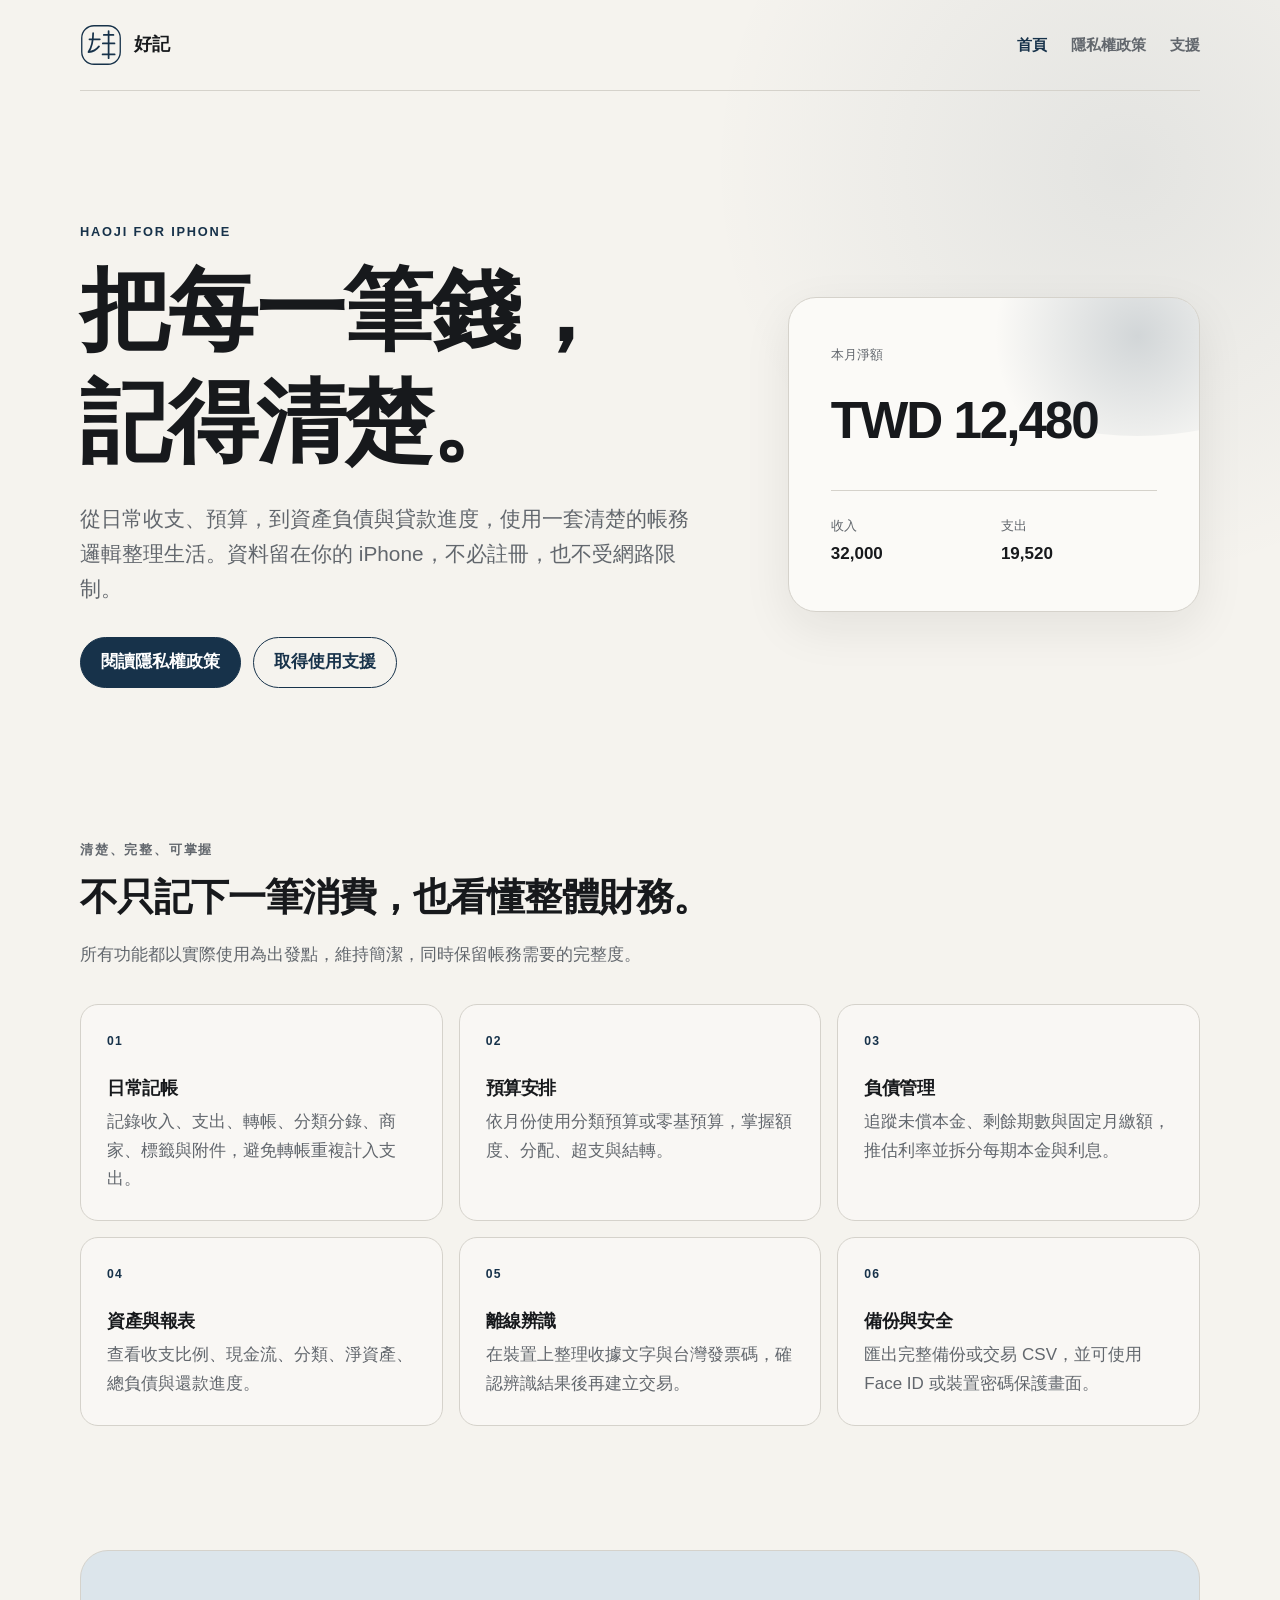
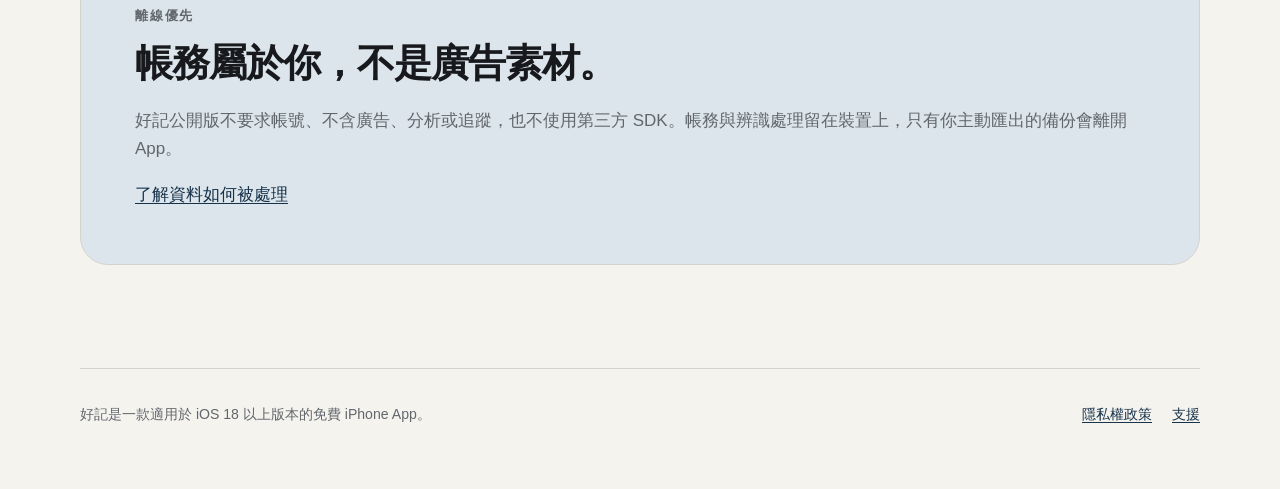
<file: haoji/index.html>
<!doctype html>
<html lang="zh-Hant">
<head>
    <meta charset="utf-8">
    <meta name="viewport" content="width=device-width, initial-scale=1">
    <meta name="description" content="好記是一款離線優先的 iPhone 記帳 App，整合日常收支、預算、資產負債、固定貸款與收據辨識。">
    <meta name="color-scheme" content="light dark">
    <title>好記｜把每一筆錢，記得清楚</title>
    <link rel="stylesheet" href="styles.css">
</head>
<body>
    <a class="skip-link" href="#main-content">跳至主要內容</a>

    <header class="site-header">
        <a class="brand" href="index.html" aria-label="好記首頁">
            <svg class="brand-mark" viewBox="0 0 48 48" role="img" aria-labelledby="brand-title-home">
                <title id="brand-title-home">好記線條印記</title>
                <rect x="2" y="2" width="44" height="44" rx="14" fill="none" stroke="currentColor" stroke-width="1.5"/>
                <path d="M15 10.5c0 8.2-1.4 15.7-5.3 21.6 5.1-.5 9.2-2.8 12-6.5M10.8 17.5h11.8M27.2 12.5h11M32.7 8v31M26.1 22.2h13.3M25.8 34.8h13.8" fill="none" stroke="currentColor" stroke-linecap="round" stroke-linejoin="round" stroke-width="2"/>
            </svg>
            <span>好記</span>
        </a>
        <nav class="site-nav" aria-label="主要導覽">
            <ul>
                <li><a href="index.html" aria-current="page">首頁</a></li>
                <li><a href="privacy.html">隱私權政策</a></li>
                <li><a href="support.html">支援</a></li>
            </ul>
        </nav>
    </header>

    <main id="main-content">
        <section class="hero" aria-labelledby="hero-title">
            <div>
                <p class="eyebrow">HaoJi for iPhone</p>
                <h1 id="hero-title">把每一筆錢，記得清楚。</h1>
                <p class="lede">從日常收支、預算，到資產負債與貸款進度，使用一套清楚的帳務邏輯整理生活。資料留在你的 iPhone，不必註冊，也不受網路限制。</p>
                <div class="actions">
                    <a class="button button-primary" href="privacy.html">閱讀隱私權政策</a>
                    <a class="button button-secondary" href="support.html">取得使用支援</a>
                </div>
            </div>

            <div class="ledger-preview" aria-label="好記本月帳務摘要示意">
                <span class="ledger-label">本月淨額</span>
                <div class="ledger-amount">TWD 12,480</div>
                <div class="metric-grid">
                    <div>
                        <span class="metric-label">收入</span>
                        <span class="metric-value">32,000</span>
                    </div>
                    <div>
                        <span class="metric-label">支出</span>
                        <span class="metric-value">19,520</span>
                    </div>
                </div>
            </div>
        </section>

        <section class="section" aria-labelledby="features-title">
            <div class="section-heading">
                <p class="eyebrow">清楚、完整、可掌握</p>
                <h2 id="features-title">不只記下一筆消費，也看懂整體財務。</h2>
                <p>所有功能都以實際使用為出發點，維持簡潔，同時保留帳務需要的完整度。</p>
            </div>
            <div class="card-grid">
                <article class="card">
                    <span class="card-number">01</span>
                    <h3>日常記帳</h3>
                    <p>記錄收入、支出、轉帳、分類分錄、商家、標籤與附件，避免轉帳重複計入支出。</p>
                </article>
                <article class="card">
                    <span class="card-number">02</span>
                    <h3>預算安排</h3>
                    <p>依月份使用分類預算或零基預算，掌握額度、分配、超支與結轉。</p>
                </article>
                <article class="card">
                    <span class="card-number">03</span>
                    <h3>負債管理</h3>
                    <p>追蹤未償本金、剩餘期數與固定月繳額，推估利率並拆分每期本金與利息。</p>
                </article>
                <article class="card">
                    <span class="card-number">04</span>
                    <h3>資產與報表</h3>
                    <p>查看收支比例、現金流、分類、淨資產、總負債與還款進度。</p>
                </article>
                <article class="card">
                    <span class="card-number">05</span>
                    <h3>離線辨識</h3>
                    <p>在裝置上整理收據文字與台灣發票碼，確認辨識結果後再建立交易。</p>
                </article>
                <article class="card">
                    <span class="card-number">06</span>
                    <h3>備份與安全</h3>
                    <p>匯出完整備份或交易 CSV，並可使用 Face ID 或裝置密碼保護畫面。</p>
                </article>
            </div>
        </section>

        <section class="section" aria-labelledby="privacy-title">
            <div class="notice">
                <p class="eyebrow">離線優先</p>
                <h2 id="privacy-title">帳務屬於你，不是廣告素材。</h2>
                <p>好記公開版不要求帳號、不含廣告、分析或追蹤，也不使用第三方 SDK。帳務與辨識處理留在裝置上，只有你主動匯出的備份會離開 App。</p>
                <a href="privacy.html">了解資料如何被處理</a>
            </div>
        </section>
    </main>

    <footer class="site-footer">
        <p>好記是一款適用於 iOS 18 以上版本的免費 iPhone App。</p>
        <nav class="footer-links" aria-label="頁尾導覽">
            <a href="privacy.html">隱私權政策</a>
            <a href="support.html">支援</a>
        </nav>
    </footer>
</body>
</html>
</file>
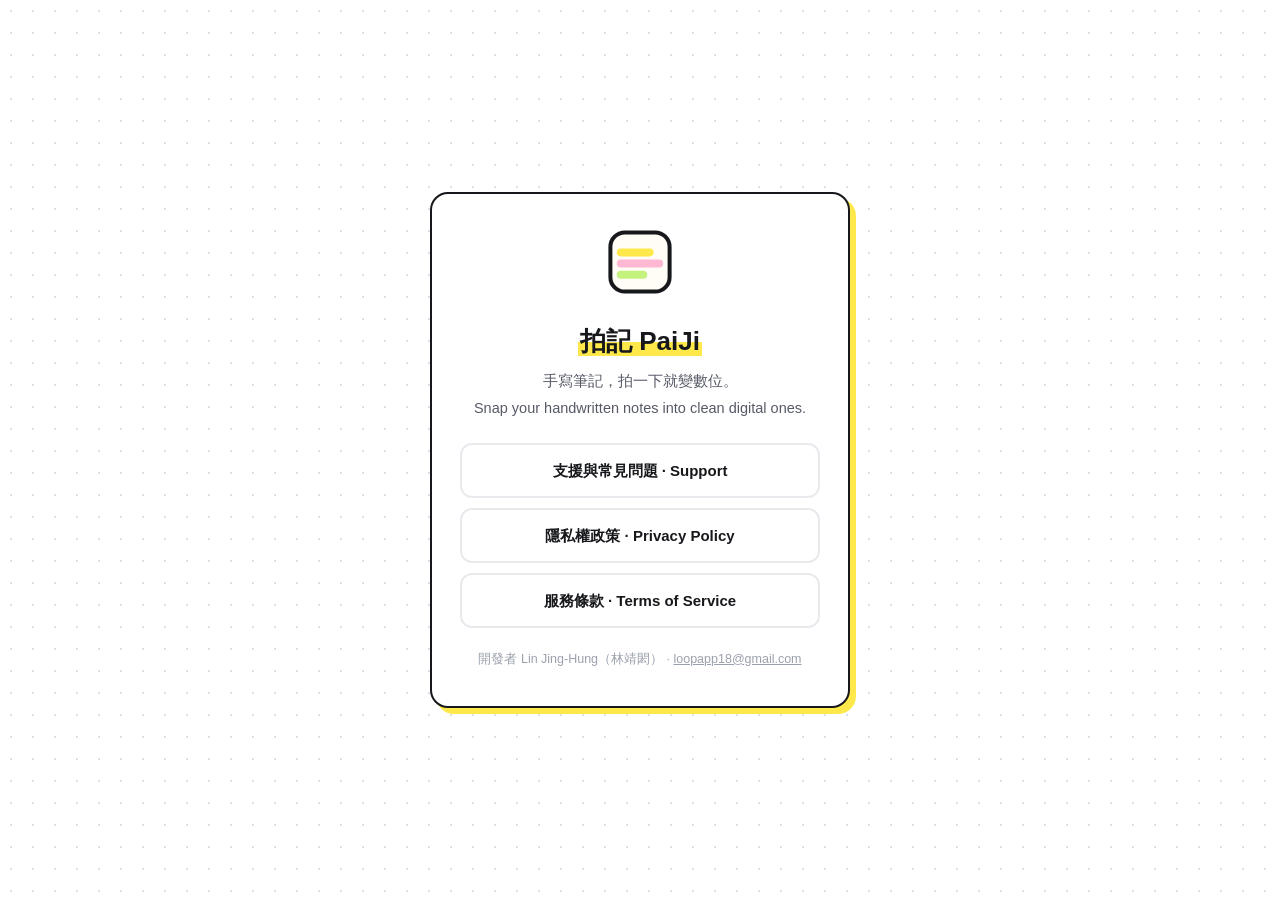
<file: paiji/index.html>
<!DOCTYPE html>
<html lang="zh-Hant">
<head>
<meta charset="UTF-8">
<meta name="viewport" content="width=device-width, initial-scale=1.0">
<title>拍記 PaiJi — 手寫筆記，拍一下就變數位</title>
<style>
  :root{
    --bg:#FFFFFF; --sunken:#F4F5F7; --ink:#17181C; --muted:#565A66; --faint:#9AA0AC;
    --line:#E8EAEE; --hl-yellow:#FFE94A; --hl-pink:#FFB8D4; --hl-green:#C4F27D; --dot:#DCE0E6;
  }
  *{box-sizing:border-box;margin:0;padding:0}
  body{
    background:var(--bg);
    background-image:radial-gradient(var(--dot) 1.1px, transparent 1.1px);
    background-size:22px 22px;
    color:var(--ink);
    font-family:-apple-system,BlinkMacSystemFont,"Segoe UI","Noto Sans TC","PingFang TC",Roboto,sans-serif;
    line-height:1.8;
    display:flex;align-items:center;justify-content:center;min-height:100vh;padding:24px;
  }
  .card{background:var(--bg);border:2.5px solid var(--ink);border-radius:18px;max-width:420px;width:100%;
    padding:36px 28px;text-align:center;box-shadow:6px 6px 0 var(--hl-yellow)}
  h1{font-size:26px;margin:14px 0 4px}
  h1 mark{background:linear-gradient(transparent 55%, var(--hl-yellow) 55%);color:inherit;padding:0 2px}
  .tag{color:var(--muted);font-size:14.5px;margin-bottom:22px}
  nav a{display:block;border:2px solid var(--line);border-radius:12px;padding:12px;margin:10px 0;
    text-decoration:none;color:var(--ink);font-weight:700;font-size:15px}
  nav a:hover{border-color:var(--ink);background:var(--sunken)}
  footer{margin-top:20px;color:var(--faint);font-size:12.5px}
  footer a{color:inherit}
</style>
</head>
<body>
  <div class="card">
    <svg width="64" height="64" viewBox="0 0 40 40" role="img" aria-label="拍記 PaiJi">
      <rect x="1.5" y="1.5" width="37" height="37" rx="9" fill="#FFFDF5" stroke="#17181C" stroke-width="2.5"/>
      <path d="M8 14 h18" stroke="#FFE94A" stroke-width="5" stroke-linecap="round"/>
      <path d="M8 21 h24" stroke="#FFB8D4" stroke-width="5" stroke-linecap="round"/>
      <path d="M8 28 h14" stroke="#C4F27D" stroke-width="5" stroke-linecap="round"/>
    </svg>
    <h1><mark>拍記 PaiJi</mark></h1>
    <p class="tag">手寫筆記，拍一下就變數位。<br>Snap your handwritten notes into clean digital ones.</p>
    <nav>
      <a href="support.html">支援與常見問題 · Support</a>
      <a href="privacy.html">隱私權政策 · Privacy Policy</a>
      <a href="terms.html">服務條款 · Terms of Service</a>
    </nav>
    <footer>
      <p>開發者 Lin Jing-Hung（林靖閎） · <a href="mailto:loopapp18@gmail.com">loopapp18@gmail.com</a></p>
    </footer>
  </div>
</body>
</html>
</file>
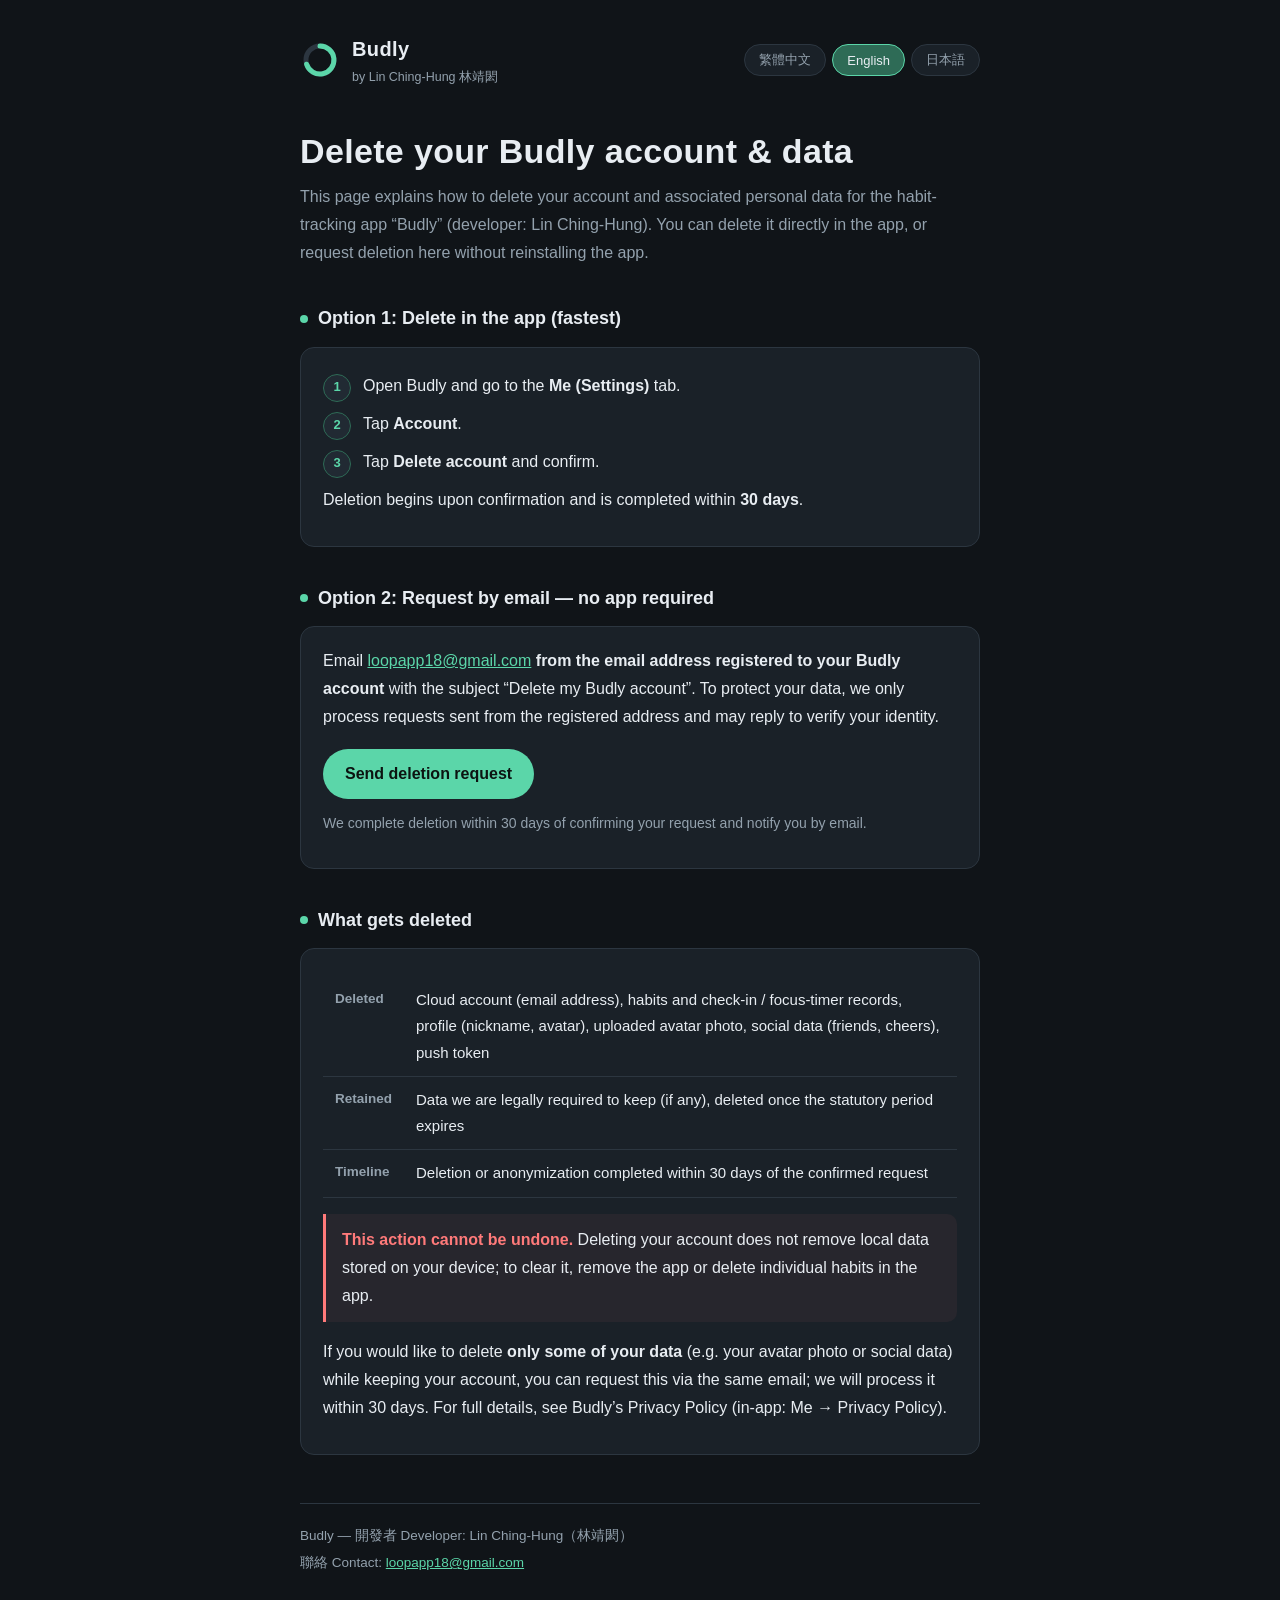
<file: delete-account.html>
<!DOCTYPE html>
<html lang="zh-Hant">
<head>
<meta charset="UTF-8">
<meta name="viewport" content="width=device-width, initial-scale=1.0">
<title>Budly — 帳號與資料刪除 / Account &amp; Data Deletion</title>
<meta name="description" content="如何刪除你的 Budly 帳號與個人資料。How to delete your Budly account and data.">
<style>
  :root{
    --bg:#101418; --surface:#1a2128; --surface-2:#212a33;
    --text:#e8edf2; --muted:#93a1ad; --line:#2c3640;
    --accent:#5bd6a9; --accent-dim:#2e6b56; --danger:#ff7a7a;
    --radius:14px;
  }
  *{box-sizing:border-box;margin:0;padding:0}
  html{scroll-behavior:smooth}
  @media (prefers-reduced-motion:reduce){html{scroll-behavior:auto}}
  body{
    background:var(--bg); color:var(--text);
    font-family:-apple-system,BlinkMacSystemFont,"Segoe UI","Noto Sans TC","Noto Sans JP","PingFang TC","Hiragino Sans",Roboto,sans-serif;
    line-height:1.75; font-size:16px;
  }
  .wrap{max-width:720px;margin:0 auto;padding:32px 20px 64px}
  header.site{display:flex;align-items:center;justify-content:space-between;gap:16px;margin-bottom:40px;flex-wrap:wrap}
  .brand{display:flex;align-items:center;gap:12px}
  .brand svg{display:block}
  .brand .name{font-weight:700;font-size:20px;letter-spacing:.02em}
  .brand .by{font-size:12.5px;color:var(--muted)}
  .lang{display:flex;gap:6px}
  .lang button{
    background:var(--surface);color:var(--muted);border:1px solid var(--line);
    border-radius:999px;padding:6px 14px;font-size:13px;cursor:pointer;font-family:inherit;
  }
  .lang button[aria-pressed="true"]{background:var(--accent-dim);color:var(--text);border-color:var(--accent)}
  .lang button:focus-visible{outline:2px solid var(--accent);outline-offset:2px}

  h1{font-size:clamp(26px,5vw,34px);line-height:1.3;margin-bottom:10px;letter-spacing:.01em}
  .lede{color:var(--muted);margin-bottom:32px}
  h2{font-size:18px;margin:36px 0 12px;display:flex;align-items:center;gap:10px}
  h2 .tick{width:8px;height:8px;border-radius:50%;background:var(--accent);flex:none}
  p{margin-bottom:12px}
  .card{background:var(--surface);border:1px solid var(--line);border-radius:var(--radius);padding:20px 22px;margin-bottom:16px}
  ol.steps{list-style:none;counter-reset:s;margin:4px 0}
  ol.steps li{counter-increment:s;position:relative;padding-left:40px;margin-bottom:10px}
  ol.steps li::before{
    content:counter(s);position:absolute;left:0;top:2px;width:26px;height:26px;border-radius:50%;
    background:var(--surface-2);border:1px solid var(--accent-dim);color:var(--accent);
    font-size:13px;font-weight:700;display:flex;align-items:center;justify-content:center;
  }
  ul.plain{list-style:none}
  ul.plain li{padding-left:22px;position:relative;margin-bottom:8px}
  ul.plain li::before{content:"";position:absolute;left:4px;top:.72em;width:7px;height:7px;border-radius:50%;background:var(--accent-dim)}
  .danger-note{border-left:3px solid var(--danger);background:rgba(255,122,122,.06);padding:12px 16px;border-radius:0 10px 10px 0;margin:16px 0;color:var(--text)}
  .danger-note strong{color:var(--danger)}
  a{color:var(--accent)}
  a.btn{
    display:inline-block;background:var(--accent);color:#0c1411;text-decoration:none;font-weight:700;
    padding:11px 22px;border-radius:999px;margin-top:6px;
  }
  a.btn:focus-visible{outline:2px solid var(--text);outline-offset:2px}
  code{background:var(--surface-2);border:1px solid var(--line);border-radius:6px;padding:1px 7px;font-size:14px;font-family:ui-monospace,SFMono-Regular,Menlo,monospace}
  table{width:100%;border-collapse:collapse;margin:8px 0 4px;font-size:15px}
  th,td{text-align:left;padding:10px 12px;border-bottom:1px solid var(--line);vertical-align:top}
  th{color:var(--muted);font-weight:600;font-size:13.5px;white-space:nowrap}
  footer{margin-top:48px;padding-top:20px;border-top:1px solid var(--line);color:var(--muted);font-size:13.5px}
  footer p{margin-bottom:4px}
  section.i18n[hidden]{display:none}
</style>
</head>
<body>
<div class="wrap">

  <header class="site">
    <div class="brand">
      <!-- Budly ring mark: an open ring — the Budly, released -->
      <svg width="40" height="40" viewBox="0 0 40 40" role="img" aria-label="Budly">
        <circle cx="20" cy="20" r="14" fill="none" stroke="#2c3640" stroke-width="5"/>
        <path d="M20 6 a14 14 0 1 1 -13.4 18.2" fill="none" stroke="#5bd6a9" stroke-width="5" stroke-linecap="round"/>
      </svg>
      <div>
        <div class="name">Budly</div>
        <div class="by">by Lin Ching-Hung 林靖閎</div>
      </div>
    </div>
    <nav class="lang" aria-label="Language">
      <button type="button" data-lang="zh" aria-pressed="true">繁體中文</button>
      <button type="button" data-lang="en" aria-pressed="false">English</button>
      <button type="button" data-lang="ja" aria-pressed="false">日本語</button>
    </nav>
  </header>

  <!-- ===================== 繁體中文 ===================== -->
  <section class="i18n" id="sec-zh" lang="zh-Hant">
    <h1>刪除你的 Budly 帳號與資料</h1>
    <p class="lede">本頁說明如何刪除習慣養成 App「Budly」（開發者：林靖閎）的帳號及相關個人資料。你可以在 App 內直接刪除，也可以不重新安裝 App、直接在本頁提出刪除請求。</p>

    <h2><span class="tick" aria-hidden="true"></span>方式一：在 App 內刪除（最快）</h2>
    <div class="card">
      <ol class="steps">
        <li>開啟 Budly，前往「<strong>我的（設定）</strong>」分頁。</li>
        <li>點選「<strong>帳號</strong>」。</li>
        <li>點選「<strong>刪除帳號</strong>」並依畫面確認。</li>
      </ol>
      <p>確認後即開始刪除程序，最遲於 <strong>30 天內</strong>完成。</p>
    </div>

    <h2><span class="tick" aria-hidden="true"></span>方式二：不需安裝 App，來信提出請求</h2>
    <div class="card">
      <p>請以你<strong>註冊 Budly 帳號時使用的電子郵件</strong>寄信至 <a href="mailto:loopapp18@gmail.com">loopapp18@gmail.com</a>，主旨註明「刪除 Budly 帳號」。為保護你的資料安全，我們僅受理由註冊信箱寄出的請求，必要時會回信與你確認身分。</p>
      <p><a class="btn" href="mailto:loopapp18@gmail.com?subject=%E5%88%AA%E9%99%A4%20Budly%20%E5%B8%B3%E8%99%9F">寄出刪除請求</a></p>
      <p style="color:var(--muted);font-size:14px;margin-top:10px">收到請求後，我們會於 30 天內完成刪除並回信通知你。</p>
    </div>

    <h2><span class="tick" aria-hidden="true"></span>會刪除哪些資料</h2>
    <div class="card">
      <table>
        <tr><th>刪除項目</th><td>雲端帳號（電子郵件）、習慣與打卡／專注計時紀錄、個人檔案（暱稱、頭像）、已上傳的頭像照片、好友關係與加油等社交資料、推播識別碼（push token）</td></tr>
        <tr><th>保留項目</th><td>法律要求保留之資料（如有），保留至法定期限屆滿後刪除</td></tr>
        <tr><th>處理期限</th><td>自確認請求起 30 天內完成刪除或匿名化</td></tr>
      </table>
      <div class="danger-note"><strong>此操作無法復原。</strong>刪除帳號不會移除你裝置上的本機資料；如需一併清除，請自行刪除 App 或在 App 內刪除個別習慣。</div>
      <p>若你只想刪除<strong>部分資料</strong>（例如頭像照片或社交資料）而保留帳號，也可透過上方信箱提出，我們會於 30 天內處理。詳細的資料處理方式請參閱 Budly 的《隱私權政策》（App 內「我的 → 隱私權政策」）。</p>
    </div>
  </section>

  <!-- ===================== English ===================== -->
  <section class="i18n" id="sec-en" lang="en" hidden>
    <h1>Delete your Budly account &amp; data</h1>
    <p class="lede">This page explains how to delete your account and associated personal data for the habit-tracking app “Budly” (developer: Lin Ching-Hung). You can delete it directly in the app, or request deletion here without reinstalling the app.</p>

    <h2><span class="tick" aria-hidden="true"></span>Option 1: Delete in the app (fastest)</h2>
    <div class="card">
      <ol class="steps">
        <li>Open Budly and go to the <strong>Me (Settings)</strong> tab.</li>
        <li>Tap <strong>Account</strong>.</li>
        <li>Tap <strong>Delete account</strong> and confirm.</li>
      </ol>
      <p>Deletion begins upon confirmation and is completed within <strong>30 days</strong>.</p>
    </div>

    <h2><span class="tick" aria-hidden="true"></span>Option 2: Request by email — no app required</h2>
    <div class="card">
      <p>Email <a href="mailto:loopapp18@gmail.com">loopapp18@gmail.com</a> <strong>from the email address registered to your Budly account</strong> with the subject “Delete my Budly account”. To protect your data, we only process requests sent from the registered address and may reply to verify your identity.</p>
      <p><a class="btn" href="mailto:loopapp18@gmail.com?subject=Delete%20my%20Budly%20account">Send deletion request</a></p>
      <p style="color:var(--muted);font-size:14px;margin-top:10px">We complete deletion within 30 days of confirming your request and notify you by email.</p>
    </div>

    <h2><span class="tick" aria-hidden="true"></span>What gets deleted</h2>
    <div class="card">
      <table>
        <tr><th>Deleted</th><td>Cloud account (email address), habits and check-in / focus-timer records, profile (nickname, avatar), uploaded avatar photo, social data (friends, cheers), push token</td></tr>
        <tr><th>Retained</th><td>Data we are legally required to keep (if any), deleted once the statutory period expires</td></tr>
        <tr><th>Timeline</th><td>Deletion or anonymization completed within 30 days of the confirmed request</td></tr>
      </table>
      <div class="danger-note"><strong>This action cannot be undone.</strong> Deleting your account does not remove local data stored on your device; to clear it, remove the app or delete individual habits in the app.</div>
      <p>If you would like to delete <strong>only some of your data</strong> (e.g. your avatar photo or social data) while keeping your account, you can request this via the same email; we will process it within 30 days. For full details, see Budly’s Privacy Policy (in-app: Me → Privacy Policy).</p>
    </div>
  </section>

  <!-- ===================== 日本語 ===================== -->
  <section class="i18n" id="sec-ja" lang="ja" hidden>
    <h1>Budly アカウントとデータの削除</h1>
    <p class="lede">本ページでは、習慣化アプリ「Budly」（開発者：林靖閎）のアカウントと関連する個人データの削除方法を説明します。アプリ内で直接削除できるほか、アプリを再インストールせずに本ページから削除を依頼することもできます。</p>

    <h2><span class="tick" aria-hidden="true"></span>方法1：アプリ内で削除（最速）</h2>
    <div class="card">
      <ol class="steps">
        <li>Budly を開き、「<strong>マイ（設定）</strong>」タブへ進みます。</li>
        <li>「<strong>アカウント</strong>」をタップします。</li>
        <li>「<strong>アカウント削除</strong>」をタップし、確認します。</li>
      </ol>
      <p>確認後に削除手続きが開始され、<strong>30日以内</strong>に完了します。</p>
    </div>

    <h2><span class="tick" aria-hidden="true"></span>方法2：アプリ不要、メールで依頼</h2>
    <div class="card">
      <p><strong>Budly アカウントに登録したメールアドレス</strong>から、件名「Budly アカウント削除」で <a href="mailto:loopapp18@gmail.com">loopapp18@gmail.com</a> 宛にご連絡ください。データ保護のため、登録メールアドレスからの依頼のみ受け付け、必要に応じて本人確認のため返信する場合があります。</p>
      <p><a class="btn" href="mailto:loopapp18@gmail.com?subject=Budly%20%E3%82%A2%E3%82%AB%E3%82%A6%E3%83%B3%E3%83%88%E5%89%8A%E9%99%A4">削除依頼を送る</a></p>
      <p style="color:var(--muted);font-size:14px;margin-top:10px">依頼の確認後、30日以内に削除を完了し、メールでお知らせします。</p>
    </div>

    <h2><span class="tick" aria-hidden="true"></span>削除されるデータ</h2>
    <div class="card">
      <table>
        <tr><th>削除対象</th><td>クラウドアカウント（メールアドレス）、習慣とチェックイン／集中計測の記録、プロフィール（ニックネーム、アバター）、アップロードしたアバター写真、フレンドや応援などのソーシャルデータ、プッシュトークン</td></tr>
        <tr><th>保持対象</th><td>法律により保持が必要なデータ（ある場合）。法定期間の経過後に削除します</td></tr>
        <tr><th>期間</th><td>依頼の確認から30日以内に削除または匿名化を完了</td></tr>
      </table>
      <div class="danger-note"><strong>この操作は取り消せません。</strong>アカウントを削除しても、端末内のローカルデータは削除されません。消去するには、アプリを削除するか、アプリ内で個別の習慣を削除してください。</div>
      <p>アカウントを保持したまま<strong>一部のデータのみ</strong>（アバター写真やソーシャルデータなど）を削除したい場合も、上記メールからご依頼ください。30日以内に対応します。詳細は Budly のプライバシーポリシー（アプリ内：マイ → プライバシーポリシー）をご覧ください。</p>
    </div>
  </section>

  <footer>
    <p>Budly — 開發者 Developer: Lin Ching-Hung（林靖閎）</p>
    <p>聯絡 Contact: <a href="mailto:loopapp18@gmail.com">loopapp18@gmail.com</a></p>
  </footer>
</div>

<script>
(function(){
  var btns = document.querySelectorAll('.lang button');
  var secs = { zh: document.getElementById('sec-zh'), en: document.getElementById('sec-en'), ja: document.getElementById('sec-ja') };
  function show(lang){
    Object.keys(secs).forEach(function(k){ secs[k].hidden = (k !== lang); });
    btns.forEach(function(b){ b.setAttribute('aria-pressed', String(b.dataset.lang === lang)); });
    document.documentElement.lang = lang === 'zh' ? 'zh-Hant' : lang;
  }
  btns.forEach(function(b){ b.addEventListener('click', function(){ show(b.dataset.lang); }); });
  // Pick a sensible default from the browser language
  var nav = (navigator.language || 'zh').toLowerCase();
  if (nav.indexOf('ja') === 0) show('ja');
  else if (nav.indexOf('zh') === 0) show('zh');
  else show('en');
})();
</script>
</body>
</html>
</file>
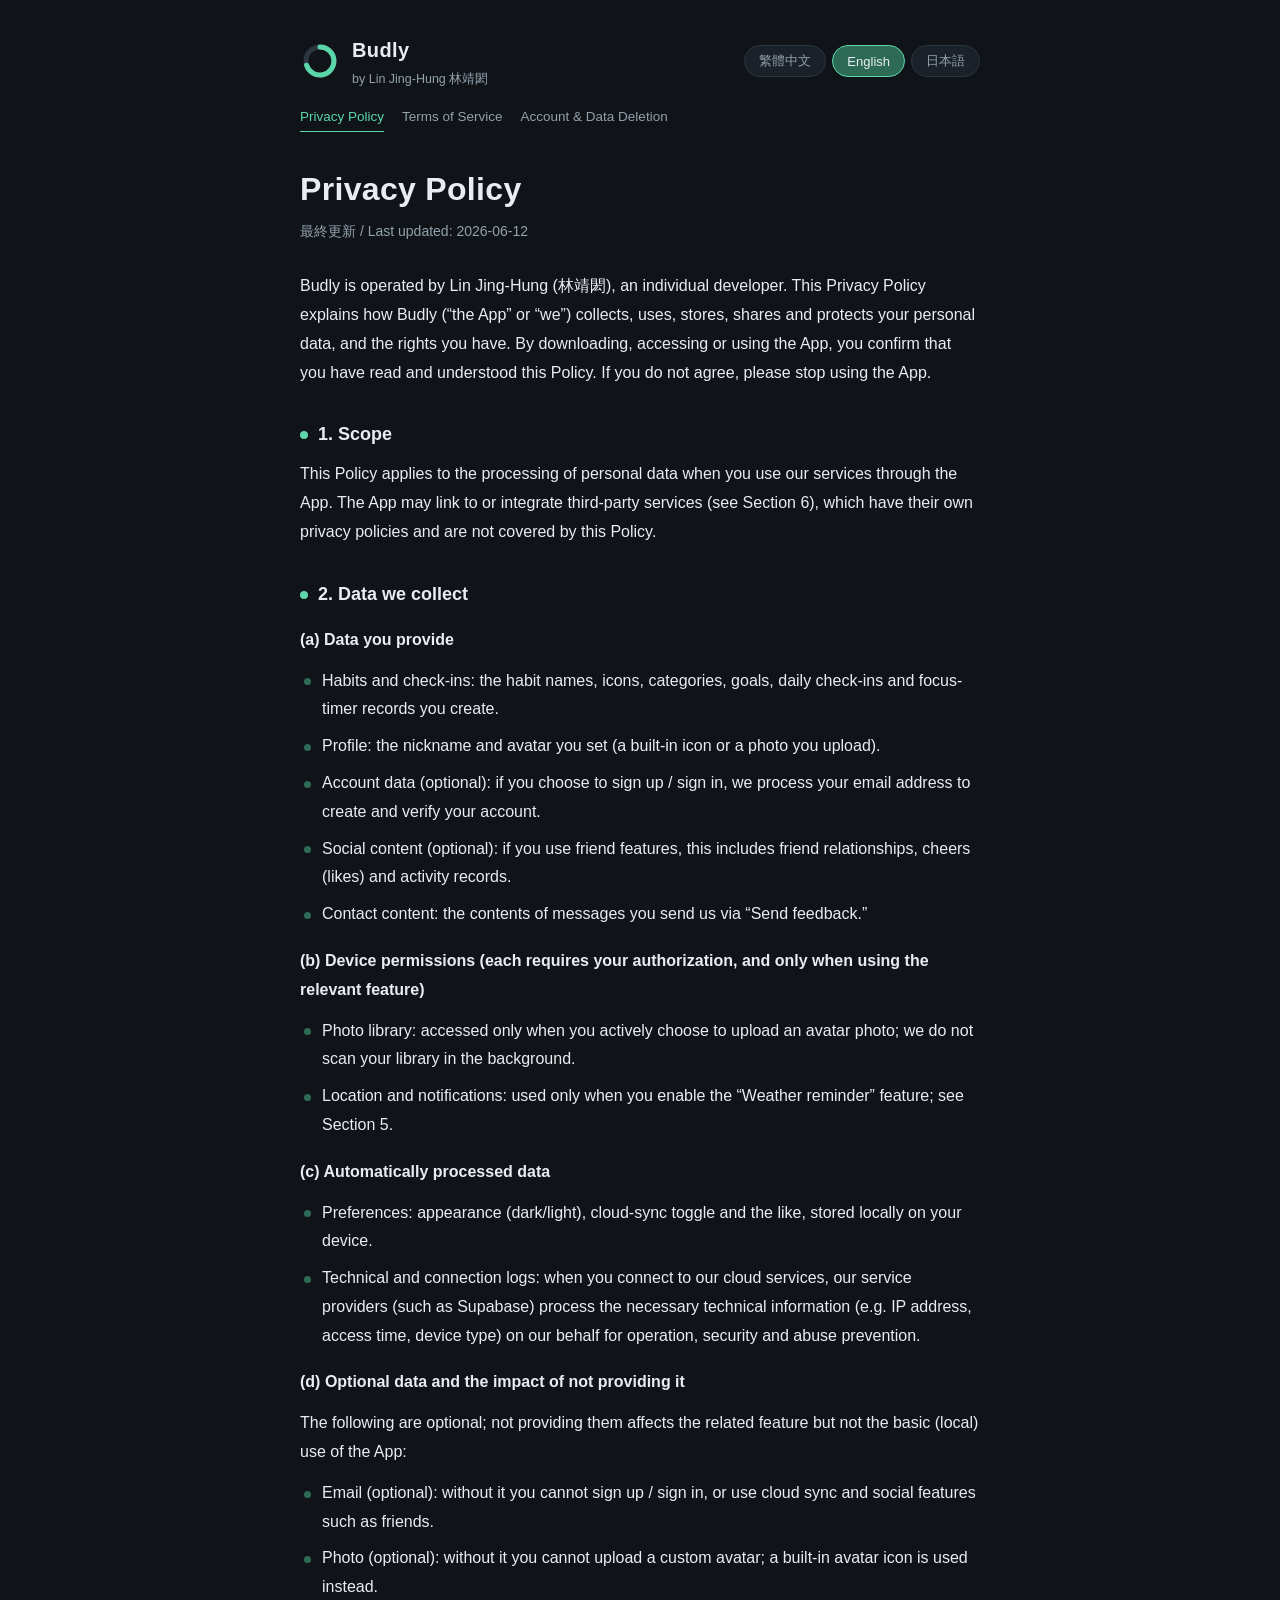
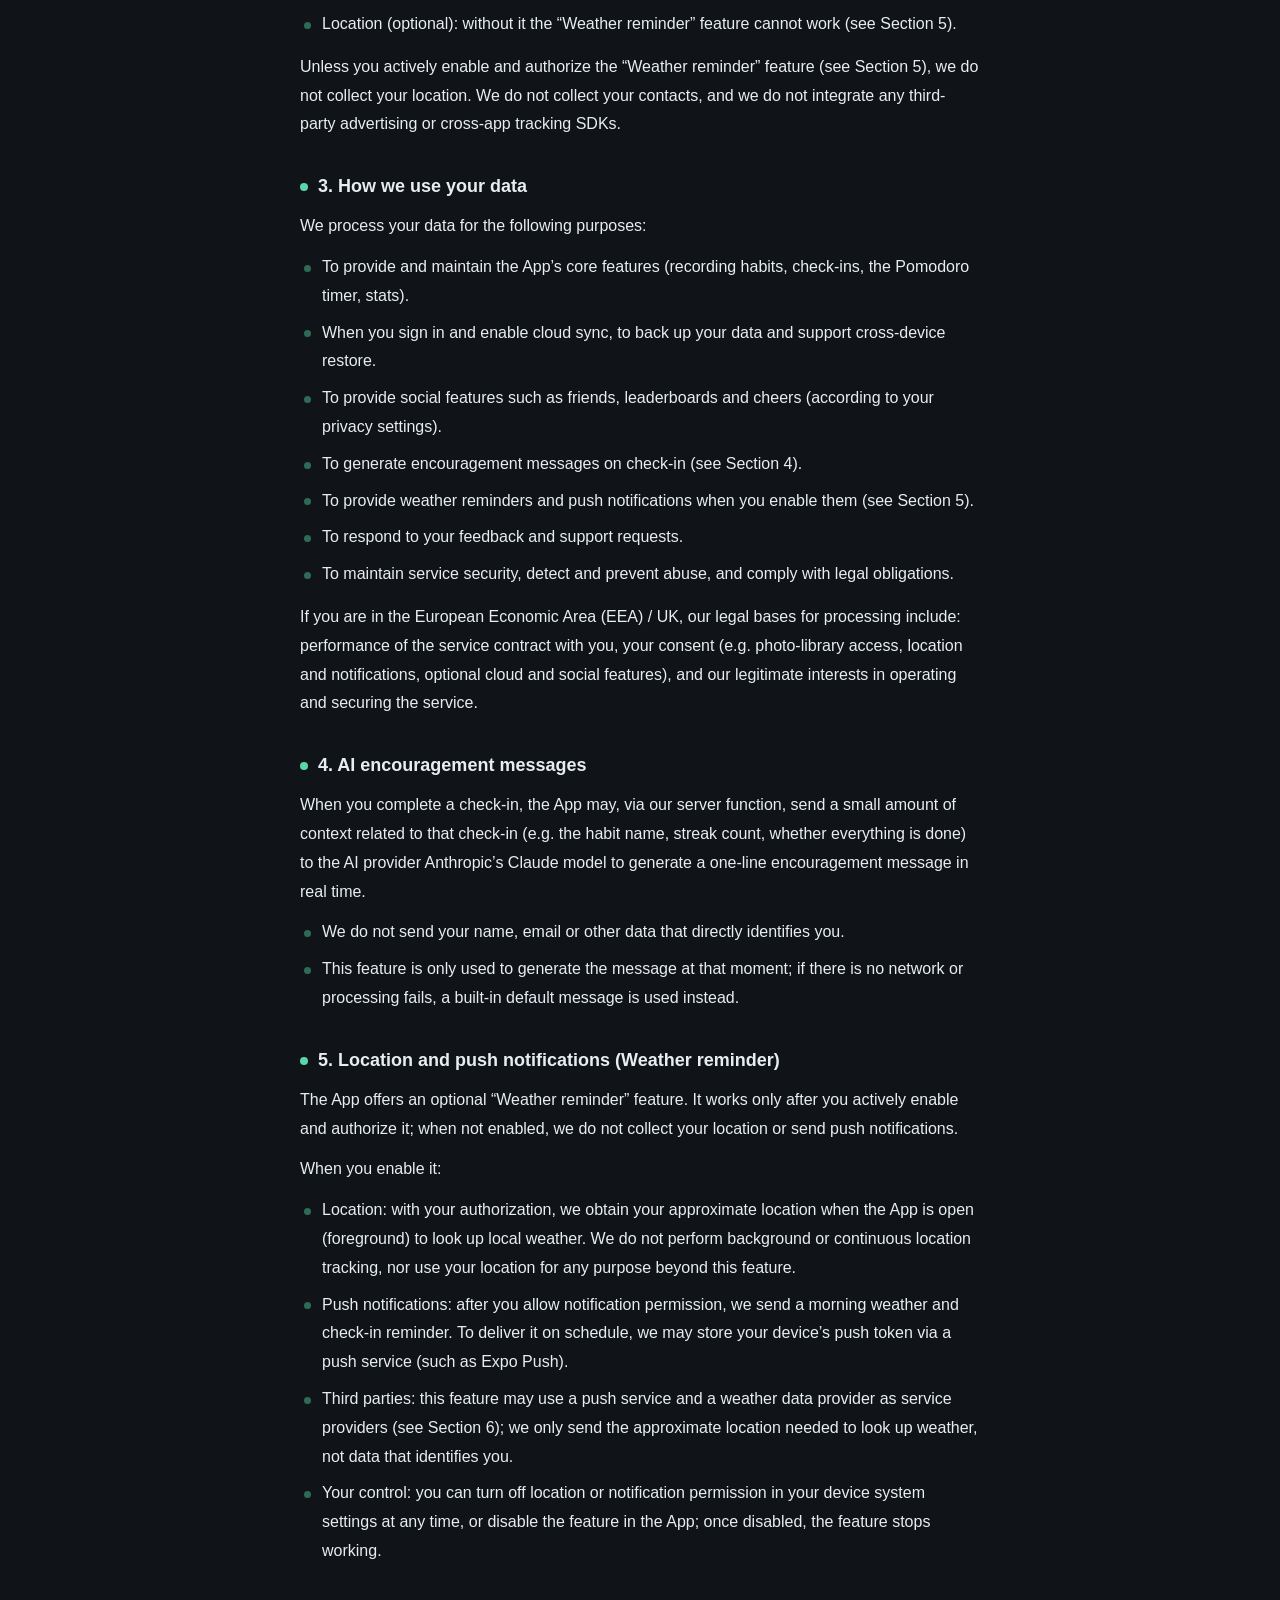
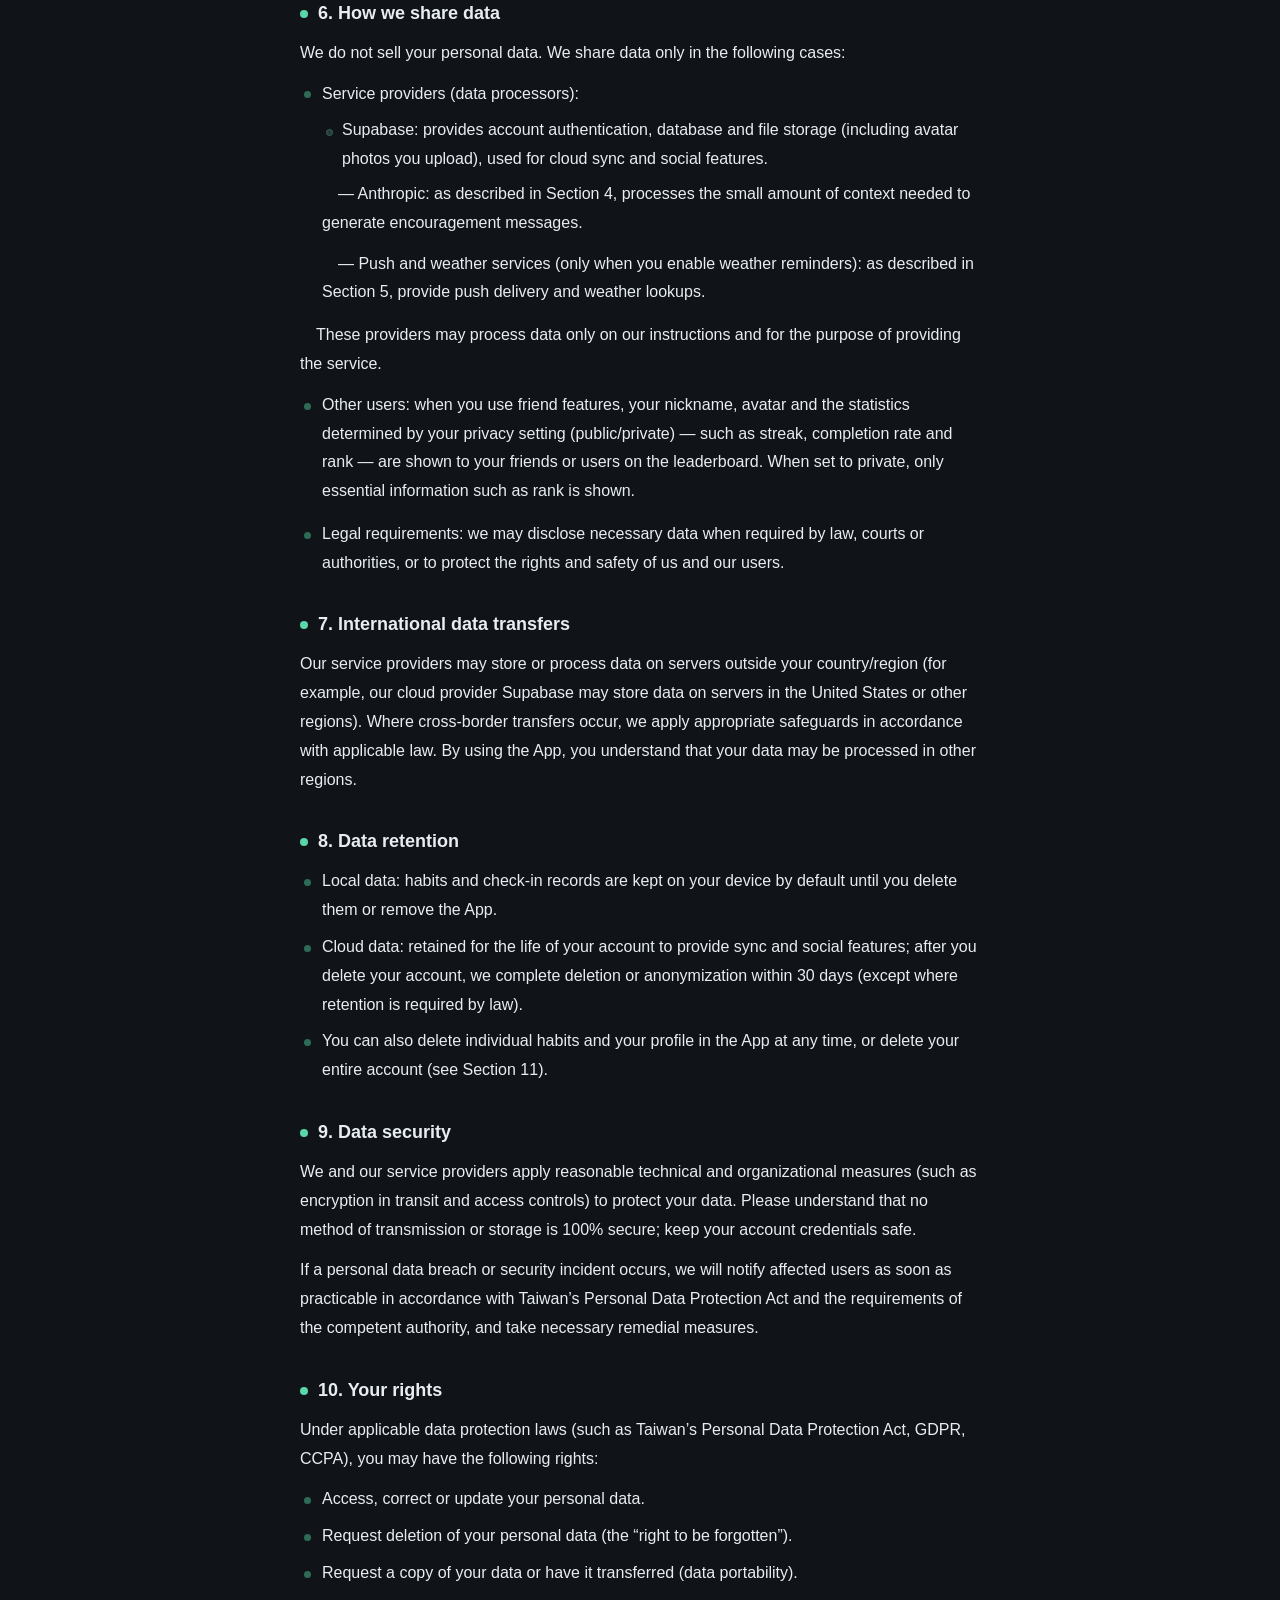
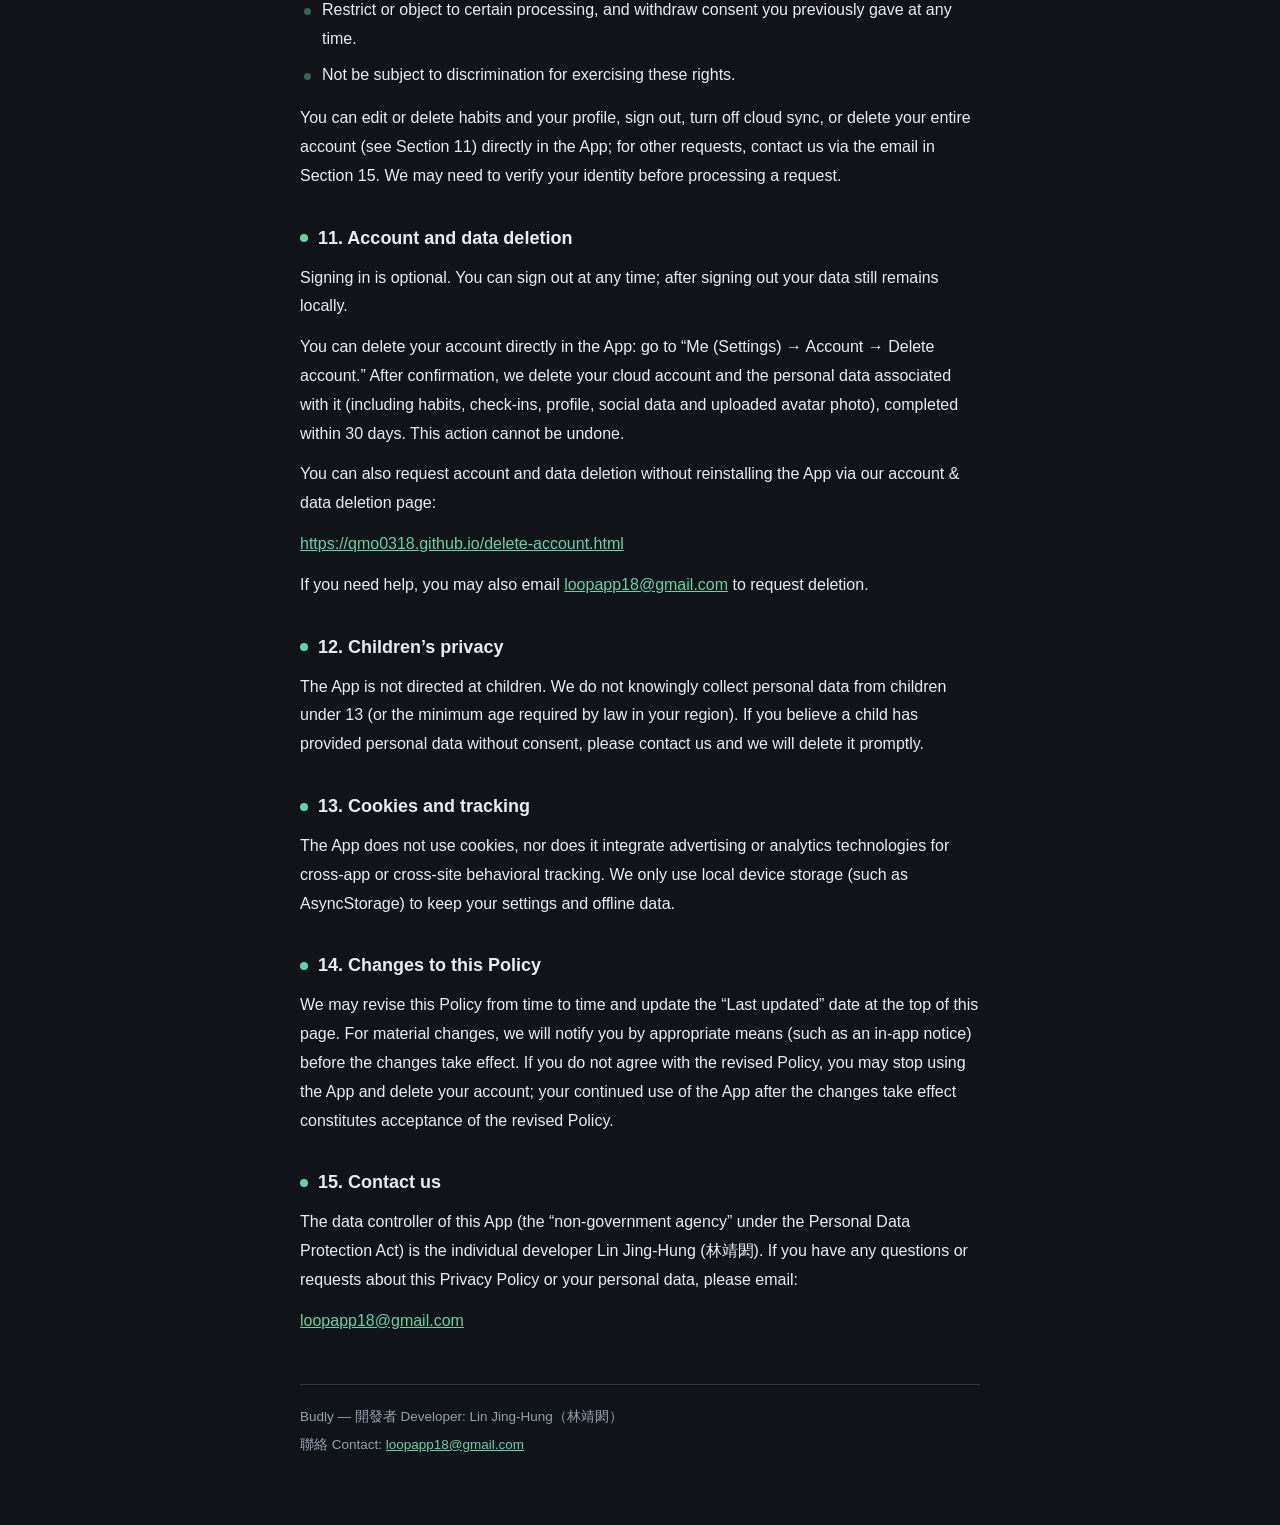
<file: privacy.html>
<!DOCTYPE html>
<html lang="zh-Hant">
<head>
<meta charset="UTF-8">
<meta name="viewport" content="width=device-width, initial-scale=1.0">
<title>Budly — 隱私權政策 / Privacy Policy</title>
<style>
  :root{
    --bg:#101418; --surface:#1a2128; --surface-2:#212a33;
    --text:#e8edf2; --muted:#93a1ad; --line:#2c3640;
    --accent:#5bd6a9; --accent-dim:#2e6b56;
    --radius:14px;
  }
  *{box-sizing:border-box;margin:0;padding:0}
  html{scroll-behavior:smooth}
  @media (prefers-reduced-motion:reduce){html{scroll-behavior:auto}}
  body{
    background:var(--bg); color:var(--text);
    font-family:-apple-system,BlinkMacSystemFont,"Segoe UI","Noto Sans TC","Noto Sans JP","PingFang TC","Hiragino Sans",Roboto,sans-serif;
    line-height:1.8; font-size:16px;
  }
  .wrap{max-width:720px;margin:0 auto;padding:32px 20px 64px}
  header.site{display:flex;align-items:center;justify-content:space-between;gap:16px;margin-bottom:8px;flex-wrap:wrap}
  .brand{display:flex;align-items:center;gap:12px}
  .brand a{display:flex;align-items:center;gap:12px;text-decoration:none;color:inherit}
  .brand svg{display:block}
  .brand .name{font-weight:700;font-size:20px;letter-spacing:.02em}
  .brand .by{font-size:12.5px;color:var(--muted)}
  .lang{display:flex;gap:6px}
  .lang button{
    background:var(--surface);color:var(--muted);border:1px solid var(--line);
    border-radius:999px;padding:6px 14px;font-size:13px;cursor:pointer;font-family:inherit;
  }
  .lang button[aria-pressed="true"]{background:var(--accent-dim);color:var(--text);border-color:var(--accent)}
  .lang button:focus-visible{outline:2px solid var(--accent);outline-offset:2px}
  nav.docs{display:flex;gap:18px;margin:14px 0 36px;font-size:13.5px;flex-wrap:wrap}
  nav.docs a{color:var(--muted);text-decoration:none;border-bottom:1px solid transparent;padding-bottom:2px}
  nav.docs a:hover{color:var(--text)}
  nav.docs a[aria-current="page"]{color:var(--accent);border-bottom-color:var(--accent)}
  h1{font-size:clamp(25px,5vw,32px);line-height:1.35;margin-bottom:8px;letter-spacing:.01em}
  .lede{color:var(--muted);font-size:14px;margin-bottom:28px}
  h2{font-size:18px;margin:34px 0 12px;display:flex;align-items:flex-start;gap:10px;line-height:1.5}
  h2 .tick{width:8px;height:8px;border-radius:50%;background:var(--accent);flex:none;margin-top:.55em}
  p{margin-bottom:12px}
  p.sub{font-weight:700;margin-top:18px}
  ul.plain{list-style:none;margin:4px 0 14px}
  ul.plain li{padding-left:22px;position:relative;margin-bottom:8px}
  ul.plain li::before{content:"";position:absolute;left:4px;top:.74em;width:7px;height:7px;border-radius:50%;background:var(--accent-dim)}
  ul.plain ul{list-style:none;margin-top:8px}
  ul.plain ul li{padding-left:20px;margin-bottom:6px}
  ul.plain ul li::before{width:5px;height:5px;top:.8em;left:4px;background:var(--line);border:1px solid var(--accent-dim)}
  a{color:var(--accent)}
  footer{margin-top:48px;padding-top:20px;border-top:1px solid var(--line);color:var(--muted);font-size:13.5px}
  footer p{margin-bottom:4px}
  section.i18n[hidden]{display:none}
</style>
</head>
<body>
<div class="wrap">

  <header class="site">
    <div class="brand">
      <a href="./" aria-label="Budly">
        <svg width="40" height="40" viewBox="0 0 40 40" role="img" aria-label="Budly">
          <circle cx="20" cy="20" r="14" fill="none" stroke="#2c3640" stroke-width="5"/>
          <path d="M20 6 a14 14 0 1 1 -13.4 18.2" fill="none" stroke="#5bd6a9" stroke-width="5" stroke-linecap="round"/>
        </svg>
        <div>
          <div class="name">Budly</div>
          <div class="by">by Lin Jing-Hung 林靖閎</div>
        </div>
      </a>
    </div>
    <nav class="lang" aria-label="Language">
      <button type="button" data-lang="zh" aria-pressed="true">繁體中文</button>
      <button type="button" data-lang="en" aria-pressed="false">English</button>
      <button type="button" data-lang="ja" aria-pressed="false">日本語</button>
    </nav>
  </header>

<section class="i18n" id="sec-zh" lang="zh-Hant">
<nav class="docs" aria-label="Documents"><a href="privacy.html" aria-current="page">隱私權政策</a><a href="terms.html">服務條款</a><a href="delete-account.html">帳號與資料刪除</a></nav>
<h1>隱私權政策</h1>
<p class="lede">最終更新 / Last updated: 2026-06-12</p>
<p>Budly 由個人開發者林靖閎營運。本隱私權政策說明 Budly（以下稱「本 App」或「我們」）如何收集、使用、儲存、分享與保護你的個人資料，以及你享有的權利。當你下載、存取或使用本 App，即表示你已閱讀並理解本政策。若你不同意本政策，請停止使用本 App。</p>
<h2><span class="tick" aria-hidden="true"></span><span>1. 適用範圍</span></h2>
<p>本政策適用於你透過本 App 使用我們服務時所進行的個人資料處理。本 App 可能連結或整合第三方服務（見第 6 節），這些第三方有其各自的隱私政策，不在本政策的適用範圍內。</p>
<h2><span class="tick" aria-hidden="true"></span><span>2. 我們收集哪些資料</span></h2>
<p class="sub">（a）你主動提供的資料</p>
<ul class="plain">
<li>習慣與打卡內容：你建立的習慣名稱、圖示、分類、目標、每日打卡與專注計時紀錄。
</li>
<li>個人檔案：你設定的暱稱、頭像（內建圖示或你上傳的相片）。
</li>
<li>帳號資料（選用）：若你選擇註冊/登入，我們會處理你的電子郵件位址以建立與驗證帳號。
</li>
<li>社交內容（選用）：若你使用好友功能，包含好友關係、加油（按讚）與動態紀錄。
</li>
<li>聯絡內容：你透過「意見回饋」寄給我們的信件內容。
</li>
</ul>
<p class="sub">（b）裝置權限（皆需你授權，且僅在使用對應功能時）</p>
<ul class="plain">
<li>相片圖庫：僅在你主動選擇上傳頭像照片時才會存取；我們不會在背景掃描你的相簿。
</li>
<li>位置與通知：僅在你啟用「天氣提醒」功能時使用，詳見第 5 節。
</li>
</ul>
<p class="sub">（c）自動處理的資料</p>
<ul class="plain">
<li>偏好設定：外觀（深/淺色）、雲端同步開關等，儲存在你的裝置本機。
</li>
<li>技術與連線紀錄：當你連線至我們的雲端服務時，我們委託的服務供應商（如 Supabase）會基於營運、安全與防止濫用之目的，代我們處理必要的技術資訊（例如 IP 位址、存取時間、裝置類型）。
</li>
</ul>
<p class="sub">（d）你可自由選擇是否提供，及不提供之影響</p>
<p>下列資料由你自由選擇是否提供；若不提供，將影響對應功能，但不影響本 App 的基本（本機）使用：</p>
<ul class="plain">
<li>電子郵件（選用）：不提供則無法註冊/登入，亦無法使用雲端同步與好友等社交功能。
</li>
<li>相片（選用）：不提供則無法上傳自訂頭像，將改用內建頭像圖示。
</li>
<li>位置（選用）：不提供則「天氣提醒」功能無法運作（見第 5 節）。
</li>
</ul>
<p>除非你主動啟用「天氣提醒」功能並授權（見第 5 節），否則我們不會收集你的地理位置。我們不會收集你的通訊錄，也未整合任何第三方廣告或跨 App 追蹤 SDK。</p>
<h2><span class="tick" aria-hidden="true"></span><span>3. 我們如何使用你的資料</span></h2>
<p>我們基於以下目的處理你的資料：</p>
<ul class="plain">
<li>提供與維持本 App 的核心功能（記錄習慣、打卡、番茄鐘、統計）。
</li>
<li>在你登入並啟用雲端同步時，備份你的資料並支援跨裝置還原。
</li>
<li>提供好友、排行榜與加油等社交功能（依你的隱私設定）。
</li>
<li>產生打卡時的鼓勵訊息（見第 4 節）。
</li>
<li>於你啟用時，提供天氣提醒與推播通知（見第 5 節）。
</li>
<li>回覆你的意見回饋與支援需求。
</li>
<li>維護服務安全、偵測與防止濫用、遵循法律義務。
</li>
</ul>
<p>若你位於歐洲經濟區（EEA）/英國，我們處理資料的法律依據包括：履行與你之間的服務契約、你的同意（如相簿存取、位置與通知、選用的雲端與社交功能）、以及我們維運服務與保障安全的正當利益。</p>
<h2><span class="tick" aria-hidden="true"></span><span>4. AI 鼓勵訊息</span></h2>
<p>當你完成打卡時，本 App 可能透過我們的伺服器函式，將少量與該次打卡相關的資訊（例如習慣名稱、連續天數、是否全部完成等情境參數）傳送給 AI 服務供應商 Anthropic 的 Claude 模型，以即時產生一句鼓勵訊息。</p>
<ul class="plain">
<li>我們不會傳送你的姓名、電子郵件或其他可直接識別你身分的資料。
</li>
<li>此功能僅用於產生當下的訊息；若無網路或處理失敗，會改用 App 內建的預設訊息。
</li>
</ul>
<h2><span class="tick" aria-hidden="true"></span><span>5. 位置資訊與推播通知（天氣提醒）</span></h2>
<p>本 App 提供選用的「天氣提醒」功能。此功能需你主動啟用並授權後才會運作；未啟用時，我們不會收集你的位置，也不會發送推播。</p>
<p>當你啟用時：</p>
<ul class="plain">
<li>位置：在你授權的前提下，我們會於 App 開啟時（前景）取得你的概略位置，用於查詢當地天氣。我們不進行背景或持續的位置追蹤，也不會將你的位置用於本功能以外的目的。
</li>
<li>推播通知：在你允許通知權限後，我們會於早晨發送一則天氣與打卡提醒。為能定時推送，我們可能透過推播服務（如 Expo Push）儲存你裝置的推播識別碼（push token）。
</li>
<li>第三方：此功能可能使用推播服務與天氣資料供應商作為服務提供者（見第 6 節）；我們僅傳送查詢天氣所需的概略位置，不傳送可識別你身分的資料。
</li>
<li>你的控制：你可隨時在裝置的系統設定中關閉位置或通知權限，或在 App 內關閉此功能；關閉後此功能將停止運作。
</li>
</ul>
<h2><span class="tick" aria-hidden="true"></span><span>6. 我們如何分享資料</span></h2>
<p>我們不會販售你的個人資料。我們僅在下列情形分享資料：</p>
<ul class="plain">
<li>服務供應商（資料處理者）：
<ul>
<li>Supabase：提供帳號驗證、資料庫與檔案儲存（含你上傳的頭像照片），用於雲端同步與社交功能。</li>
<p>　— Anthropic：依第 4 節所述，處理產生鼓勵訊息所需的少量情境資訊。</p>
<p>　— 推播與天氣服務（僅在你啟用天氣提醒時）：依第 5 節所述，提供推播發送與天氣查詢。</p>
</ul></li>
</ul>
<p>　這些供應商僅得依我們的指示、為提供服務之目的處理資料。</p>
<ul class="plain">
<li>其他使用者：當你使用好友功能時，你的暱稱、頭像與依你隱私設定（公開/不公開）所決定的統計資訊（如連續天數、完成率、名次），會對你的好友或排行榜上的使用者顯示。設為不公開時，僅顯示名次等必要資訊。
</li>
</ul>
<ul class="plain">
<li>法律要求：當法律、法院或主管機關要求，或為保護我們與使用者之權利與安全時，我們可能揭露必要資料。
</li>
</ul>
<h2><span class="tick" aria-hidden="true"></span><span>7. 國際資料傳輸</span></h2>
<p>我們的服務供應商可能將資料儲存或處理於你所在國家/地區以外的伺服器（例如，我們的雲端服務供應商 Supabase 可能將資料儲存於美國或其他地區的伺服器）。當發生跨境傳輸時，我們會依適用法律採取適當的保護措施。使用本 App 即表示你了解你的資料可能於其他地區受處理。</p>
<h2><span class="tick" aria-hidden="true"></span><span>8. 資料保留</span></h2>
<ul class="plain">
<li>本機資料：習慣與打卡紀錄預設保存在你的裝置，直到你刪除或移除本 App。
</li>
<li>雲端資料：在你的帳號存續期間保留，以提供同步與社交功能；當你刪除帳號後，我們會在 30 日內完成刪除或匿名化（法律要求保留者除外）。
</li>
<li>你也可隨時在 App 內刪除個別習慣與個人檔案，或刪除整個帳號（見第 11 節）。
</li>
</ul>
<h2><span class="tick" aria-hidden="true"></span><span>9. 資料安全</span></h2>
<p>我們與服務供應商採取合理的技術與組織措施（例如傳輸加密、存取控制）以保護你的資料。惟請理解，沒有任何網路傳輸或儲存方式能保證百分之百安全；請妥善保管你的帳號登入資訊。</p>
<p>若發生個人資料外洩或安全事故，我們將依台灣個人資料保護法及主管機關規定，於知悉後儘速通知受影響的使用者，並採取必要的補救措施。</p>
<h2><span class="tick" aria-hidden="true"></span><span>10. 你的權利</span></h2>
<p>依適用之資料保護法律（如台灣個人資料保護法、GDPR、CCPA），你可能享有下列權利：</p>
<ul class="plain">
<li>查詢或請求閱覽你的個人資料。
</li>
<li>請求製給你個人資料之複製本，或要求將其移轉（資料可攜）。
</li>
<li>請求補充或更正你的個人資料。
</li>
<li>請求停止蒐集、處理或利用你的個人資料，或限制、反對特定處理。
</li>
<li>請求刪除你的個人資料（「被遺忘權」）。
</li>
<li>隨時撤回你先前給予的同意。
</li>
<li>不因行使上述權利而受到差別待遇。
</li>
</ul>
<p>你可直接在 App 內編輯或刪除習慣與個人檔案、登出帳號、關閉雲端同步，或刪除整個帳號（見第 11 節）；其他請求可透過第 15 節的信箱與我們聯絡。我們可能需要驗證你的身分後才能處理請求。</p>
<h2><span class="tick" aria-hidden="true"></span><span>11. 帳號與資料刪除</span></h2>
<p>登入為選用功能。你可以隨時登出，登出後本機仍保有你的資料。</p>
<p>你可以直接在 App 內刪除帳號：前往「我的（設定）→ 帳號 → 刪除帳號」，經確認後，我們會刪除你的雲端帳號及與其關聯的個人資料（包含習慣、打卡、個人檔案、社交資料與已上傳的頭像照片），並在 30 日內完成。此操作無法復原。</p>
<p>你也可以不需重新安裝本 App，透過我們的「帳號與資料刪除」網頁提出刪除請求：</p>
<p><a href="https://qmo0318.github.io/delete-account.html">https://qmo0318.github.io/delete-account.html</a></p>
<p>若你在操作上需要協助，亦可來信 <a href="mailto:loopapp18@gmail.com">loopapp18@gmail.com</a> 請求刪除。</p>
<h2><span class="tick" aria-hidden="true"></span><span>12. 兒童隱私</span></h2>
<p>本 App 並非以兒童為對象。我們不會在知情下收集 13 歲（或你所在地區法律規定之最低年齡）以下兒童的個人資料。若你認為兒童在未經同意下提供了個人資料，請與我們聯絡，我們將儘速刪除。</p>
<h2><span class="tick" aria-hidden="true"></span><span>13. Cookie 與追蹤技術</span></h2>
<p>本 App 不使用 Cookie，也未整合用於跨 App 或跨網站行為追蹤的廣告或分析技術。我們僅使用裝置本機儲存（如 AsyncStorage）來保存你的設定與離線資料。</p>
<h2><span class="tick" aria-hidden="true"></span><span>14. 政策變更</span></h2>
<p>我們可能不定期修訂本政策，並更新本頁面頂端的「最後更新」日期。重大變更時，我們會於變更生效前，以 App 內通知等適當方式告知你。若你不同意修訂後的政策，可停止使用本 App 並刪除帳號；你於變更生效後繼續使用本 App，即視為接受修訂後的政策。</p>
<h2><span class="tick" aria-hidden="true"></span><span>15. 聯絡我們</span></h2>
<p>本 App 之資料管理者（個人資料保護法所稱之非公務機關）為個人開發者林靖閎。若你對本隱私權政策或你的個人資料有任何疑問或請求，歡迎來信：</p>
<p><a href="mailto:loopapp18@gmail.com">loopapp18@gmail.com</a></p>
</section>
<section class="i18n" id="sec-en" lang="en" hidden>
<nav class="docs" aria-label="Documents"><a href="privacy.html" aria-current="page">Privacy Policy</a><a href="terms.html">Terms of Service</a><a href="delete-account.html">Account & Data Deletion</a></nav>
<h1>Privacy Policy</h1>
<p class="lede">最終更新 / Last updated: 2026-06-12</p>
<p>Budly is operated by Lin Jing-Hung (林靖閎), an individual developer. This Privacy Policy explains how Budly (“the App” or “we”) collects, uses, stores, shares and protects your personal data, and the rights you have. By downloading, accessing or using the App, you confirm that you have read and understood this Policy. If you do not agree, please stop using the App.</p>
<h2><span class="tick" aria-hidden="true"></span><span>1. Scope</span></h2>
<p>This Policy applies to the processing of personal data when you use our services through the App. The App may link to or integrate third-party services (see Section 6), which have their own privacy policies and are not covered by this Policy.</p>
<h2><span class="tick" aria-hidden="true"></span><span>2. Data we collect</span></h2>
<p class="sub">(a) Data you provide</p>
<ul class="plain">
<li>Habits and check-ins: the habit names, icons, categories, goals, daily check-ins and focus-timer records you create.
</li>
<li>Profile: the nickname and avatar you set (a built-in icon or a photo you upload).
</li>
<li>Account data (optional): if you choose to sign up / sign in, we process your email address to create and verify your account.
</li>
<li>Social content (optional): if you use friend features, this includes friend relationships, cheers (likes) and activity records.
</li>
<li>Contact content: the contents of messages you send us via “Send feedback.”
</li>
</ul>
<p class="sub">(b) Device permissions (each requires your authorization, and only when using the relevant feature)</p>
<ul class="plain">
<li>Photo library: accessed only when you actively choose to upload an avatar photo; we do not scan your library in the background.
</li>
<li>Location and notifications: used only when you enable the “Weather reminder” feature; see Section 5.
</li>
</ul>
<p class="sub">(c) Automatically processed data</p>
<ul class="plain">
<li>Preferences: appearance (dark/light), cloud-sync toggle and the like, stored locally on your device.
</li>
<li>Technical and connection logs: when you connect to our cloud services, our service providers (such as Supabase) process the necessary technical information (e.g. IP address, access time, device type) on our behalf for operation, security and abuse prevention.
</li>
</ul>
<p class="sub">(d) Optional data and the impact of not providing it</p>
<p>The following are optional; not providing them affects the related feature but not the basic (local) use of the App:</p>
<ul class="plain">
<li>Email (optional): without it you cannot sign up / sign in, or use cloud sync and social features such as friends.
</li>
<li>Photo (optional): without it you cannot upload a custom avatar; a built-in avatar icon is used instead.
</li>
<li>Location (optional): without it the “Weather reminder” feature cannot work (see Section 5).
</li>
</ul>
<p>Unless you actively enable and authorize the “Weather reminder” feature (see Section 5), we do not collect your location. We do not collect your contacts, and we do not integrate any third-party advertising or cross-app tracking SDKs.</p>
<h2><span class="tick" aria-hidden="true"></span><span>3. How we use your data</span></h2>
<p>We process your data for the following purposes:</p>
<ul class="plain">
<li>To provide and maintain the App’s core features (recording habits, check-ins, the Pomodoro timer, stats).
</li>
<li>When you sign in and enable cloud sync, to back up your data and support cross-device restore.
</li>
<li>To provide social features such as friends, leaderboards and cheers (according to your privacy settings).
</li>
<li>To generate encouragement messages on check-in (see Section 4).
</li>
<li>To provide weather reminders and push notifications when you enable them (see Section 5).
</li>
<li>To respond to your feedback and support requests.
</li>
<li>To maintain service security, detect and prevent abuse, and comply with legal obligations.
</li>
</ul>
<p>If you are in the European Economic Area (EEA) / UK, our legal bases for processing include: performance of the service contract with you, your consent (e.g. photo-library access, location and notifications, optional cloud and social features), and our legitimate interests in operating and securing the service.</p>
<h2><span class="tick" aria-hidden="true"></span><span>4. AI encouragement messages</span></h2>
<p>When you complete a check-in, the App may, via our server function, send a small amount of context related to that check-in (e.g. the habit name, streak count, whether everything is done) to the AI provider Anthropic’s Claude model to generate a one-line encouragement message in real time.</p>
<ul class="plain">
<li>We do not send your name, email or other data that directly identifies you.
</li>
<li>This feature is only used to generate the message at that moment; if there is no network or processing fails, a built-in default message is used instead.
</li>
</ul>
<h2><span class="tick" aria-hidden="true"></span><span>5. Location and push notifications (Weather reminder)</span></h2>
<p>The App offers an optional “Weather reminder” feature. It works only after you actively enable and authorize it; when not enabled, we do not collect your location or send push notifications.</p>
<p>When you enable it:</p>
<ul class="plain">
<li>Location: with your authorization, we obtain your approximate location when the App is open (foreground) to look up local weather. We do not perform background or continuous location tracking, nor use your location for any purpose beyond this feature.
</li>
<li>Push notifications: after you allow notification permission, we send a morning weather and check-in reminder. To deliver it on schedule, we may store your device’s push token via a push service (such as Expo Push).
</li>
<li>Third parties: this feature may use a push service and a weather data provider as service providers (see Section 6); we only send the approximate location needed to look up weather, not data that identifies you.
</li>
<li>Your control: you can turn off location or notification permission in your device system settings at any time, or disable the feature in the App; once disabled, the feature stops working.
</li>
</ul>
<h2><span class="tick" aria-hidden="true"></span><span>6. How we share data</span></h2>
<p>We do not sell your personal data. We share data only in the following cases:</p>
<ul class="plain">
<li>Service providers (data processors):
<ul>
<li>Supabase: provides account authentication, database and file storage (including avatar photos you upload), used for cloud sync and social features.</li>
<p>　— Anthropic: as described in Section 4, processes the small amount of context needed to generate encouragement messages.</p>
<p>　— Push and weather services (only when you enable weather reminders): as described in Section 5, provide push delivery and weather lookups.</p>
</ul></li>
</ul>
<p>　These providers may process data only on our instructions and for the purpose of providing the service.</p>
<ul class="plain">
<li>Other users: when you use friend features, your nickname, avatar and the statistics determined by your privacy setting (public/private) — such as streak, completion rate and rank — are shown to your friends or users on the leaderboard. When set to private, only essential information such as rank is shown.
</li>
</ul>
<ul class="plain">
<li>Legal requirements: we may disclose necessary data when required by law, courts or authorities, or to protect the rights and safety of us and our users.
</li>
</ul>
<h2><span class="tick" aria-hidden="true"></span><span>7. International data transfers</span></h2>
<p>Our service providers may store or process data on servers outside your country/region (for example, our cloud provider Supabase may store data on servers in the United States or other regions). Where cross-border transfers occur, we apply appropriate safeguards in accordance with applicable law. By using the App, you understand that your data may be processed in other regions.</p>
<h2><span class="tick" aria-hidden="true"></span><span>8. Data retention</span></h2>
<ul class="plain">
<li>Local data: habits and check-in records are kept on your device by default until you delete them or remove the App.
</li>
<li>Cloud data: retained for the life of your account to provide sync and social features; after you delete your account, we complete deletion or anonymization within 30 days (except where retention is required by law).
</li>
<li>You can also delete individual habits and your profile in the App at any time, or delete your entire account (see Section 11).
</li>
</ul>
<h2><span class="tick" aria-hidden="true"></span><span>9. Data security</span></h2>
<p>We and our service providers apply reasonable technical and organizational measures (such as encryption in transit and access controls) to protect your data. Please understand that no method of transmission or storage is 100% secure; keep your account credentials safe.</p>
<p>If a personal data breach or security incident occurs, we will notify affected users as soon as practicable in accordance with Taiwan’s Personal Data Protection Act and the requirements of the competent authority, and take necessary remedial measures.</p>
<h2><span class="tick" aria-hidden="true"></span><span>10. Your rights</span></h2>
<p>Under applicable data protection laws (such as Taiwan’s Personal Data Protection Act, GDPR, CCPA), you may have the following rights:</p>
<ul class="plain">
<li>Access, correct or update your personal data.
</li>
<li>Request deletion of your personal data (the “right to be forgotten”).
</li>
<li>Request a copy of your data or have it transferred (data portability).
</li>
<li>Restrict or object to certain processing, and withdraw consent you previously gave at any time.
</li>
<li>Not be subject to discrimination for exercising these rights.
</li>
</ul>
<p>You can edit or delete habits and your profile, sign out, turn off cloud sync, or delete your entire account (see Section 11) directly in the App; for other requests, contact us via the email in Section 15. We may need to verify your identity before processing a request.</p>
<h2><span class="tick" aria-hidden="true"></span><span>11. Account and data deletion</span></h2>
<p>Signing in is optional. You can sign out at any time; after signing out your data still remains locally.</p>
<p>You can delete your account directly in the App: go to “Me (Settings) → Account → Delete account.” After confirmation, we delete your cloud account and the personal data associated with it (including habits, check-ins, profile, social data and uploaded avatar photo), completed within 30 days. This action cannot be undone.</p>
<p>You can also request account and data deletion without reinstalling the App via our account &amp; data deletion page:</p>
<p><a href="https://qmo0318.github.io/delete-account.html">https://qmo0318.github.io/delete-account.html</a></p>
<p>If you need help, you may also email <a href="mailto:loopapp18@gmail.com">loopapp18@gmail.com</a> to request deletion.</p>
<h2><span class="tick" aria-hidden="true"></span><span>12. Children’s privacy</span></h2>
<p>The App is not directed at children. We do not knowingly collect personal data from children under 13 (or the minimum age required by law in your region). If you believe a child has provided personal data without consent, please contact us and we will delete it promptly.</p>
<h2><span class="tick" aria-hidden="true"></span><span>13. Cookies and tracking</span></h2>
<p>The App does not use cookies, nor does it integrate advertising or analytics technologies for cross-app or cross-site behavioral tracking. We only use local device storage (such as AsyncStorage) to keep your settings and offline data.</p>
<h2><span class="tick" aria-hidden="true"></span><span>14. Changes to this Policy</span></h2>
<p>We may revise this Policy from time to time and update the “Last updated” date at the top of this page. For material changes, we will notify you by appropriate means (such as an in-app notice) before the changes take effect. If you do not agree with the revised Policy, you may stop using the App and delete your account; your continued use of the App after the changes take effect constitutes acceptance of the revised Policy.</p>
<h2><span class="tick" aria-hidden="true"></span><span>15. Contact us</span></h2>
<p>The data controller of this App (the “non-government agency” under the Personal Data Protection Act) is the individual developer Lin Jing-Hung (林靖閎). If you have any questions or requests about this Privacy Policy or your personal data, please email:</p>
<p><a href="mailto:loopapp18@gmail.com">loopapp18@gmail.com</a></p>
</section>
<section class="i18n" id="sec-ja" lang="ja" hidden>
<nav class="docs" aria-label="Documents"><a href="privacy.html" aria-current="page">プライバシーポリシー</a><a href="terms.html">利用規約</a><a href="delete-account.html">アカウントとデータの削除</a></nav>
<h1>プライバシーポリシー</h1>
<p class="lede">最終更新 / Last updated: 2026-06-12</p>
<p>Budlyは個人開発者の林靖閎が運営しています。本プライバシーポリシーは、Budly（以下「本アプリ」または「当社」）があなたの個人データをどのように収集・利用・保存・共有・保護するか、およびあなたの権利について説明します。本アプリをダウンロード・アクセス・利用した時点で、本ポリシーを読み理解したものとみなします。同意いただけない場合は、本アプリの利用を中止してください。</p>
<h2><span class="tick" aria-hidden="true"></span><span>1. 適用範囲</span></h2>
<p>本ポリシーは、あなたが本アプリを通じて当社のサービスを利用する際の個人データの取扱いに適用されます。本アプリは第三者サービスにリンク・連携する場合があり（第6条参照）、それらには各自のプライバシーポリシーがあり、本ポリシーの適用範囲外です。</p>
<h2><span class="tick" aria-hidden="true"></span><span>2. 収集するデータ</span></h2>
<p class="sub">（a）あなたが提供するデータ</p>
<ul class="plain">
<li>習慣と記録：作成した習慣名・アイコン・カテゴリ・目標・毎日の記録・集中計測の記録。
</li>
<li>プロフィール：設定したニックネーム・アバター（内蔵アイコンまたはアップロードした写真）。
</li>
<li>アカウント情報（任意）：登録/ログインを選んだ場合、アカウント作成と認証のためメールアドレスを処理します。
</li>
<li>ソーシャル情報（任意）：フレンド機能を使う場合、フレンド関係・応援（いいね）・アクティビティ記録を含みます。
</li>
<li>連絡内容：「フィードバック」から送られたメールの内容。
</li>
</ul>
<p class="sub">（b）端末の権限（いずれも許可が必要で、該当機能の利用時のみ）</p>
<ul class="plain">
<li>写真ライブラリ：アバター写真をアップロードする操作をしたときのみアクセスします。バックグラウンドでライブラリをスキャンしません。
</li>
<li>位置と通知：「天気リマインダー」機能を有効にしたときのみ使用します（第5条参照）。
</li>
</ul>
<p class="sub">（c）自動的に処理されるデータ</p>
<ul class="plain">
<li>設定：外観（ダーク/ライト）、クラウド同期のオン/オフなど。端末本体に保存されます。
</li>
<li>技術・接続ログ：当社のクラウドに接続する際、当社が委託するサービス提供者（Supabase など）が、運用・セキュリティ・不正防止の目的で、必要な技術情報（IPアドレス、アクセス時刻、端末種別など）を当社に代わって処理します。
</li>
</ul>
<p class="sub">（d）任意で提供するデータと、提供しない場合の影響</p>
<p>以下は任意です。提供しない場合は該当機能に影響しますが、本アプリの基本的な（ローカルの）利用には影響しません：</p>
<ul class="plain">
<li>メール（任意）：提供しないと登録/ログインができず、クラウド同期やフレンドなどのソーシャル機能も利用できません。
</li>
<li>写真（任意）：提供しないとカスタムアバターをアップロードできず、内蔵アバターを使用します。
</li>
<li>位置（任意）：提供しないと「天気リマインダー」機能が動作しません（第5条参照）。
</li>
</ul>
<p>「天気リマインダー」を自ら有効にして許可しない限り（第5条参照）、位置情報は収集しません。連絡先も収集せず、第三者の広告やアプリ横断トラッキングのSDKも組み込んでいません。</p>
<h2><span class="tick" aria-hidden="true"></span><span>3. データの利用目的</span></h2>
<p>以下の目的でデータを処理します：</p>
<ul class="plain">
<li>本アプリの中核機能（習慣の記録・チェックイン・ポモドーロ・統計）の提供と維持。
</li>
<li>ログインしクラウド同期を有効にした場合、データのバックアップと機種間の復元のサポート。
</li>
<li>フレンド・ランキング・応援などのソーシャル機能の提供（プライバシー設定に従う）。
</li>
<li>チェックイン時の励ましメッセージの生成（第4条参照）。
</li>
<li>あなたが有効にした場合、天気リマインダーとプッシュ通知の提供（第5条参照）。
</li>
<li>フィードバックやサポート対応。
</li>
<li>サービスの安全維持、不正の検知・防止、法的義務の遵守。
</li>
</ul>
<p>あなたが欧州経済領域（EEA）/英国にいる場合、処理の法的根拠には、あなたとのサービス契約の履行、あなたの同意（ライブラリへのアクセス、位置と通知、任意のクラウド・ソーシャル機能など）、ならびにサービスの運用と安全確保に関する正当な利益が含まれます。</p>
<h2><span class="tick" aria-hidden="true"></span><span>4. AI励ましメッセージ</span></h2>
<p>チェックインを完了したとき、本アプリはサーバー関数を通じて、その記録に関連する少量の情報（習慣名、連続日数、すべて完了したかなどの状況パラメータ）をAI提供者 Anthropic の Claude モデルに送り、励ましの一言をリアルタイムで生成する場合があります。</p>
<ul class="plain">
<li>氏名・メール・その他あなたを直接特定できるデータは送信しません。
</li>
<li>この機能はその場のメッセージ生成のみに使われ、ネットワークがない/処理に失敗した場合はアプリ内蔵の既定メッセージを使います。
</li>
</ul>
<h2><span class="tick" aria-hidden="true"></span><span>5. 位置情報とプッシュ通知（天気リマインダー）</span></h2>
<p>本アプリは任意の「天気リマインダー」機能を提供します。自ら有効にして許可した後にのみ動作し、有効にしていない間は位置の収集もプッシュの送信も行いません。</p>
<p>有効にした場合：</p>
<ul class="plain">
<li>位置：許可を前提に、アプリ起動時（フォアグラウンド）におおよその位置を取得し、現地の天気を調べます。バックグラウンドや継続的な位置追跡は行わず、本機能以外の目的には使いません。
</li>
<li>プッシュ通知：通知の許可後、朝に天気とチェックインのリマインダーを送ります。定時配信のため、プッシュサービス（Expo Push など）を通じて端末のプッシュトークンを保存する場合があります。
</li>
<li>第三者：本機能はプッシュサービスと天気データ提供者をサービス提供者として利用する場合があります（第6条参照）。天気の照会に必要なおおよその位置のみを送り、あなたを特定できるデータは送りません。
</li>
<li>あなたの制御：端末のシステム設定で位置や通知の許可をいつでもオフにでき、アプリ内で本機能を無効にもできます。無効にすると本機能は停止します。
</li>
</ul>
<h2><span class="tick" aria-hidden="true"></span><span>6. データの共有</span></h2>
<p>当社はあなたの個人データを販売しません。以下の場合にのみ共有します：</p>
<ul class="plain">
<li>サービス提供者（データ処理者）：
<ul>
<li>Supabase：アカウント認証、データベース、ファイルストレージ（アップロードしたアバター写真を含む）を提供し、クラウド同期とソーシャル機能に使用。</li>
<p>　— Anthropic：第4条のとおり、励ましメッセージ生成に必要な少量の状況情報を処理。</p>
<p>　— プッシュ・天気サービス（天気リマインダーを有効にした場合のみ）：第5条のとおり、プッシュ配信と天気照会を提供。</p>
</ul></li>
</ul>
<p>　これらの提供者は、当社の指示に従い、サービス提供の目的のためにのみデータを処理できます。</p>
<ul class="plain">
<li>他の利用者：フレンド機能を使うと、あなたのニックネーム・アバター、およびプライバシー設定（公開/非公開）に応じた統計情報（連続日数・達成率・順位など）が、フレンドやランキング上の利用者に表示されます。非公開に設定した場合は、順位など必要な情報のみ表示されます。
</li>
</ul>
<ul class="plain">
<li>法的要請：法律・裁判所・当局の要請がある場合、または当社と利用者の権利と安全を守るために、必要なデータを開示する場合があります。
</li>
</ul>
<h2><span class="tick" aria-hidden="true"></span><span>7. データの国際移転</span></h2>
<p>当社のサービス提供者は、あなたの国/地域外のサーバーにデータを保存または処理する場合があります（例えば、当社のクラウド提供者 Supabase は、米国やその他の地域のサーバーにデータを保存する場合があります）。越境移転が生じる場合、適用法に従い適切な保護措置を講じます。本アプリを利用することで、あなたのデータが他の地域で処理されうることを理解したものとみなします。</p>
<h2><span class="tick" aria-hidden="true"></span><span>8. データの保持</span></h2>
<ul class="plain">
<li>ローカルデータ：習慣と記録は、削除するか本アプリを削除するまで、既定で端末に保存されます。
</li>
<li>クラウドデータ：同期とソーシャル機能を提供するため、アカウントが存続する間保持します。アカウントを削除した場合、30日以内に削除または匿名化を完了します（法律で保持が求められる場合を除く）。
</li>
<li>アプリ内で個別の習慣やプロフィールをいつでも削除でき、アカウント全体を削除することもできます（第11条参照）。
</li>
</ul>
<h2><span class="tick" aria-hidden="true"></span><span>9. データのセキュリティ</span></h2>
<p>当社とサービス提供者は、データ保護のため合理的な技術的・組織的措置（通信の暗号化、アクセス制御など）を講じます。ただし、いかなる通信・保存方法も100%安全とは保証できません。アカウントのログイン情報は適切に管理してください。</p>
<p>個人データの漏えいまたはセキュリティ事故が発生した場合、当社は台湾の個人資料保護法および主管官庁の規定に従い、把握後すみやかに影響を受ける利用者に通知し、必要な是正措置を講じます。</p>
<h2><span class="tick" aria-hidden="true"></span><span>10. あなたの権利</span></h2>
<p>適用されるデータ保護法（台湾の個人資料保護法、GDPR、CCPA など）に基づき、以下の権利を有する場合があります：</p>
<ul class="plain">
<li>個人データの閲覧・訂正・更新。
</li>
<li>個人データの削除の要請（「忘れられる権利」）。
</li>
<li>データの写しの取得、または移転の要請（データポータビリティ）。
</li>
<li>特定の処理の制限・異議、過去に与えた同意の随時撤回。
</li>
<li>これらの権利の行使により差別的取扱いを受けないこと。
</li>
</ul>
<p>アプリ内で習慣やプロフィールの編集・削除、ログアウト、クラウド同期のオフ、アカウント全体の削除（第11条参照）が直接できます。その他の要請は第15条のメールでご連絡ください。要請の処理前に本人確認が必要な場合があります。</p>
<h2><span class="tick" aria-hidden="true"></span><span>11. アカウントとデータの削除</span></h2>
<p>ログインは任意です。いつでもログアウトでき、ログアウト後もデータは端末に残ります。</p>
<p>アプリ内で直接アカウントを削除できます：「マイ（設定）→ アカウント → アカウント削除」へ進み、確認後、当社はあなたのクラウドアカウントおよびそれに紐づく個人データ（習慣・記録・プロフィール・ソーシャル情報・アップロードしたアバター写真を含む）を削除し、30日以内に完了します。この操作は取り消せません。</p>
<p>本アプリを再インストールしなくても、当社の「アカウントとデータの削除」ページから削除をご依頼いただけます：</p>
<p><a href="https://qmo0318.github.io/delete-account.html">https://qmo0318.github.io/delete-account.html</a></p>
<p>操作にサポートが必要な場合は、<a href="mailto:loopapp18@gmail.com">loopapp18@gmail.com</a> まで削除をご依頼いただくこともできます。</p>
<h2><span class="tick" aria-hidden="true"></span><span>12. 子どものプライバシー</span></h2>
<p>本アプリは子どもを対象としていません。13歳未満（またはお住まいの地域の法律が定める最低年齢未満）の子どもの個人データを、知りながら収集することはありません。子どもが同意なく個人データを提供したと思われる場合はご連絡ください。速やかに削除します。</p>
<h2><span class="tick" aria-hidden="true"></span><span>13. Cookie とトラッキング技術</span></h2>
<p>本アプリは Cookie を使用せず、アプリ横断・サイト横断の行動トラッキングのための広告・分析技術も組み込んでいません。設定とオフラインデータの保存には、端末本体のストレージ（AsyncStorage など）のみを使用します。</p>
<h2><span class="tick" aria-hidden="true"></span><span>14. ポリシーの変更</span></h2>
<p>本ポリシーは随時改定し、本ページ上部の「最終更新」日を更新する場合があります。重要な変更については、発効前にアプリ内通知などの適切な方法でお知らせします。改定後のポリシーに同意いただけない場合は、本アプリの利用を中止し、アカウントを削除できます。変更の発効後も本アプリを使い続けた場合、改定後のポリシーに同意したものとみなします。</p>
<h2><span class="tick" aria-hidden="true"></span><span>15. お問い合わせ</span></h2>
<p>本アプリのデータ管理者（個人資料保護法上の非公務機関）は、個人開発者の林靖閎です。本プライバシーポリシーやあなたの個人データについてご質問・ご要請があれば、以下までご連絡ください：</p>
<p><a href="mailto:loopapp18@gmail.com">loopapp18@gmail.com</a></p>
</section>
  <footer>
    <p>Budly — 開發者 Developer: Lin Jing-Hung（林靖閎）</p>
    <p>聯絡 Contact: <a href="mailto:loopapp18@gmail.com">loopapp18@gmail.com</a></p>
  </footer>
</div>

<script>
(function(){
  var btns = document.querySelectorAll('.lang button');
  var secs = { zh: document.getElementById('sec-zh'), en: document.getElementById('sec-en'), ja: document.getElementById('sec-ja') };
  function show(lang){
    Object.keys(secs).forEach(function(k){ secs[k].hidden = (k !== lang); });
    btns.forEach(function(b){ b.setAttribute('aria-pressed', String(b.dataset.lang === lang)); });
    document.documentElement.lang = lang === 'zh' ? 'zh-Hant' : lang;
  }
  btns.forEach(function(b){ b.addEventListener('click', function(){ show(b.dataset.lang); }); });
  var nav = (navigator.language || 'zh').toLowerCase();
  if (nav.indexOf('ja') === 0) show('ja');
  else if (nav.indexOf('zh') === 0) show('zh');
  else show('en');
})();
</script>

</body>
</html>
</file>
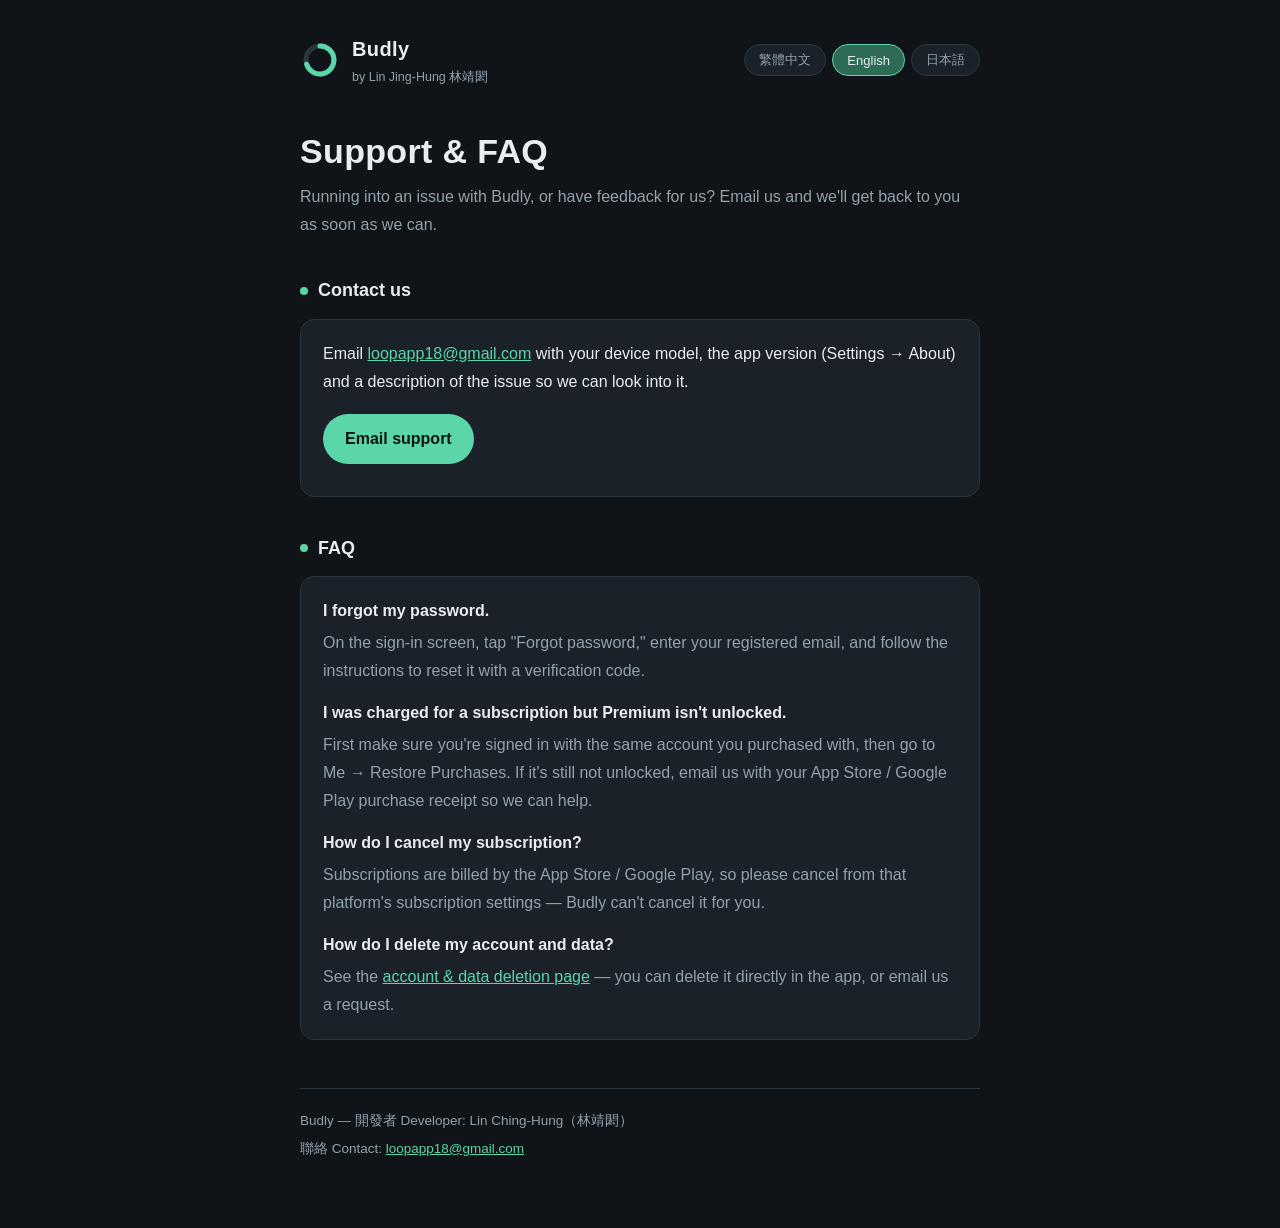
<file: support.html>
<!DOCTYPE html>
<html lang="zh-Hant">
<head>
<meta charset="UTF-8">
<meta name="viewport" content="width=device-width, initial-scale=1.0">
<title>Budly — 支援與常見問題 / Support &amp; FAQ</title>
<meta name="description" content="Budly 支援頁：如何聯絡我們、常見問題。Budly support: how to contact us, FAQ.">
<style>
  :root{
    --bg:#101418; --surface:#1a2128; --surface-2:#212a33;
    --text:#e8edf2; --muted:#93a1ad; --line:#2c3640;
    --accent:#5bd6a9; --accent-dim:#2e6b56; --danger:#ff7a7a;
    --radius:14px;
  }
  *{box-sizing:border-box;margin:0;padding:0}
  html{scroll-behavior:smooth}
  @media (prefers-reduced-motion:reduce){html{scroll-behavior:auto}}
  body{
    background:var(--bg); color:var(--text);
    font-family:-apple-system,BlinkMacSystemFont,"Segoe UI","Noto Sans TC","Noto Sans JP","PingFang TC","Hiragino Sans",Roboto,sans-serif;
    line-height:1.75; font-size:16px;
  }
  .wrap{max-width:720px;margin:0 auto;padding:32px 20px 64px}
  header.site{display:flex;align-items:center;justify-content:space-between;gap:16px;margin-bottom:40px;flex-wrap:wrap}
  .brand{display:flex;align-items:center;gap:12px}
  .brand svg{display:block}
  .brand .name{font-weight:700;font-size:20px;letter-spacing:.02em}
  .brand .by{font-size:12.5px;color:var(--muted)}
  .lang{display:flex;gap:6px}
  .lang button{
    background:var(--surface);color:var(--muted);border:1px solid var(--line);
    border-radius:999px;padding:6px 14px;font-size:13px;cursor:pointer;font-family:inherit;
  }
  .lang button[aria-pressed="true"]{background:var(--accent-dim);color:var(--text);border-color:var(--accent)}
  .lang button:focus-visible{outline:2px solid var(--accent);outline-offset:2px}

  h1{font-size:clamp(26px,5vw,34px);line-height:1.3;margin-bottom:10px;letter-spacing:.01em}
  .lede{color:var(--muted);margin-bottom:32px}
  h2{font-size:18px;margin:36px 0 12px;display:flex;align-items:center;gap:10px}
  h2 .tick{width:8px;height:8px;border-radius:50%;background:var(--accent);flex:none}
  p{margin-bottom:12px}
  .card{background:var(--surface);border:1px solid var(--line);border-radius:var(--radius);padding:20px 22px;margin-bottom:16px}
  ul.plain{list-style:none}
  ul.plain li{padding-left:22px;position:relative;margin-bottom:8px}
  ul.plain li::before{content:"";position:absolute;left:4px;top:.72em;width:7px;height:7px;border-radius:50%;background:var(--accent-dim)}
  .faq dt{font-weight:700;margin-top:14px}
  .faq dt:first-child{margin-top:0}
  .faq dd{color:var(--muted);margin:4px 0 0}
  a{color:var(--accent)}
  a.btn{
    display:inline-block;background:var(--accent);color:#0c1411;text-decoration:none;font-weight:700;
    padding:11px 22px;border-radius:999px;margin-top:6px;
  }
  a.btn:focus-visible{outline:2px solid var(--text);outline-offset:2px}
  footer{margin-top:48px;padding-top:20px;border-top:1px solid var(--line);color:var(--muted);font-size:13.5px}
  footer p{margin-bottom:4px}
  section.i18n[hidden]{display:none}
</style>
</head>
<body>
<div class="wrap">

  <header class="site">
    <div class="brand">
      <!-- Budly ring mark: an open ring — the Budly, released -->
      <svg width="40" height="40" viewBox="0 0 40 40" role="img" aria-label="Budly">
        <circle cx="20" cy="20" r="14" fill="none" stroke="#2c3640" stroke-width="5"/>
        <path d="M20 6 a14 14 0 1 1 -13.4 18.2" fill="none" stroke="#5bd6a9" stroke-width="5" stroke-linecap="round"/>
      </svg>
      <div>
        <div class="name">Budly</div>
        <div class="by">by Lin Jing-Hung 林靖閎</div>
      </div>
    </div>
    <nav class="lang" aria-label="Language">
      <button type="button" data-lang="zh" aria-pressed="true">繁體中文</button>
      <button type="button" data-lang="en" aria-pressed="false">English</button>
      <button type="button" data-lang="ja" aria-pressed="false">日本語</button>
    </nav>
  </header>

  <!-- ===================== 繁體中文 ===================== -->
  <section class="i18n" id="sec-zh" lang="zh-Hant">
    <h1>支援與常見問題</h1>
    <p class="lede">使用 Budly 遇到問題，或有建議想告訴我們？歡迎來信，我們會盡快回覆。</p>

    <h2><span class="tick" aria-hidden="true"></span>聯絡我們</h2>
    <div class="card">
      <p>請寄信至 <a href="mailto:loopapp18@gmail.com">loopapp18@gmail.com</a>，說明你使用的裝置機型、App 版本（設定 → 關於）與問題狀況，方便我們排查。</p>
      <p><a class="btn" href="mailto:loopapp18@gmail.com?subject=Budly%20%E6%94%AF%E6%8F%B4%E8%AB%8B%E6%B1%82">寄信聯絡支援</a></p>
    </div>

    <h2><span class="tick" aria-hidden="true"></span>常見問題</h2>
    <div class="card">
      <dl class="faq">
        <dt>忘記密碼怎麼辦？</dt>
        <dd>在登入頁點選「忘記密碼」，輸入註冊信箱後依指示以驗證碼重設密碼。</dd>
        <dt>訂閱扣款了但沒有解鎖 Premium？</dt>
        <dd>請先確認登入的帳號與購買時相同；前往「我的 → 恢復購買」重新同步一次。若仍未解鎖，來信附上 App Store／Google Play 的購買收據供我們協助排查。</dd>
        <dt>如何取消訂閱？</dt>
        <dd>訂閱由 App Store／Google Play 代收代付，請至該平台的「訂閱管理」設定取消，Budly 本身無法代為取消。</dd>
        <dt>如何刪除帳號與資料？</dt>
        <dd>請見 <a href="./delete-account.html">帳號與資料刪除說明頁</a>，可在 App 內直接刪除，或來信提出請求。</dd>
      </dl>
    </div>
  </section>

  <!-- ===================== English ===================== -->
  <section class="i18n" id="sec-en" lang="en" hidden>
    <h1>Support &amp; FAQ</h1>
    <p class="lede">Running into an issue with Budly, or have feedback for us? Email us and we'll get back to you as soon as we can.</p>

    <h2><span class="tick" aria-hidden="true"></span>Contact us</h2>
    <div class="card">
      <p>Email <a href="mailto:loopapp18@gmail.com">loopapp18@gmail.com</a> with your device model, the app version (Settings → About) and a description of the issue so we can look into it.</p>
      <p><a class="btn" href="mailto:loopapp18@gmail.com?subject=Budly%20Support%20Request">Email support</a></p>
    </div>

    <h2><span class="tick" aria-hidden="true"></span>FAQ</h2>
    <div class="card">
      <dl class="faq">
        <dt>I forgot my password.</dt>
        <dd>On the sign-in screen, tap "Forgot password," enter your registered email, and follow the instructions to reset it with a verification code.</dd>
        <dt>I was charged for a subscription but Premium isn't unlocked.</dt>
        <dd>First make sure you're signed in with the same account you purchased with, then go to Me → Restore Purchases. If it's still not unlocked, email us with your App Store / Google Play purchase receipt so we can help.</dd>
        <dt>How do I cancel my subscription?</dt>
        <dd>Subscriptions are billed by the App Store / Google Play, so please cancel from that platform's subscription settings — Budly can't cancel it for you.</dd>
        <dt>How do I delete my account and data?</dt>
        <dd>See the <a href="./delete-account.html">account &amp; data deletion page</a> — you can delete it directly in the app, or email us a request.</dd>
      </dl>
    </div>
  </section>

  <!-- ===================== 日本語 ===================== -->
  <section class="i18n" id="sec-ja" lang="ja" hidden>
    <h1>サポートとよくある質問</h1>
    <p class="lede">Budly の利用で困ったこと、ご意見がありましたらメールでご連絡ください。できるだけ早くお返事します。</p>

    <h2><span class="tick" aria-hidden="true"></span>お問い合わせ</h2>
    <div class="card">
      <p><a href="mailto:loopapp18@gmail.com">loopapp18@gmail.com</a> 宛に、ご利用の端末機種・アプリのバージョン（設定 → このアプリについて）・問題の内容をご記入のうえご連絡ください。</p>
      <p><a class="btn" href="mailto:loopapp18@gmail.com?subject=Budly%20%E3%82%B5%E3%83%9D%E3%83%BC%E3%83%88%E4%BE%9D%E9%A0%BC">サポートに連絡</a></p>
    </div>

    <h2><span class="tick" aria-hidden="true"></span>よくある質問</h2>
    <div class="card">
      <dl class="faq">
        <dt>パスワードを忘れました。</dt>
        <dd>ログイン画面で「パスワードを忘れた場合」をタップし、登録メールアドレスを入力後、確認コードで再設定してください。</dd>
        <dt>課金されたのに Premium が解放されません。</dt>
        <dd>購入時と同じアカウントでログインしているかご確認のうえ、「マイ → 購入を復元」をお試しください。それでも解放されない場合は、App Store／Google Play の購入レシートを添えてメールでご連絡ください。</dd>
        <dt>サブスクリプションを解約したい。</dt>
        <dd>サブスクリプションは App Store／Google Play を通じて課金されるため、各プラットフォームのサブスクリプション管理から解約してください。Budly 側では解約できません。</dd>
        <dt>アカウントとデータを削除したい。</dt>
        <dd><a href="./delete-account.html">アカウント・データ削除ページ</a>をご覧ください。アプリ内で直接削除するか、メールでご依頼いただけます。</dd>
      </dl>
    </div>
  </section>

  <footer>
    <p>Budly — 開發者 Developer: Lin Ching-Hung（林靖閎）</p>
    <p>聯絡 Contact: <a href="mailto:loopapp18@gmail.com">loopapp18@gmail.com</a></p>
  </footer>
</div>

<script>
(function(){
  var btns = document.querySelectorAll('.lang button');
  var secs = { zh: document.getElementById('sec-zh'), en: document.getElementById('sec-en'), ja: document.getElementById('sec-ja') };
  function show(lang){
    Object.keys(secs).forEach(function(k){ secs[k].hidden = (k !== lang); });
    btns.forEach(function(b){ b.setAttribute('aria-pressed', String(b.dataset.lang === lang)); });
    document.documentElement.lang = lang === 'zh' ? 'zh-Hant' : lang;
  }
  btns.forEach(function(b){ b.addEventListener('click', function(){ show(b.dataset.lang); }); });
  // Pick a sensible default from the browser language
  var nav = (navigator.language || 'zh').toLowerCase();
  if (nav.indexOf('ja') === 0) show('ja');
  else if (nav.indexOf('zh') === 0) show('zh');
  else show('en');
})();
</script>
</body>
</html>
</file>
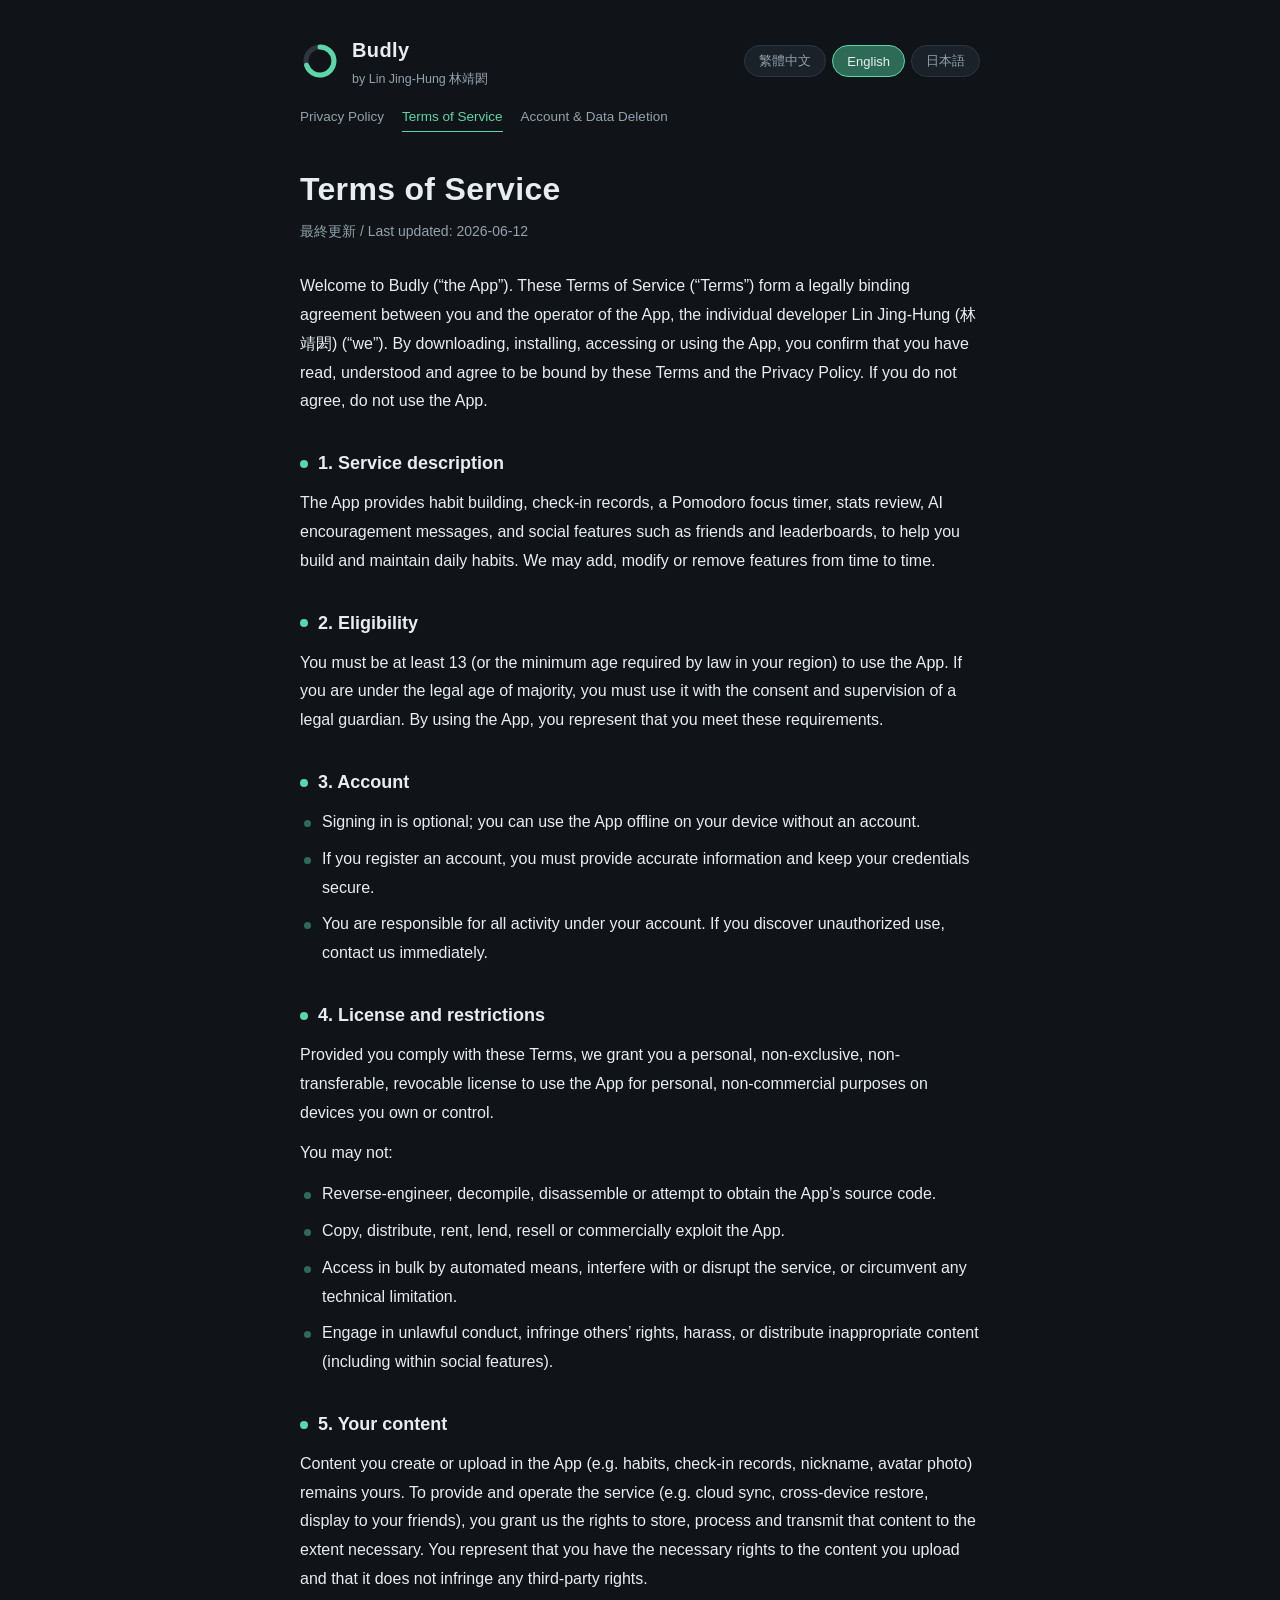
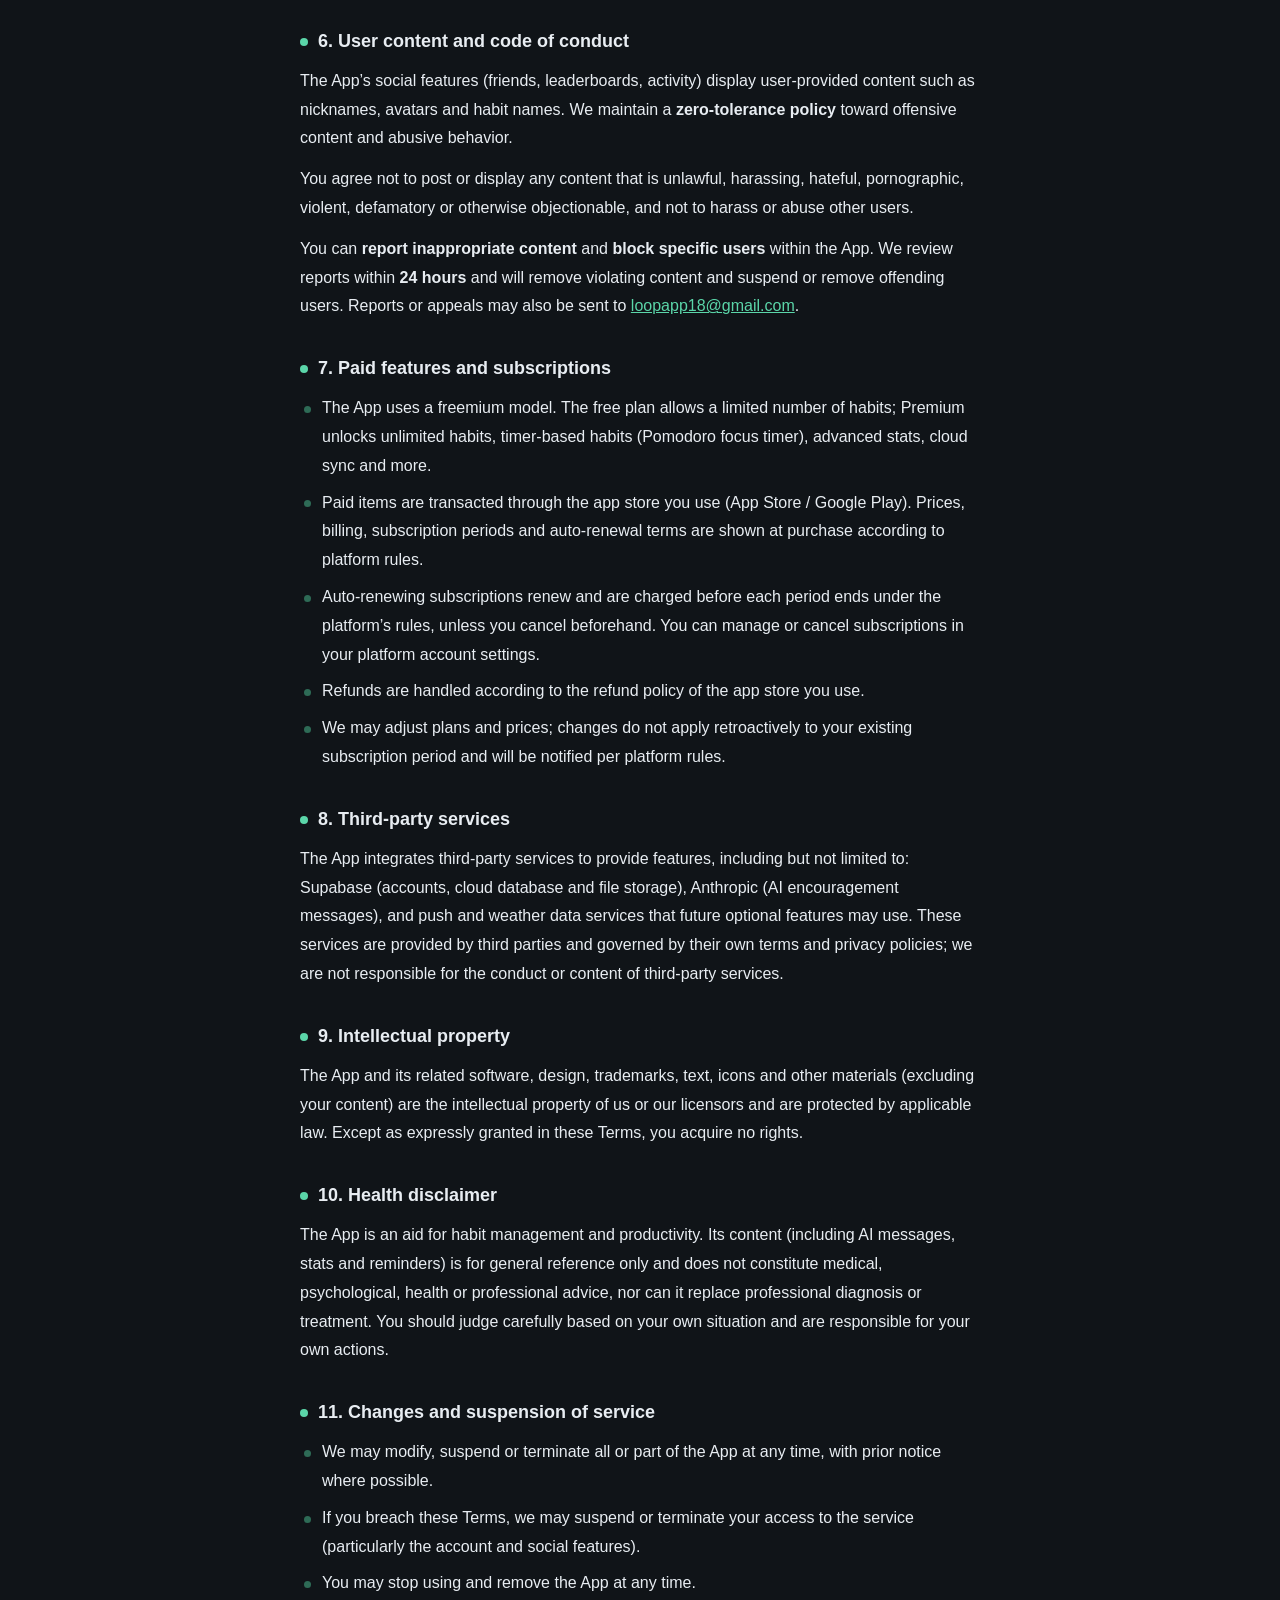
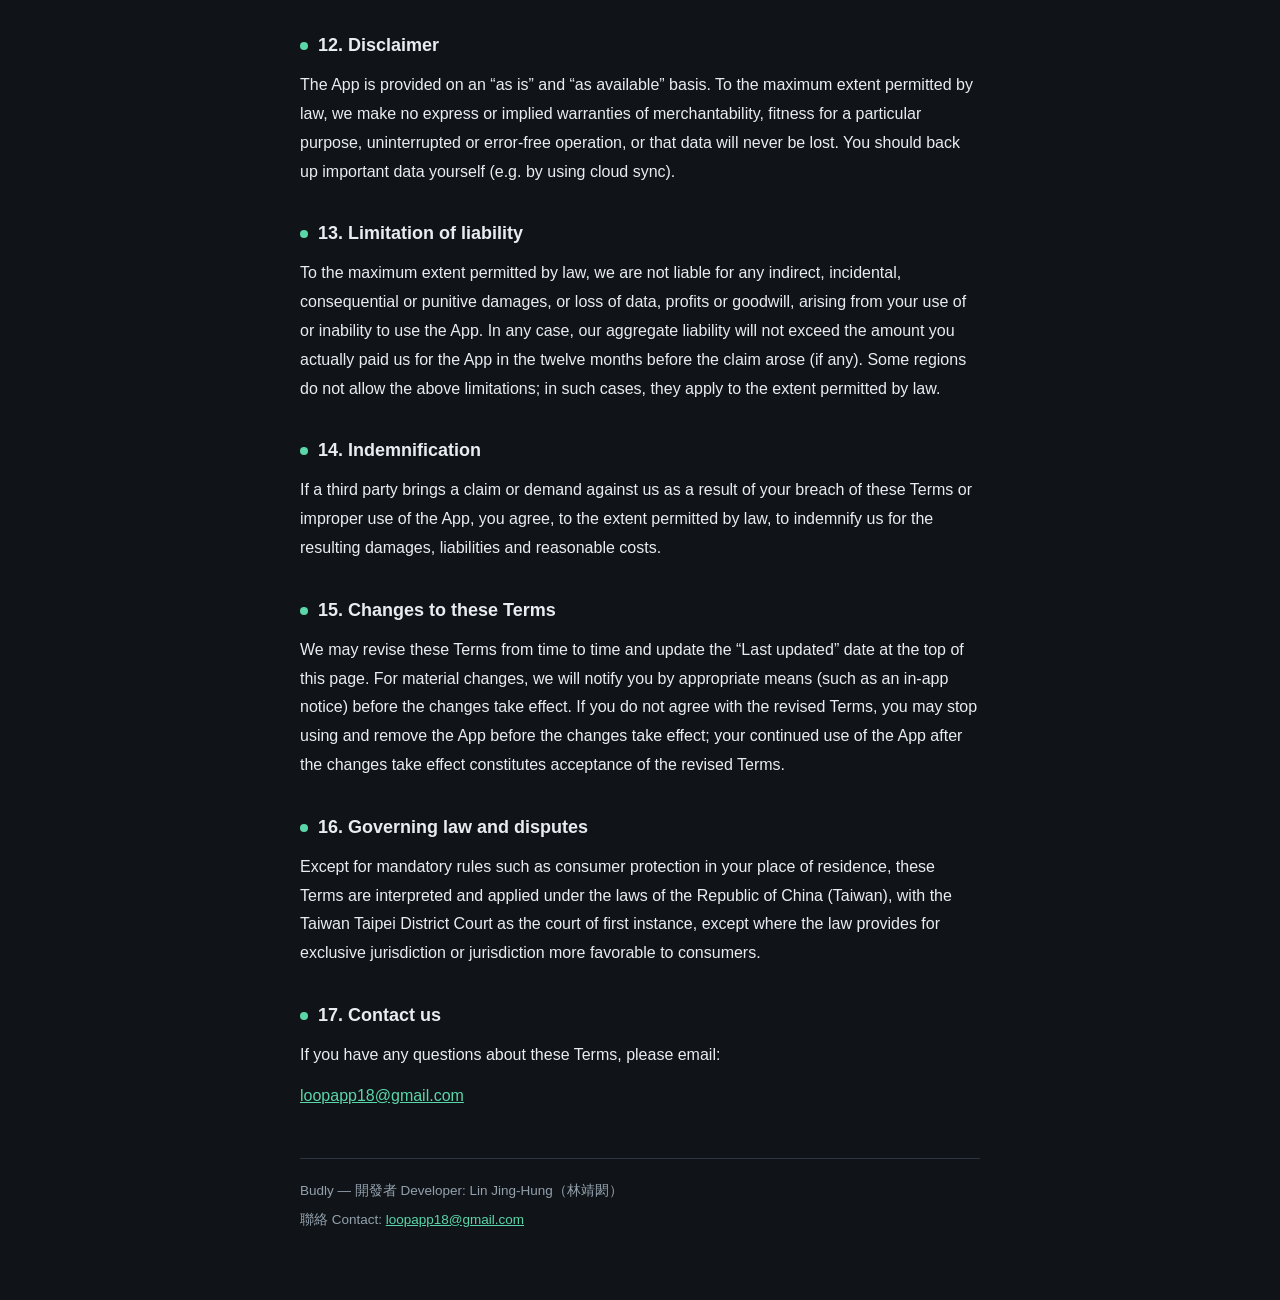
<file: terms.html>
<!DOCTYPE html>
<html lang="zh-Hant">
<head>
<meta charset="UTF-8">
<meta name="viewport" content="width=device-width, initial-scale=1.0">
<title>Budly — 服務條款 / Terms of Service</title>
<style>
  :root{
    --bg:#101418; --surface:#1a2128; --surface-2:#212a33;
    --text:#e8edf2; --muted:#93a1ad; --line:#2c3640;
    --accent:#5bd6a9; --accent-dim:#2e6b56;
    --radius:14px;
  }
  *{box-sizing:border-box;margin:0;padding:0}
  html{scroll-behavior:smooth}
  @media (prefers-reduced-motion:reduce){html{scroll-behavior:auto}}
  body{
    background:var(--bg); color:var(--text);
    font-family:-apple-system,BlinkMacSystemFont,"Segoe UI","Noto Sans TC","Noto Sans JP","PingFang TC","Hiragino Sans",Roboto,sans-serif;
    line-height:1.8; font-size:16px;
  }
  .wrap{max-width:720px;margin:0 auto;padding:32px 20px 64px}
  header.site{display:flex;align-items:center;justify-content:space-between;gap:16px;margin-bottom:8px;flex-wrap:wrap}
  .brand{display:flex;align-items:center;gap:12px}
  .brand a{display:flex;align-items:center;gap:12px;text-decoration:none;color:inherit}
  .brand svg{display:block}
  .brand .name{font-weight:700;font-size:20px;letter-spacing:.02em}
  .brand .by{font-size:12.5px;color:var(--muted)}
  .lang{display:flex;gap:6px}
  .lang button{
    background:var(--surface);color:var(--muted);border:1px solid var(--line);
    border-radius:999px;padding:6px 14px;font-size:13px;cursor:pointer;font-family:inherit;
  }
  .lang button[aria-pressed="true"]{background:var(--accent-dim);color:var(--text);border-color:var(--accent)}
  .lang button:focus-visible{outline:2px solid var(--accent);outline-offset:2px}
  nav.docs{display:flex;gap:18px;margin:14px 0 36px;font-size:13.5px;flex-wrap:wrap}
  nav.docs a{color:var(--muted);text-decoration:none;border-bottom:1px solid transparent;padding-bottom:2px}
  nav.docs a:hover{color:var(--text)}
  nav.docs a[aria-current="page"]{color:var(--accent);border-bottom-color:var(--accent)}
  h1{font-size:clamp(25px,5vw,32px);line-height:1.35;margin-bottom:8px;letter-spacing:.01em}
  .lede{color:var(--muted);font-size:14px;margin-bottom:28px}
  h2{font-size:18px;margin:34px 0 12px;display:flex;align-items:flex-start;gap:10px;line-height:1.5}
  h2 .tick{width:8px;height:8px;border-radius:50%;background:var(--accent);flex:none;margin-top:.55em}
  p{margin-bottom:12px}
  p.sub{font-weight:700;margin-top:18px}
  ul.plain{list-style:none;margin:4px 0 14px}
  ul.plain li{padding-left:22px;position:relative;margin-bottom:8px}
  ul.plain li::before{content:"";position:absolute;left:4px;top:.74em;width:7px;height:7px;border-radius:50%;background:var(--accent-dim)}
  ul.plain ul{list-style:none;margin-top:8px}
  ul.plain ul li{padding-left:20px;margin-bottom:6px}
  ul.plain ul li::before{width:5px;height:5px;top:.8em;left:4px;background:var(--line);border:1px solid var(--accent-dim)}
  a{color:var(--accent)}
  footer{margin-top:48px;padding-top:20px;border-top:1px solid var(--line);color:var(--muted);font-size:13.5px}
  footer p{margin-bottom:4px}
  section.i18n[hidden]{display:none}
</style>
</head>
<body>
<div class="wrap">

  <header class="site">
    <div class="brand">
      <a href="./" aria-label="Budly">
        <svg width="40" height="40" viewBox="0 0 40 40" role="img" aria-label="Budly">
          <circle cx="20" cy="20" r="14" fill="none" stroke="#2c3640" stroke-width="5"/>
          <path d="M20 6 a14 14 0 1 1 -13.4 18.2" fill="none" stroke="#5bd6a9" stroke-width="5" stroke-linecap="round"/>
        </svg>
        <div>
          <div class="name">Budly</div>
          <div class="by">by Lin Jing-Hung 林靖閎</div>
        </div>
      </a>
    </div>
    <nav class="lang" aria-label="Language">
      <button type="button" data-lang="zh" aria-pressed="true">繁體中文</button>
      <button type="button" data-lang="en" aria-pressed="false">English</button>
      <button type="button" data-lang="ja" aria-pressed="false">日本語</button>
    </nav>
  </header>

<section class="i18n" id="sec-zh" lang="zh-Hant">
<nav class="docs" aria-label="Documents"><a href="privacy.html">隱私權政策</a><a href="terms.html" aria-current="page">服務條款</a><a href="delete-account.html">帳號與資料刪除</a></nav>
<h1>服務條款</h1>
<p class="lede">最終更新 / Last updated: 2026-06-12</p>
<p>歡迎使用 Budly（以下稱「本 App」）。本服務條款（以下稱「本條款」）為你與本 App 營運者個人開發者林靖閎（以下稱「我們」）之間具法律拘束力的協議。當你下載、安裝、存取或使用本 App，即表示你已閱讀、理解並同意接受本條款及《隱私權政策》。若你不同意，請勿使用本 App。</p>
<h2><span class="tick" aria-hidden="true"></span><span>1. 服務說明</span></h2>
<p>本 App 提供習慣養成、打卡紀錄、番茄鐘專注計時、統計回顧、AI 鼓勵訊息，以及好友與排行榜等社交功能，協助你建立並維持日常習慣。我們可能不定期新增、修改或移除部分功能。</p>
<h2><span class="tick" aria-hidden="true"></span><span>2. 使用資格</span></h2>
<p>你須年滿 13 歲（或你所在地區法律規定之最低年齡）方可使用本 App。若你未滿法律規定之成年年齡，應在法定代理人同意並監督下使用。你使用本 App 即表示你符合上述資格。</p>
<h2><span class="tick" aria-hidden="true"></span><span>3. 帳號</span></h2>
<ul class="plain">
<li>登入為選用功能；未登入亦可在本機離線使用本 App。
</li>
<li>若你註冊帳號，你應提供正確資訊，並妥善保管你的登入憑證。
</li>
<li>你應對在你帳號下發生的所有活動負責。如發現帳號遭未經授權使用，請立即與我們聯絡。
</li>
</ul>
<h2><span class="tick" aria-hidden="true"></span><span>4. 使用授權與限制</span></h2>
<p>在你遵守本條款的前提下，我們授予你個人、非專屬、不可轉讓、可撤回的授權，於你擁有或控制的裝置上，為個人、非商業目的使用本 App。</p>
<p>你不得：</p>
<ul class="plain">
<li>對本 App 進行還原工程、反編譯、拆解或試圖取得其原始碼。
</li>
<li>複製、散布、出租、出借、轉售或商業利用本 App。
</li>
<li>以自動化方式大量存取、干擾或破壞服務，或規避任何技術限制。
</li>
<li>從事違法、侵害他人權利、騷擾、或散布不當內容之行為（包含在社交功能中）。
</li>
</ul>
<h2><span class="tick" aria-hidden="true"></span><span>5. 你的內容</span></h2>
<p>你在本 App 中建立或上傳的內容（例如習慣、打卡紀錄、暱稱、頭像照片）仍屬於你。為提供與運作服務（例如雲端同步、跨裝置還原、向你的好友顯示），你授予我們在必要範圍內儲存、處理與傳輸該內容的權利。你保證你對所上傳的內容擁有必要的權利，且其不侵害任何第三方權利。</p>
<h2><span class="tick" aria-hidden="true"></span><span>6. 使用者內容與行為準則</span></h2>
<p>本 App 的社群功能（好友、排行榜、動態）會顯示使用者提供的內容，例如暱稱、頭像與習慣名稱。我們對冒犯性內容與濫用行為採取<strong>零容忍政策</strong>。</p>
<p>你同意不張貼或顯示任何違法、騷擾、仇恨、色情、暴力、誹謗或其他令人反感的內容，亦不得對其他使用者進行騷擾或濫用行為。</p>
<p>你可在 App 內<strong>檢舉不當內容</strong>或<strong>封鎖特定使用者</strong>。我們會在收到檢舉後 <strong>24 小時內</strong>審核，並移除違規內容、停權或移除違規使用者。檢舉或申訴亦可寄至 <a href="mailto:loopapp18@gmail.com">loopapp18@gmail.com</a>。</p>
<h2><span class="tick" aria-hidden="true"></span><span>7. 付費功能與訂閱</span></h2>
<ul class="plain">
<li>本 App 採免費加值（freemium）模式。免費版可建立有限數量的習慣；Premium 解鎖無限習慣、計時器型習慣（番茄鐘專注計時）、進階統計與雲端同步等功能。
</li>
<li>付費項目透過你所使用的應用程式商店（App Store／Google Play）進行交易，價格、計費、訂閱期間與自動續訂等條件，於購買時依平台規定顯示。
</li>
<li>自動續訂的訂閱會在每期結束前依平台規則自動扣款，除非你在期限前取消。你可於該平台的帳號設定中管理或取消訂閱。
</li>
<li>退款依你所使用之應用程式商店的退款政策辦理。
</li>
<li>我們可能調整付費方案與價格；變更不溯及你既有的訂閱期間，並會依平台規定通知。
</li>
</ul>
<h2><span class="tick" aria-hidden="true"></span><span>8. 第三方服務</span></h2>
<p>本 App 整合第三方服務以提供功能，包括但不限於：Supabase（帳號、雲端資料庫與檔案儲存）、Anthropic（AI 鼓勵訊息），以及未來選用功能可能使用的推播與天氣資料服務。這些服務由第三方提供並受其各自條款與隱私政策規範；我們不對第三方服務之行為或內容負責。</p>
<h2><span class="tick" aria-hidden="true"></span><span>9. 智慧財產權</span></h2>
<p>本 App 及其相關之軟體、設計、商標、文字、圖示與其他素材（你的內容除外），其智慧財產權均屬我們或我們的授權人所有，受相關法律保護。除本條款明示授予者外，你不取得任何權利。</p>
<h2><span class="tick" aria-hidden="true"></span><span>10. 健康免責聲明</span></h2>
<p>本 App 為習慣管理與生產力之輔助工具，所提供之內容（包含 AI 訊息、統計與提醒）僅供一般參考，不構成任何醫療、心理、健康或專業建議，亦不能取代專業診斷或治療。你應依自身狀況審慎判斷並為自己的行為負責。</p>
<h2><span class="tick" aria-hidden="true"></span><span>11. 服務變更與中止</span></h2>
<ul class="plain">
<li>我們可能隨時修改、暫停或終止本 App 之全部或部分功能，並儘可能事先通知。
</li>
<li>若你違反本條款，我們得暫停或終止你對服務（特別是帳號與社交功能）的存取。
</li>
<li>你可隨時停止使用並移除本 App。
</li>
</ul>
<h2><span class="tick" aria-hidden="true"></span><span>12. 免責聲明</span></h2>
<p>本 App 以「現狀」與「現有」基礎提供，於法律允許之最大範圍內，我們不就其適售性、特定目的之適用性、不受干擾或無錯誤、或資料絕不遺失作任何明示或默示之保證。你應自行備份重要資料（例如善用雲端同步）。</p>
<h2><span class="tick" aria-hidden="true"></span><span>13. 責任限制</span></h2>
<p>於法律允許之最大範圍內，對於因使用或無法使用本 App 所生之任何間接、附帶、衍生或懲罰性損害，或資料、利益、商譽之損失，我們概不負責。在任何情況下，我們之累積賠償責任不超過你於請求發生前十二個月內就本 App 實際支付予我們之金額（若有）。部分地區不允許前述限制，於該等情形下，上述限制將於法律允許之範圍內適用。</p>
<h2><span class="tick" aria-hidden="true"></span><span>14. 賠償</span></h2>
<p>若因你違反本條款或不當使用本 App，導致任何第三方對我們提出主張或請求，你同意在法律允許範圍內，對我們因此所受之損害、責任與合理費用負賠償之責。</p>
<h2><span class="tick" aria-hidden="true"></span><span>15. 條款變更</span></h2>
<p>我們可能不定期修訂本條款，並更新本頁面頂端的「最後更新」日期。重大變更時，我們會於變更生效前，以 App 內通知等適當方式告知你。若你不同意修訂後之條款，可於變更生效前停止使用並移除本 App；你於變更生效後繼續使用本 App，即視為接受修訂後之條款。</p>
<h2><span class="tick" aria-hidden="true"></span><span>16. 準據法與爭議</span></h2>
<p>除你所在地之消費者保護等強制規定外，本條款之解釋與適用以中華民國（台灣）法律為準，並以台灣台北地方法院為第一審管轄法院；但法律另有專屬管轄規定，或對消費者有較有利之管轄規定者，從其規定。</p>
<h2><span class="tick" aria-hidden="true"></span><span>17. 聯絡我們</span></h2>
<p>如對本條款有任何疑問，歡迎來信：</p>
<p><a href="mailto:loopapp18@gmail.com">loopapp18@gmail.com</a></p>
</section>
<section class="i18n" id="sec-en" lang="en" hidden>
<nav class="docs" aria-label="Documents"><a href="privacy.html">Privacy Policy</a><a href="terms.html" aria-current="page">Terms of Service</a><a href="delete-account.html">Account & Data Deletion</a></nav>
<h1>Terms of Service</h1>
<p class="lede">最終更新 / Last updated: 2026-06-12</p>
<p>Welcome to Budly (“the App”). These Terms of Service (“Terms”) form a legally binding agreement between you and the operator of the App, the individual developer Lin Jing-Hung (林靖閎) (“we”). By downloading, installing, accessing or using the App, you confirm that you have read, understood and agree to be bound by these Terms and the Privacy Policy. If you do not agree, do not use the App.</p>
<h2><span class="tick" aria-hidden="true"></span><span>1. Service description</span></h2>
<p>The App provides habit building, check-in records, a Pomodoro focus timer, stats review, AI encouragement messages, and social features such as friends and leaderboards, to help you build and maintain daily habits. We may add, modify or remove features from time to time.</p>
<h2><span class="tick" aria-hidden="true"></span><span>2. Eligibility</span></h2>
<p>You must be at least 13 (or the minimum age required by law in your region) to use the App. If you are under the legal age of majority, you must use it with the consent and supervision of a legal guardian. By using the App, you represent that you meet these requirements.</p>
<h2><span class="tick" aria-hidden="true"></span><span>3. Account</span></h2>
<ul class="plain">
<li>Signing in is optional; you can use the App offline on your device without an account.
</li>
<li>If you register an account, you must provide accurate information and keep your credentials secure.
</li>
<li>You are responsible for all activity under your account. If you discover unauthorized use, contact us immediately.
</li>
</ul>
<h2><span class="tick" aria-hidden="true"></span><span>4. License and restrictions</span></h2>
<p>Provided you comply with these Terms, we grant you a personal, non-exclusive, non-transferable, revocable license to use the App for personal, non-commercial purposes on devices you own or control.</p>
<p>You may not:</p>
<ul class="plain">
<li>Reverse-engineer, decompile, disassemble or attempt to obtain the App’s source code.
</li>
<li>Copy, distribute, rent, lend, resell or commercially exploit the App.
</li>
<li>Access in bulk by automated means, interfere with or disrupt the service, or circumvent any technical limitation.
</li>
<li>Engage in unlawful conduct, infringe others’ rights, harass, or distribute inappropriate content (including within social features).
</li>
</ul>
<h2><span class="tick" aria-hidden="true"></span><span>5. Your content</span></h2>
<p>Content you create or upload in the App (e.g. habits, check-in records, nickname, avatar photo) remains yours. To provide and operate the service (e.g. cloud sync, cross-device restore, display to your friends), you grant us the rights to store, process and transmit that content to the extent necessary. You represent that you have the necessary rights to the content you upload and that it does not infringe any third-party rights.</p>
<h2><span class="tick" aria-hidden="true"></span><span>6. User content and code of conduct</span></h2>
<p>The App’s social features (friends, leaderboards, activity) display user-provided content such as nicknames, avatars and habit names. We maintain a <strong>zero-tolerance policy</strong> toward offensive content and abusive behavior.</p>
<p>You agree not to post or display any content that is unlawful, harassing, hateful, pornographic, violent, defamatory or otherwise objectionable, and not to harass or abuse other users.</p>
<p>You can <strong>report inappropriate content</strong> and <strong>block specific users</strong> within the App. We review reports within <strong>24 hours</strong> and will remove violating content and suspend or remove offending users. Reports or appeals may also be sent to <a href="mailto:loopapp18@gmail.com">loopapp18@gmail.com</a>.</p>
<h2><span class="tick" aria-hidden="true"></span><span>7. Paid features and subscriptions</span></h2>
<ul class="plain">
<li>The App uses a freemium model. The free plan allows a limited number of habits; Premium unlocks unlimited habits, timer-based habits (Pomodoro focus timer), advanced stats, cloud sync and more.
</li>
<li>Paid items are transacted through the app store you use (App Store / Google Play). Prices, billing, subscription periods and auto-renewal terms are shown at purchase according to platform rules.
</li>
<li>Auto-renewing subscriptions renew and are charged before each period ends under the platform’s rules, unless you cancel beforehand. You can manage or cancel subscriptions in your platform account settings.
</li>
<li>Refunds are handled according to the refund policy of the app store you use.
</li>
<li>We may adjust plans and prices; changes do not apply retroactively to your existing subscription period and will be notified per platform rules.
</li>
</ul>
<h2><span class="tick" aria-hidden="true"></span><span>8. Third-party services</span></h2>
<p>The App integrates third-party services to provide features, including but not limited to: Supabase (accounts, cloud database and file storage), Anthropic (AI encouragement messages), and push and weather data services that future optional features may use. These services are provided by third parties and governed by their own terms and privacy policies; we are not responsible for the conduct or content of third-party services.</p>
<h2><span class="tick" aria-hidden="true"></span><span>9. Intellectual property</span></h2>
<p>The App and its related software, design, trademarks, text, icons and other materials (excluding your content) are the intellectual property of us or our licensors and are protected by applicable law. Except as expressly granted in these Terms, you acquire no rights.</p>
<h2><span class="tick" aria-hidden="true"></span><span>10. Health disclaimer</span></h2>
<p>The App is an aid for habit management and productivity. Its content (including AI messages, stats and reminders) is for general reference only and does not constitute medical, psychological, health or professional advice, nor can it replace professional diagnosis or treatment. You should judge carefully based on your own situation and are responsible for your own actions.</p>
<h2><span class="tick" aria-hidden="true"></span><span>11. Changes and suspension of service</span></h2>
<ul class="plain">
<li>We may modify, suspend or terminate all or part of the App at any time, with prior notice where possible.
</li>
<li>If you breach these Terms, we may suspend or terminate your access to the service (particularly the account and social features).
</li>
<li>You may stop using and remove the App at any time.
</li>
</ul>
<h2><span class="tick" aria-hidden="true"></span><span>12. Disclaimer</span></h2>
<p>The App is provided on an “as is” and “as available” basis. To the maximum extent permitted by law, we make no express or implied warranties of merchantability, fitness for a particular purpose, uninterrupted or error-free operation, or that data will never be lost. You should back up important data yourself (e.g. by using cloud sync).</p>
<h2><span class="tick" aria-hidden="true"></span><span>13. Limitation of liability</span></h2>
<p>To the maximum extent permitted by law, we are not liable for any indirect, incidental, consequential or punitive damages, or loss of data, profits or goodwill, arising from your use of or inability to use the App. In any case, our aggregate liability will not exceed the amount you actually paid us for the App in the twelve months before the claim arose (if any). Some regions do not allow the above limitations; in such cases, they apply to the extent permitted by law.</p>
<h2><span class="tick" aria-hidden="true"></span><span>14. Indemnification</span></h2>
<p>If a third party brings a claim or demand against us as a result of your breach of these Terms or improper use of the App, you agree, to the extent permitted by law, to indemnify us for the resulting damages, liabilities and reasonable costs.</p>
<h2><span class="tick" aria-hidden="true"></span><span>15. Changes to these Terms</span></h2>
<p>We may revise these Terms from time to time and update the “Last updated” date at the top of this page. For material changes, we will notify you by appropriate means (such as an in-app notice) before the changes take effect. If you do not agree with the revised Terms, you may stop using and remove the App before the changes take effect; your continued use of the App after the changes take effect constitutes acceptance of the revised Terms.</p>
<h2><span class="tick" aria-hidden="true"></span><span>16. Governing law and disputes</span></h2>
<p>Except for mandatory rules such as consumer protection in your place of residence, these Terms are interpreted and applied under the laws of the Republic of China (Taiwan), with the Taiwan Taipei District Court as the court of first instance, except where the law provides for exclusive jurisdiction or jurisdiction more favorable to consumers.</p>
<h2><span class="tick" aria-hidden="true"></span><span>17. Contact us</span></h2>
<p>If you have any questions about these Terms, please email:</p>
<p><a href="mailto:loopapp18@gmail.com">loopapp18@gmail.com</a></p>
</section>
<section class="i18n" id="sec-ja" lang="ja" hidden>
<nav class="docs" aria-label="Documents"><a href="privacy.html">プライバシーポリシー</a><a href="terms.html" aria-current="page">利用規約</a><a href="delete-account.html">アカウントとデータの削除</a></nav>
<h1>利用規約</h1>
<p class="lede">最終更新 / Last updated: 2026-06-12</p>
<p>Budly（以下「本アプリ」）へようこそ。本利用規約（以下「本規約」）は、あなたと本アプリの運営者である個人開発者の林靖閎（以下「当社」）との間の法的拘束力のある合意です。本アプリをダウンロード・インストール・アクセス・利用した時点で、本規約および『プライバシーポリシー』を読み理解し、これに同意したものとみなします。同意いただけない場合は、本アプリを利用しないでください。</p>
<h2><span class="tick" aria-hidden="true"></span><span>1. サービスの説明</span></h2>
<p>本アプリは、習慣づくり、チェックインの記録、ポモドーロ集中タイマー、統計レビュー、AI励ましメッセージ、ならびにフレンドやランキングなどのソーシャル機能を提供し、日々の習慣の構築と維持を支援します。当社は機能を随時追加・変更・削除する場合があります。</p>
<h2><span class="tick" aria-hidden="true"></span><span>2. 利用資格</span></h2>
<p>本アプリの利用には13歳以上（またはお住まいの地域の法律が定める最低年齢以上）である必要があります。法律上の成年に達していない場合は、法定代理人の同意と監督のもとで利用してください。本アプリを利用することで、上記の資格を満たすことを表明したものとみなします。</p>
<h2><span class="tick" aria-hidden="true"></span><span>3. アカウント</span></h2>
<ul class="plain">
<li>ログインは任意です。ログインしなくても端末でオフライン利用できます。
</li>
<li>アカウントを登録する場合、正確な情報を提供し、ログイン情報を適切に管理してください。
</li>
<li>あなたのアカウントで行われたすべての活動について、あなたが責任を負います。不正利用に気づいた場合は、直ちに当社にご連絡ください。
</li>
</ul>
<h2><span class="tick" aria-hidden="true"></span><span>4. ライセンスと制限</span></h2>
<p>本規約を遵守することを条件に、当社はあなたに、個人的・非独占的・譲渡不可・撤回可能なライセンスを付与し、あなたが所有または管理する端末で、個人的・非商業的目的で本アプリを利用することを認めます。</p>
<p>以下の行為は禁止します：</p>
<ul class="plain">
<li>本アプリのリバースエンジニアリング、逆コンパイル、逆アセンブル、ソースコードの取得の試み。
</li>
<li>本アプリの複製・配布・貸与・転貸・転売・商業利用。
</li>
<li>自動化手段による大量アクセス、サービスの妨害・破壊、技術的制限の回避。
</li>
<li>違法行為、他者の権利侵害、嫌がらせ、不適切なコンテンツの配布（ソーシャル機能内を含む）。
</li>
</ul>
<h2><span class="tick" aria-hidden="true"></span><span>5. あなたのコンテンツ</span></h2>
<p>本アプリで作成・アップロードしたコンテンツ（習慣、記録、ニックネーム、アバター写真など）は、あなたに帰属します。サービスの提供と運用（クラウド同期、機種間の復元、フレンドへの表示など）のため、あなたは当社に対し、必要な範囲でそのコンテンツを保存・処理・送信する権利を付与します。あなたは、アップロードするコンテンツについて必要な権利を有し、それが第三者の権利を侵害しないことを保証します。</p>
<h2><span class="tick" aria-hidden="true"></span><span>6. ユーザーコンテンツと行動規範</span></h2>
<p>本アプリのソーシャル機能（フレンド、ランキング、アクティビティ）には、ニックネーム、アバター、習慣名など、利用者が提供するコンテンツが表示されます。当社は、不快なコンテンツや迷惑行為に対して<strong>ゼロトレランス（一切容認しない）方針</strong>を採用しています。</p>
<p>違法、嫌がらせ、憎悪、わいせつ、暴力的、名誉毀損的、その他不快なコンテンツを投稿・表示しないこと、また他の利用者に対する嫌がらせや迷惑行為を行わないことに同意するものとします。</p>
<p>アプリ内で<strong>不適切なコンテンツを報告</strong>したり、<strong>特定の利用者をブロック</strong>したりできます。報告の受領後 <strong>24 時間以内</strong>に審査し、違反コンテンツの削除、違反した利用者の停止または削除を行います。報告や異議申し立ては <a href="mailto:loopapp18@gmail.com">loopapp18@gmail.com</a> までお送りいただくこともできます。</p>
<h2><span class="tick" aria-hidden="true"></span><span>7. 有料機能とサブスクリプション</span></h2>
<ul class="plain">
<li>本アプリはフリーミアムモデルを採用しています。無料版では作成できる習慣数に制限があり、Premium は無制限の習慣、タイマー型の習慣（ポモドーロ集中タイマー）、詳細な統計、クラウド同期などを解放します。
</li>
<li>有料項目は、ご利用のアプリストア（App Store／Google Play）を通じて取引され、価格・課金・サブスクリプション期間・自動更新などの条件は、購入時にプラットフォームの規定に従って表示されます。
</li>
<li>自動更新のサブスクリプションは、期限前に解約しない限り、各期間の終了前にプラットフォームの規則に従って自動的に課金されます。サブスクリプションは各プラットフォームのアカウント設定で管理・解約できます。
</li>
<li>返金は、ご利用のアプリストアの返金ポリシーに従います。
</li>
<li>当社はプランと価格を変更する場合があります。変更は既存のサブスクリプション期間には遡及せず、プラットフォームの規定に従って通知します。
</li>
</ul>
<h2><span class="tick" aria-hidden="true"></span><span>8. 第三者サービス</span></h2>
<p>本アプリは機能提供のため第三者サービスを連携します。これには Supabase（アカウント、クラウドデータベース、ファイルストレージ）、Anthropic（AI励ましメッセージ）、および将来の任意機能で使用しうるプッシュ・天気データサービスが含まれますが、これらに限りません。これらは第三者が提供し、各自の規約とプライバシーポリシーに従います。当社は第三者サービスの行為や内容について責任を負いません。</p>
<h2><span class="tick" aria-hidden="true"></span><span>9. 知的財産権</span></h2>
<p>本アプリおよび関連するソフトウェア・デザイン・商標・テキスト・アイコンその他の素材（あなたのコンテンツを除く）の知的財産権は、当社または当社のライセンサーに帰属し、関連法令により保護されます。本規約で明示的に付与されるものを除き、あなたはいかなる権利も取得しません。</p>
<h2><span class="tick" aria-hidden="true"></span><span>10. 健康に関する免責</span></h2>
<p>本アプリは習慣管理と生産性のための補助ツールです。提供される内容（AIメッセージ、統計、リマインダーを含む）は一般的な参考のためのみであり、医療・心理・健康・専門的な助言を構成せず、専門的な診断や治療に代わるものではありません。あなたは自身の状況に応じて慎重に判断し、自らの行為に責任を負うものとします。</p>
<h2><span class="tick" aria-hidden="true"></span><span>11. サービスの変更と停止</span></h2>
<ul class="plain">
<li>当社はいつでも本アプリの全部または一部を変更・停止・終了でき、可能な限り事前に通知します。
</li>
<li>本規約に違反した場合、当社はサービス（特にアカウントとソーシャル機能）へのアクセスを停止または終了できます。
</li>
<li>あなたはいつでも利用を中止し、本アプリを削除できます。
</li>
</ul>
<h2><span class="tick" aria-hidden="true"></span><span>12. 免責事項</span></h2>
<p>本アプリは「現状有姿」かつ「提供可能な範囲」で提供されます。法律で認められる最大限の範囲で、当社は、商品性、特定目的への適合性、無中断・無誤謬、データが決して失われないことについて、明示・黙示を問わずいかなる保証も行いません。重要なデータはご自身でバックアップしてください（クラウド同期の活用など）。</p>
<h2><span class="tick" aria-hidden="true"></span><span>13. 責任の制限</span></h2>
<p>法律で認められる最大限の範囲で、本アプリの利用または利用不能から生じる間接的・付随的・結果的・懲罰的損害、またはデータ・利益・信用の損失について、当社は責任を負いません。いかなる場合も、当社の累積的な賠償責任は、請求が生じる前の12か月間に本アプリに関してあなたが実際に当社へ支払った金額（ある場合）を超えません。一部の地域では上記の制限が認められないことがあり、その場合は法律で認められる範囲で適用されます。</p>
<h2><span class="tick" aria-hidden="true"></span><span>14. 補償</span></h2>
<p>あなたによる本規約違反または本アプリの不適切な利用の結果、第三者が当社に対して請求や要求を行った場合、あなたは法律で認められる範囲で、それにより当社が被った損害・責任・合理的な費用を補償することに同意します。</p>
<h2><span class="tick" aria-hidden="true"></span><span>15. 規約の変更</span></h2>
<p>当社は本規約を随時改定し、本ページ上部の「最終更新」日を更新する場合があります。重要な変更については、発効前にアプリ内通知などの適切な方法でお知らせします。改定後の規約に同意いただけない場合は、発効前に利用を中止し、本アプリを削除できます。変更の発効後も本アプリを使い続けた場合、改定後の規約に同意したものとみなします。</p>
<h2><span class="tick" aria-hidden="true"></span><span>16. 準拠法と紛争</span></h2>
<p>お住まいの地域の消費者保護などの強行規定を除き、本規約の解釈と適用は中華民国（台湾）法を準拠法とし、台湾台北地方法院を第一審の管轄裁判所とします。ただし、法律に専属管轄の定め、または消費者により有利な管轄の定めがある場合は、それに従います。</p>
<h2><span class="tick" aria-hidden="true"></span><span>17. お問い合わせ</span></h2>
<p>本規約についてご質問があれば、以下までご連絡ください：</p>
<p><a href="mailto:loopapp18@gmail.com">loopapp18@gmail.com</a></p>
</section>
  <footer>
    <p>Budly — 開發者 Developer: Lin Jing-Hung（林靖閎）</p>
    <p>聯絡 Contact: <a href="mailto:loopapp18@gmail.com">loopapp18@gmail.com</a></p>
  </footer>
</div>

<script>
(function(){
  var btns = document.querySelectorAll('.lang button');
  var secs = { zh: document.getElementById('sec-zh'), en: document.getElementById('sec-en'), ja: document.getElementById('sec-ja') };
  function show(lang){
    Object.keys(secs).forEach(function(k){ secs[k].hidden = (k !== lang); });
    btns.forEach(function(b){ b.setAttribute('aria-pressed', String(b.dataset.lang === lang)); });
    document.documentElement.lang = lang === 'zh' ? 'zh-Hant' : lang;
  }
  btns.forEach(function(b){ b.addEventListener('click', function(){ show(b.dataset.lang); }); });
  var nav = (navigator.language || 'zh').toLowerCase();
  if (nav.indexOf('ja') === 0) show('ja');
  else if (nav.indexOf('zh') === 0) show('zh');
  else show('en');
})();
</script>

</body>
</html>
</file>
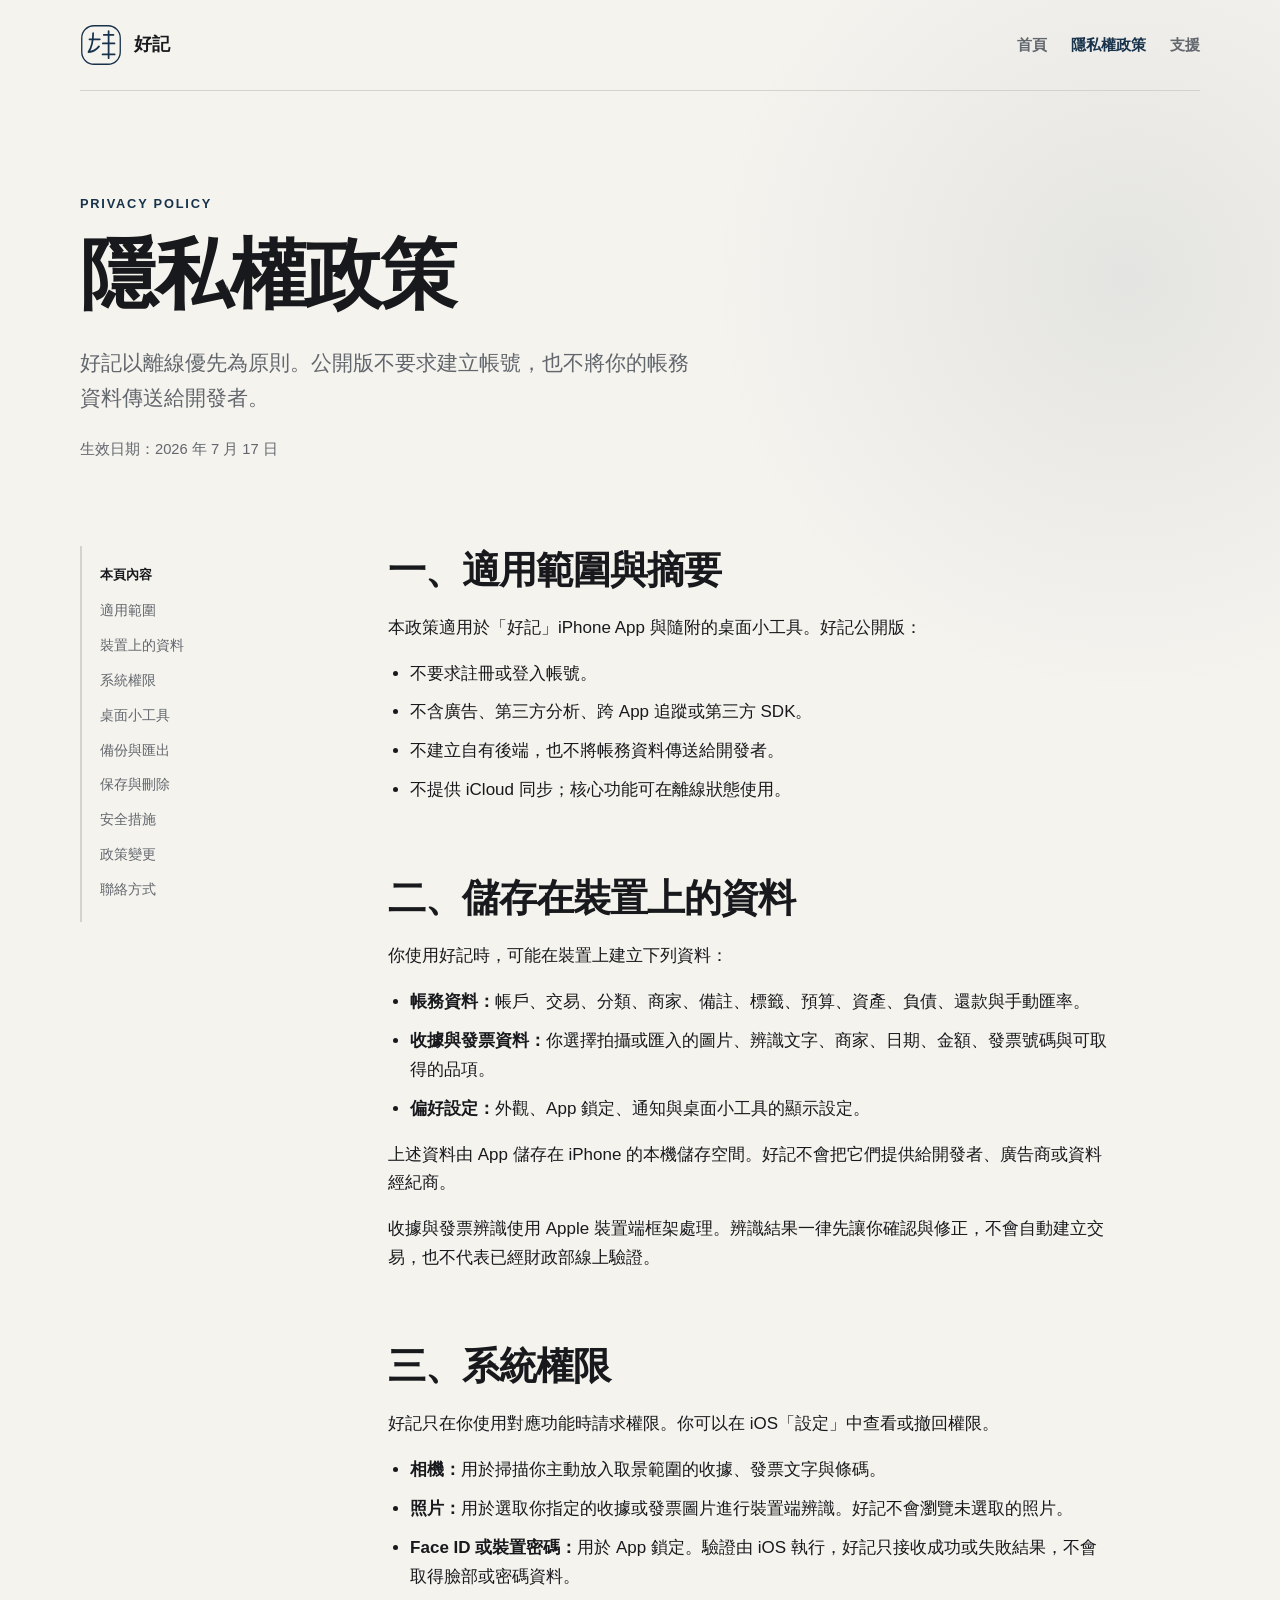
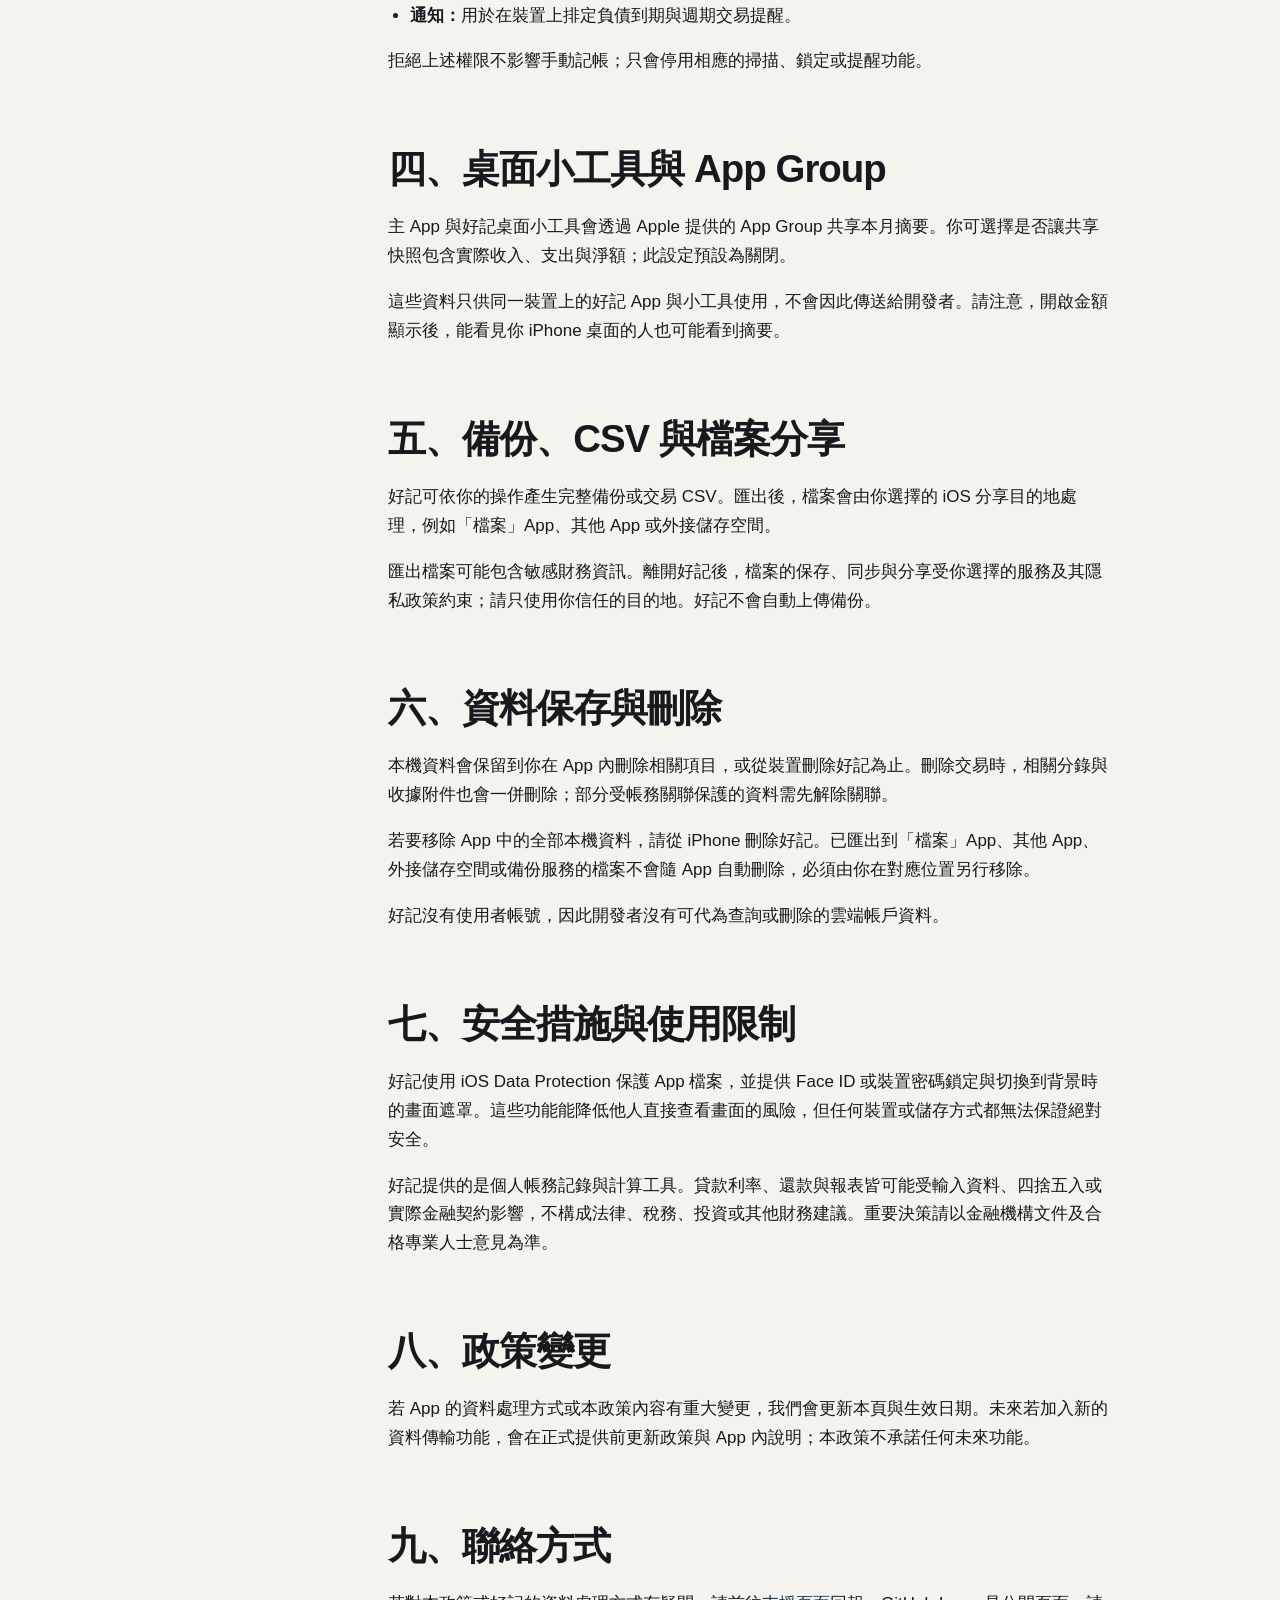
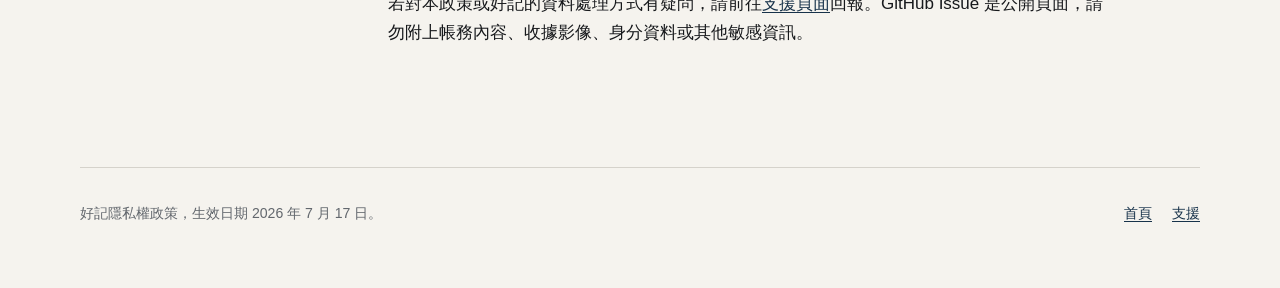
<file: haoji/privacy.html>
<!doctype html>
<html lang="zh-Hant">
<head>
    <meta charset="utf-8">
    <meta name="viewport" content="width=device-width, initial-scale=1">
    <meta name="description" content="好記 App 隱私權政策，說明本機帳務、收據辨識、系統權限、Widget 與備份的資料處理方式。">
    <meta name="color-scheme" content="light dark">
    <title>隱私權政策｜好記</title>
    <link rel="stylesheet" href="styles.css">
</head>
<body>
    <a class="skip-link" href="#main-content">跳至主要內容</a>

    <header class="site-header">
        <a class="brand" href="index.html" aria-label="好記首頁">
            <svg class="brand-mark" viewBox="0 0 48 48" role="img" aria-labelledby="brand-title-privacy">
                <title id="brand-title-privacy">好記線條印記</title>
                <rect x="2" y="2" width="44" height="44" rx="14" fill="none" stroke="currentColor" stroke-width="1.5"/>
                <path d="M15 10.5c0 8.2-1.4 15.7-5.3 21.6 5.1-.5 9.2-2.8 12-6.5M10.8 17.5h11.8M27.2 12.5h11M32.7 8v31M26.1 22.2h13.3M25.8 34.8h13.8" fill="none" stroke="currentColor" stroke-linecap="round" stroke-linejoin="round" stroke-width="2"/>
            </svg>
            <span>好記</span>
        </a>
        <nav class="site-nav" aria-label="主要導覽">
            <ul>
                <li><a href="index.html">首頁</a></li>
                <li><a href="privacy.html" aria-current="page">隱私權政策</a></li>
                <li><a href="support.html">支援</a></li>
            </ul>
        </nav>
    </header>

    <main id="main-content">
        <header class="page-header">
            <p class="eyebrow">Privacy Policy</p>
            <h1>隱私權政策</h1>
            <p class="lede">好記以離線優先為原則。公開版不要求建立帳號，也不將你的帳務資料傳送給開發者。</p>
            <p class="meta-line">生效日期：2026 年 7 月 17 日</p>
        </header>

        <div class="content-layout">
            <nav class="toc" aria-label="本頁目錄">
                <p>本頁內容</p>
                <ul>
                    <li><a href="#scope">適用範圍</a></li>
                    <li><a href="#data">裝置上的資料</a></li>
                    <li><a href="#permissions">系統權限</a></li>
                    <li><a href="#widget">桌面小工具</a></li>
                    <li><a href="#backup">備份與匯出</a></li>
                    <li><a href="#retention">保存與刪除</a></li>
                    <li><a href="#security">安全措施</a></li>
                    <li><a href="#changes">政策變更</a></li>
                    <li><a href="#contact">聯絡方式</a></li>
                </ul>
            </nav>

            <article class="prose">
                <section id="scope">
                    <h2>一、適用範圍與摘要</h2>
                    <p>本政策適用於「好記」iPhone App 與隨附的桌面小工具。好記公開版：</p>
                    <ul>
                        <li>不要求註冊或登入帳號。</li>
                        <li>不含廣告、第三方分析、跨 App 追蹤或第三方 SDK。</li>
                        <li>不建立自有後端，也不將帳務資料傳送給開發者。</li>
                        <li>不提供 iCloud 同步；核心功能可在離線狀態使用。</li>
                    </ul>
                </section>

                <section id="data">
                    <h2>二、儲存在裝置上的資料</h2>
                    <p>你使用好記時，可能在裝置上建立下列資料：</p>
                    <ul>
                        <li><strong>帳務資料：</strong>帳戶、交易、分類、商家、備註、標籤、預算、資產、負債、還款與手動匯率。</li>
                        <li><strong>收據與發票資料：</strong>你選擇拍攝或匯入的圖片、辨識文字、商家、日期、金額、發票號碼與可取得的品項。</li>
                        <li><strong>偏好設定：</strong>外觀、App 鎖定、通知與桌面小工具的顯示設定。</li>
                    </ul>
                    <p>上述資料由 App 儲存在 iPhone 的本機儲存空間。好記不會把它們提供給開發者、廣告商或資料經紀商。</p>
                    <p>收據與發票辨識使用 Apple 裝置端框架處理。辨識結果一律先讓你確認與修正，不會自動建立交易，也不代表已經財政部線上驗證。</p>
                </section>

                <section id="permissions">
                    <h2>三、系統權限</h2>
                    <p>好記只在你使用對應功能時請求權限。你可以在 iOS「設定」中查看或撤回權限。</p>
                    <ul>
                        <li><strong>相機：</strong>用於掃描你主動放入取景範圍的收據、發票文字與條碼。</li>
                        <li><strong>照片：</strong>用於選取你指定的收據或發票圖片進行裝置端辨識。好記不會瀏覽未選取的照片。</li>
                        <li><strong>Face ID 或裝置密碼：</strong>用於 App 鎖定。驗證由 iOS 執行，好記只接收成功或失敗結果，不會取得臉部或密碼資料。</li>
                        <li><strong>通知：</strong>用於在裝置上排定負債到期與週期交易提醒。</li>
                    </ul>
                    <p>拒絕上述權限不影響手動記帳；只會停用相應的掃描、鎖定或提醒功能。</p>
                </section>

                <section id="widget">
                    <h2>四、桌面小工具與 App Group</h2>
                    <p>主 App 與好記桌面小工具會透過 Apple 提供的 App Group 共享本月摘要。你可選擇是否讓共享快照包含實際收入、支出與淨額；此設定預設為關閉。</p>
                    <p>這些資料只供同一裝置上的好記 App 與小工具使用，不會因此傳送給開發者。請注意，開啟金額顯示後，能看見你 iPhone 桌面的人也可能看到摘要。</p>
                </section>

                <section id="backup">
                    <h2>五、備份、CSV 與檔案分享</h2>
                    <p>好記可依你的操作產生完整備份或交易 CSV。匯出後，檔案會由你選擇的 iOS 分享目的地處理，例如「檔案」App、其他 App 或外接儲存空間。</p>
                    <p>匯出檔案可能包含敏感財務資訊。離開好記後，檔案的保存、同步與分享受你選擇的服務及其隱私政策約束；請只使用你信任的目的地。好記不會自動上傳備份。</p>
                </section>

                <section id="retention">
                    <h2>六、資料保存與刪除</h2>
                    <p>本機資料會保留到你在 App 內刪除相關項目，或從裝置刪除好記為止。刪除交易時，相關分錄與收據附件也會一併刪除；部分受帳務關聯保護的資料需先解除關聯。</p>
                    <p>若要移除 App 中的全部本機資料，請從 iPhone 刪除好記。已匯出到「檔案」App、其他 App、外接儲存空間或備份服務的檔案不會隨 App 自動刪除，必須由你在對應位置另行移除。</p>
                    <p>好記沒有使用者帳號，因此開發者沒有可代為查詢或刪除的雲端帳戶資料。</p>
                </section>

                <section id="security">
                    <h2>七、安全措施與使用限制</h2>
                    <p>好記使用 iOS Data Protection 保護 App 檔案，並提供 Face ID 或裝置密碼鎖定與切換到背景時的畫面遮罩。這些功能能降低他人直接查看畫面的風險，但任何裝置或儲存方式都無法保證絕對安全。</p>
                    <p>好記提供的是個人帳務記錄與計算工具。貸款利率、還款與報表皆可能受輸入資料、四捨五入或實際金融契約影響，不構成法律、稅務、投資或其他財務建議。重要決策請以金融機構文件及合格專業人士意見為準。</p>
                </section>

                <section id="changes">
                    <h2>八、政策變更</h2>
                    <p>若 App 的資料處理方式或本政策內容有重大變更，我們會更新本頁與生效日期。未來若加入新的資料傳輸功能，會在正式提供前更新政策與 App 內說明；本政策不承諾任何未來功能。</p>
                </section>

                <section id="contact">
                    <h2>九、聯絡方式</h2>
                    <p>若對本政策或好記的資料處理方式有疑問，請前往<a href="support.html">支援頁面</a>回報。GitHub Issue 是公開頁面，請勿附上帳務內容、收據影像、身分資料或其他敏感資訊。</p>
                </section>
            </article>
        </div>
    </main>

    <footer class="site-footer">
        <p>好記隱私權政策，生效日期 2026 年 7 月 17 日。</p>
        <nav class="footer-links" aria-label="頁尾導覽">
            <a href="index.html">首頁</a>
            <a href="support.html">支援</a>
        </nav>
    </footer>
</body>
</html>
</file>
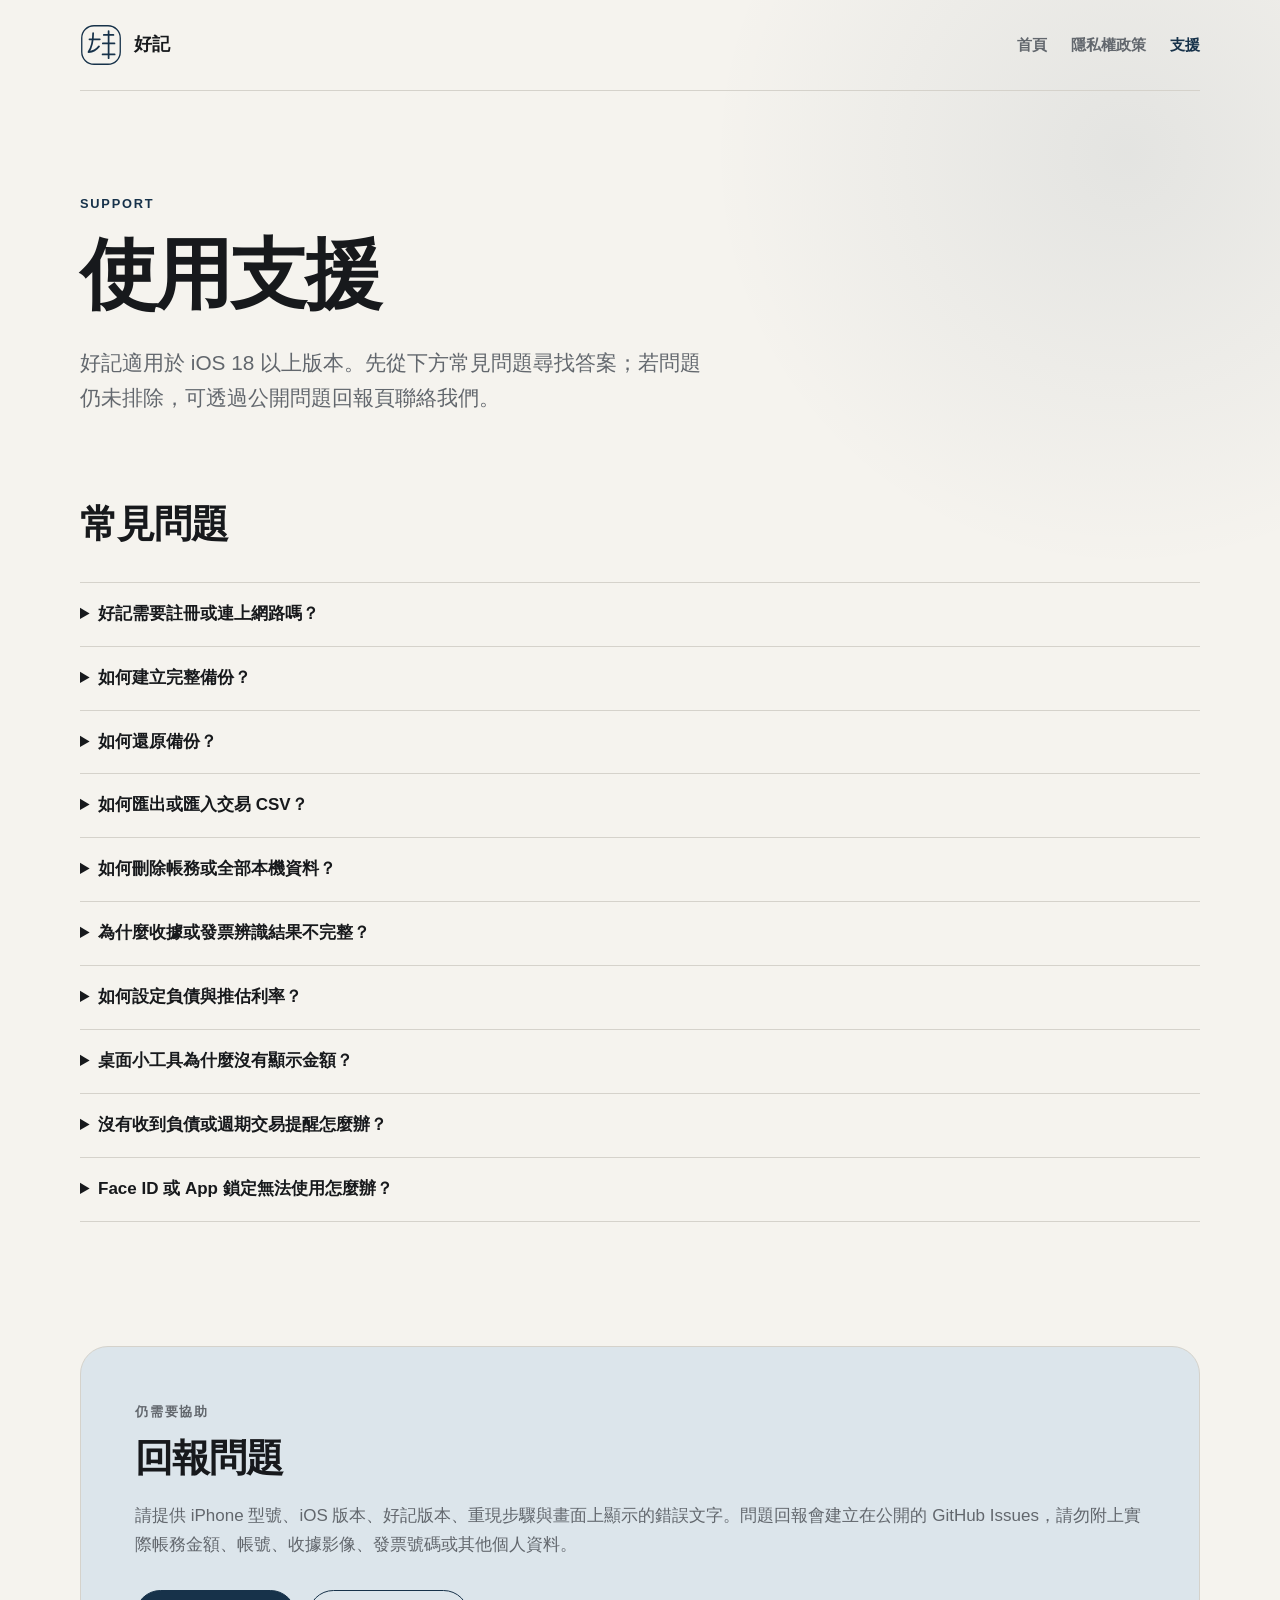
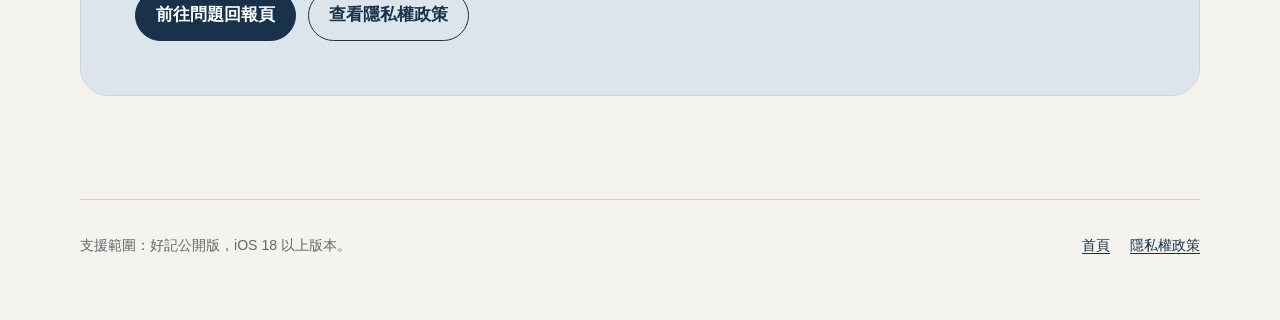
<file: haoji/support.html>
<!doctype html>
<html lang="zh-Hant">
<head>
    <meta charset="utf-8">
    <meta name="viewport" content="width=device-width, initial-scale=1">
    <meta name="description" content="好記 App 使用支援：系統需求、備份還原、資料刪除、收據辨識、通知、Widget 與問題回報。">
    <meta name="color-scheme" content="light dark">
    <title>使用支援｜好記</title>
    <link rel="stylesheet" href="styles.css">
</head>
<body>
    <a class="skip-link" href="#main-content">跳至主要內容</a>

    <header class="site-header">
        <a class="brand" href="index.html" aria-label="好記首頁">
            <svg class="brand-mark" viewBox="0 0 48 48" role="img" aria-labelledby="brand-title-support">
                <title id="brand-title-support">好記線條印記</title>
                <rect x="2" y="2" width="44" height="44" rx="14" fill="none" stroke="currentColor" stroke-width="1.5"/>
                <path d="M15 10.5c0 8.2-1.4 15.7-5.3 21.6 5.1-.5 9.2-2.8 12-6.5M10.8 17.5h11.8M27.2 12.5h11M32.7 8v31M26.1 22.2h13.3M25.8 34.8h13.8" fill="none" stroke="currentColor" stroke-linecap="round" stroke-linejoin="round" stroke-width="2"/>
            </svg>
            <span>好記</span>
        </a>
        <nav class="site-nav" aria-label="主要導覽">
            <ul>
                <li><a href="index.html">首頁</a></li>
                <li><a href="privacy.html">隱私權政策</a></li>
                <li><a href="support.html" aria-current="page">支援</a></li>
            </ul>
        </nav>
    </header>

    <main id="main-content">
        <header class="page-header">
            <p class="eyebrow">Support</p>
            <h1>使用支援</h1>
            <p class="lede">好記適用於 iOS 18 以上版本。先從下方常見問題尋找答案；若問題仍未排除，可透過公開問題回報頁聯絡我們。</p>
        </header>

        <section aria-labelledby="faq-title">
            <div class="section-heading">
                <h2 id="faq-title">常見問題</h2>
            </div>

            <div class="faq-list">
                <details>
                    <summary>好記需要註冊或連上網路嗎？</summary>
                    <div>
                        <p>不需要。公開版採純本機模式，不必建立帳號，日常記帳、預算、負債、報表、OCR 與備份都可離線使用，目前不提供 iCloud 同步。</p>
                    </div>
                </details>

                <details>
                    <summary>如何建立完整備份？</summary>
                    <div>
                        <p>開啟好記的「設定」，在「資料與備份」選擇「匯出好記備份」，再將副檔名為 <code>.haoji-backup</code> 的檔案保存到你信任的位置。備份可能包含敏感財務資料，請勿放在公開資料夾。</p>
                    </div>
                </details>

                <details>
                    <summary>如何還原備份？</summary>
                    <div>
                        <p>在「設定」的「資料與備份」選擇「匯入好記備份」，選取檔案後先檢查格式與筆數，再依畫面選擇合併或取代。完整取代前，好記會先在裝置內建立復原副本並要求再次確認。</p>
                    </div>
                </details>

                <details>
                    <summary>如何匯出或匯入交易 CSV？</summary>
                    <div>
                        <p>在「設定」的「資料與備份」使用「匯出交易 CSV」或「匯入交易 CSV」。匯入時會先顯示欄位、筆數與參照預覽，確認後才寫入。跨幣、調整與完整帳務關聯請使用好記完整備份保存。</p>
                    </div>
                </details>

                <details>
                    <summary>如何刪除帳務或全部本機資料？</summary>
                    <div>
                        <p>單筆交易可在「流水」中刪除，相關分錄與收據附件會一併移除。部分負債付款或仍被其他資料參照的項目，需要在對應流程處理。</p>
                        <p>目前沒有「清除全部」按鈕。若要移除 App 中的全部本機資料，請從 iPhone 刪除好記。先前匯出到「檔案」App或其他位置的備份與 CSV，仍需自行刪除。</p>
                    </div>
                </details>

                <details>
                    <summary>為什麼收據或發票辨識結果不完整？</summary>
                    <div>
                        <p>影像角度、反光、摺痕、字體與列印品質都可能影響離線辨識。請讓收據平整、文字清晰並避免陰影；也可改從相簿選擇較清楚的照片。</p>
                        <p>商家、日期、金額、發票號碼與品項都必須在確認畫面人工核對。離線結果未經財政部線上驗證，不能用於確認發票真偽、作廢狀態或完整明細。</p>
                    </div>
                </details>

                <details>
                    <summary>如何設定負債與推估利率？</summary>
                    <div>
                        <p>在「資產」分頁新增負債，輸入目前未償本金、剩餘期數、固定月繳額、計算基準日與下次繳款日。好記會依固定利率、月底等額本息模型反推約略利率。</p>
                        <p>結果是依輸入條件估算，不等同銀行契約的總費用年百分率；若總繳款不足以償還本金，系統會要求修正資料。</p>
                    </div>
                </details>

                <details>
                    <summary>桌面小工具為什麼沒有顯示金額？</summary>
                    <div>
                        <p>為降低桌面資訊外洩風險，小工具預設不把實際金額寫入共享快照。到好記「設定」的「隱私與安全」開啟「桌面小工具顯示金額」即可切換。開啟後，能看見桌面的人也可能看到本月摘要。</p>
                    </div>
                </details>

                <details>
                    <summary>沒有收到負債或週期交易提醒怎麼辦？</summary>
                    <div>
                        <p>先到好記「設定」確認提醒權限，再到 iOS「設定」檢查好記的通知是否允許。提醒由裝置本機排程；專注模式、通知摘要或系統設定可能影響顯示時間。</p>
                    </div>
                </details>

                <details>
                    <summary>Face ID 或 App 鎖定無法使用怎麼辦？</summary>
                    <div>
                        <p>好記會使用裝置可用的 Face ID 或裝置密碼驗證。請先確認 iPhone 已設定裝置密碼，並在 iOS「設定」允許好記使用 Face ID。若系統暫時無法驗證，可依畫面改用裝置密碼或稍後重試。</p>
                    </div>
                </details>
            </div>
        </section>

        <section class="section" aria-labelledby="report-title">
            <div class="notice">
                <p class="eyebrow">仍需要協助</p>
                <h2 id="report-title">回報問題</h2>
                <p>請提供 iPhone 型號、iOS 版本、好記版本、重現步驟與畫面上顯示的錯誤文字。問題回報會建立在公開的 GitHub Issues，請勿附上實際帳務金額、帳號、收據影像、發票號碼或其他個人資料。</p>
                <div class="actions">
                    <a class="button button-primary" href="https://github.com/qmo0318/qmo0318.github.io/issues/new?title=%5B%E5%A5%BD%E8%A8%98%5D%20">前往問題回報頁</a>
                    <a class="button button-secondary" href="privacy.html">查看隱私權政策</a>
                </div>
            </div>
        </section>
    </main>

    <footer class="site-footer">
        <p>支援範圍：好記公開版，iOS 18 以上版本。</p>
        <nav class="footer-links" aria-label="頁尾導覽">
            <a href="index.html">首頁</a>
            <a href="privacy.html">隱私權政策</a>
        </nav>
    </footer>
</body>
</html>
</file>
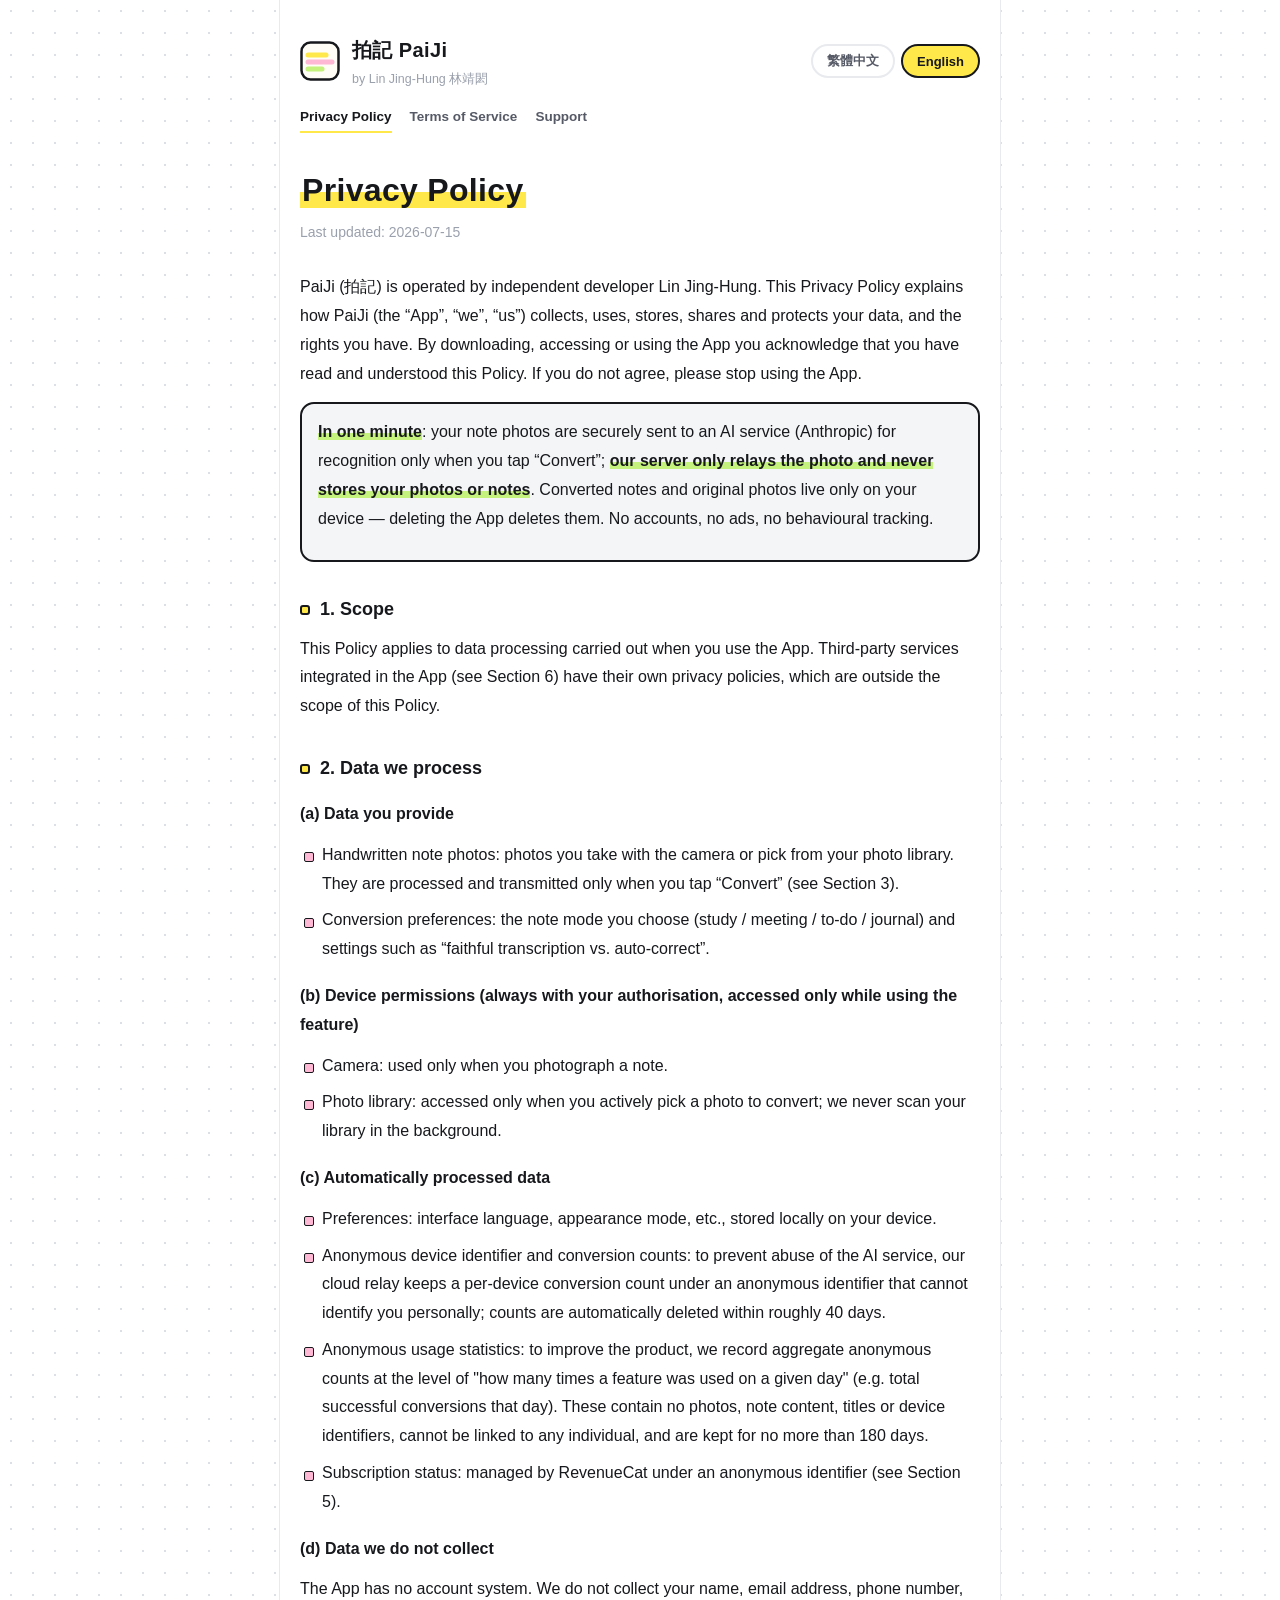
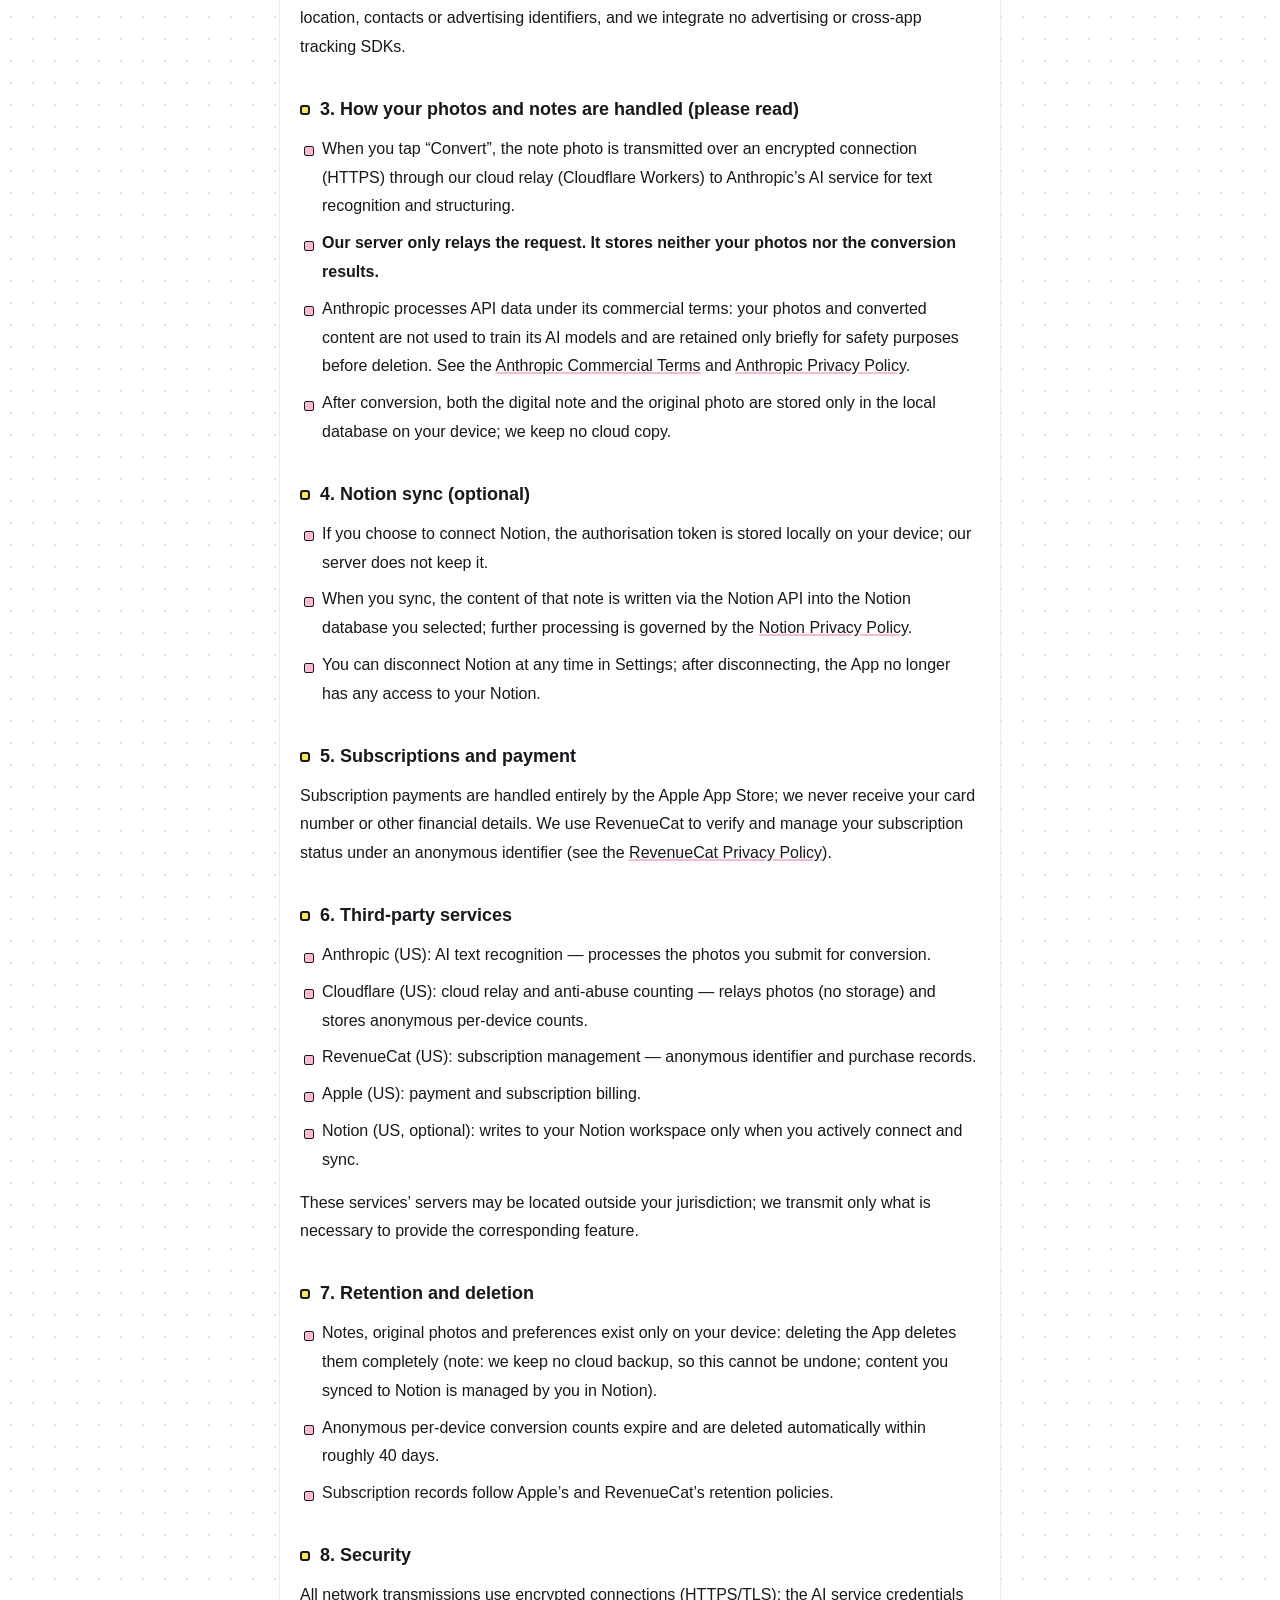
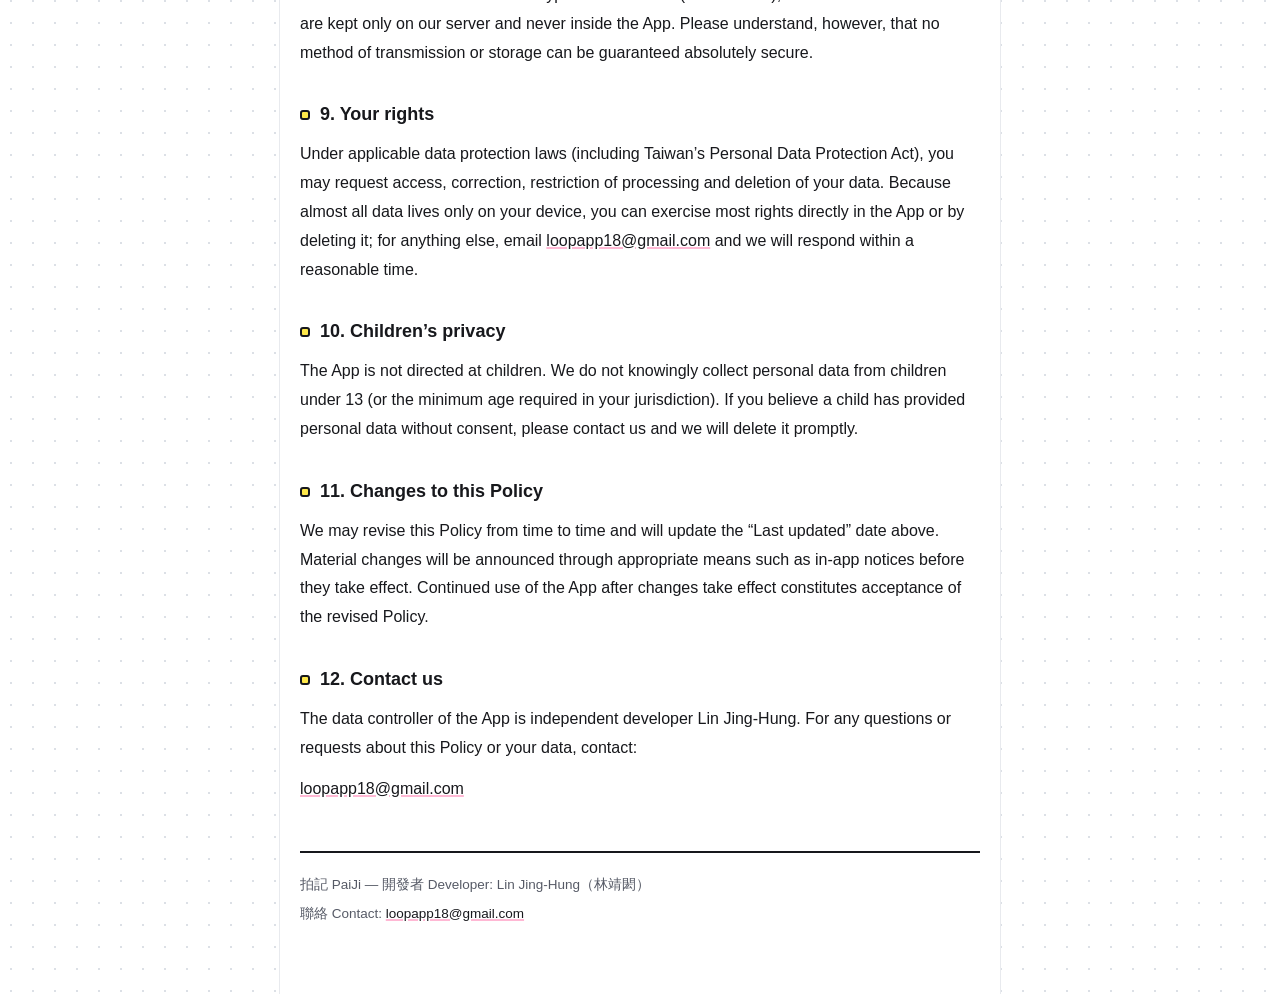
<file: paiji/privacy.html>
<!DOCTYPE html>
<html lang="zh-Hant">
<head>
<meta charset="UTF-8">
<meta name="viewport" content="width=device-width, initial-scale=1.0">
<title>拍記 PaiJi — 隱私權政策 / Privacy Policy</title>
<style>
  :root{
    --bg:#FFFFFF; --sunken:#F4F5F7;
    --ink:#17181C; --muted:#565A66; --faint:#9AA0AC; --line:#E8EAEE;
    --hl-yellow:#FFE94A; --hl-pink:#FFB8D4; --hl-green:#C4F27D;
    --dot:#DCE0E6; --radius:14px;
  }
  *{box-sizing:border-box;margin:0;padding:0}
  html{scroll-behavior:smooth}
  @media (prefers-reduced-motion:reduce){html{scroll-behavior:auto}}
  body{
    background:var(--bg);
    background-image:radial-gradient(var(--dot) 1.1px, transparent 1.1px);
    background-size:22px 22px;
    color:var(--ink);
    font-family:-apple-system,BlinkMacSystemFont,"Segoe UI","Noto Sans TC","PingFang TC","Hiragino Sans",Roboto,sans-serif;
    line-height:1.8; font-size:16px;
  }
  .wrap{max-width:720px;margin:0 auto;padding:32px 20px 64px;background:var(--bg);
    box-shadow:0 0 0 1px var(--line);min-height:100vh}
  header.site{display:flex;align-items:center;justify-content:space-between;gap:16px;margin-bottom:8px;flex-wrap:wrap}
  .brand{display:flex;align-items:center;gap:12px}
  .brand a{display:flex;align-items:center;gap:12px;text-decoration:none;color:inherit}
  .brand svg{display:block}
  .brand .name{font-weight:800;font-size:20px;letter-spacing:.02em}
  .brand .by{font-size:12.5px;color:var(--faint)}
  .lang{display:flex;gap:6px}
  .lang button{
    background:var(--bg);color:var(--muted);border:2px solid var(--line);
    border-radius:999px;padding:6px 14px;font-size:13px;cursor:pointer;font-family:inherit;font-weight:600;
  }
  .lang button[aria-pressed="true"]{background:var(--hl-yellow);color:var(--ink);border-color:var(--ink)}
  .lang button:focus-visible{outline:2px solid var(--ink);outline-offset:2px}
  nav.docs{display:flex;gap:18px;margin:14px 0 36px;font-size:13.5px;flex-wrap:wrap}
  nav.docs a{color:var(--muted);text-decoration:none;border-bottom:2px solid transparent;padding-bottom:2px;font-weight:600}
  nav.docs a:hover{color:var(--ink)}
  nav.docs a[aria-current="page"]{color:var(--ink);border-bottom-color:var(--hl-yellow)}
  h1{font-size:clamp(25px,5vw,32px);line-height:1.35;margin-bottom:8px;letter-spacing:.01em}
  h1 mark{background:linear-gradient(transparent 55%, var(--hl-yellow) 55%);color:inherit;padding:0 2px}
  .lede{color:var(--faint);font-size:14px;margin-bottom:28px}
  h2{font-size:18px;margin:34px 0 12px;display:flex;align-items:flex-start;gap:10px;line-height:1.5}
  h2 .tick{width:10px;height:10px;border-radius:3px;background:var(--hl-yellow);border:2px solid var(--ink);flex:none;margin-top:.5em}
  p{margin-bottom:12px}
  p.sub{font-weight:700;margin-top:18px}
  .callout{background:var(--sunken);border:2px solid var(--ink);border-radius:var(--radius);padding:14px 16px;margin:14px 0}
  .callout strong{background:linear-gradient(transparent 60%, var(--hl-green) 60%)}
  ul.plain{list-style:none;margin:4px 0 14px}
  ul.plain li{padding-left:22px;position:relative;margin-bottom:8px}
  ul.plain li::before{content:"";position:absolute;left:4px;top:.72em;width:8px;height:8px;border-radius:2px;background:var(--hl-pink);border:1.5px solid var(--ink)}
  ul.plain ul{list-style:none;margin-top:8px}
  ul.plain ul li{padding-left:20px;margin-bottom:6px}
  ul.plain ul li::before{width:6px;height:6px;background:var(--sunken);border:1.5px solid var(--faint)}
  a{color:var(--ink);text-decoration-color:var(--hl-pink);text-decoration-thickness:2px}
  footer{margin-top:48px;padding-top:20px;border-top:2.5px solid var(--ink);color:var(--muted);font-size:13.5px}
  footer p{margin-bottom:4px}
  section.i18n[hidden]{display:none}
</style>
</head>
<body>
<div class="wrap">

  <header class="site">
    <div class="brand">
      <a href="./" aria-label="PaiJi">
        <svg width="40" height="40" viewBox="0 0 40 40" role="img" aria-label="拍記 PaiJi">
          <rect x="1.5" y="1.5" width="37" height="37" rx="9" fill="#FFFDF5" stroke="#17181C" stroke-width="2.5"/>
          <path d="M8 14 h18" stroke="#FFE94A" stroke-width="5" stroke-linecap="round"/>
          <path d="M8 21 h24" stroke="#FFB8D4" stroke-width="5" stroke-linecap="round"/>
          <path d="M8 28 h14" stroke="#C4F27D" stroke-width="5" stroke-linecap="round"/>
        </svg>
        <div>
          <div class="name">拍記 PaiJi</div>
          <div class="by">by Lin Jing-Hung 林靖閎</div>
        </div>
      </a>
    </div>
    <nav class="lang" aria-label="Language">
      <button type="button" data-lang="zh" aria-pressed="true">繁體中文</button>
      <button type="button" data-lang="en" aria-pressed="false">English</button>
    </nav>
  </header>

<!-- ===================== 繁體中文 ===================== -->
<section class="i18n" id="sec-zh" lang="zh-Hant">
<nav class="docs" aria-label="Documents"><a href="privacy.html" aria-current="page">隱私權政策</a><a href="terms.html">服務條款</a><a href="support.html">支援</a></nav>
<h1><mark>隱私權政策</mark></h1>
<p class="lede">最終更新 / Last updated: 2026-07-15</p>
<p>拍記 PaiJi 由個人開發者林靖閎營運。本隱私權政策說明拍記 PaiJi（以下稱「本 App」或「我們」）如何收集、使用、儲存、分享與保護你的資料，以及你享有的權利。當你下載、存取或使用本 App，即表示你已閱讀並理解本政策。若你不同意本政策，請停止使用本 App。</p>

<div class="callout">
<p><strong>一分鐘看懂</strong>：你的筆記照片只在你按下「轉換」時，才會安全傳送至 AI 服務（Anthropic）辨識；<strong>我們的伺服器只做中轉，不儲存你的照片或筆記內容</strong>。轉換完成的筆記與原稿照片都只存在你的手機裡，刪除 App 即刪除。本 App 沒有帳號系統、沒有廣告、沒有行為追蹤。</p>
</div>

<h2><span class="tick" aria-hidden="true"></span><span>1. 適用範圍</span></h2>
<p>本政策適用於你使用本 App 時所進行的資料處理。本 App 整合的第三方服務（見第 6 節）有其各自的隱私政策，該等處理不在本政策的適用範圍內。</p>

<h2><span class="tick" aria-hidden="true"></span><span>2. 我們處理哪些資料</span></h2>
<p class="sub">（a）你主動提供的資料</p>
<ul class="plain">
<li>手寫筆記照片：你以相機拍攝或自相簿選取的筆記照片。僅在你按下「轉換」時才會處理與傳送（見第 3 節）。</li>
<li>轉換偏好：你在問卷與設定中選擇的筆記模式（學習／會議／待辦／隨筆）、「忠實保留或自動修正筆誤」等設定。</li>
</ul>
<p class="sub">（b）裝置權限（皆需你授權，且僅在使用對應功能時存取）</p>
<ul class="plain">
<li>相機：僅在你拍攝筆記時使用。</li>
<li>相片圖庫：僅在你主動選取要轉換的照片時存取；我們不會在背景掃描你的相簿。</li>
</ul>
<p class="sub">（c）自動處理的資料</p>
<ul class="plain">
<li>偏好設定：介面語言、外觀模式等，儲存在你的裝置本機。</li>
<li>匿名裝置識別碼與轉換次數：為防止服務被濫用（盜刷 AI 額度），我們的雲端中繼服務會以一組無法識別你個人身分的匿名識別碼記錄各裝置的轉換次數；該計數會在約 40 日內自動刪除。</li>
<li>匿名使用統計：為了改善產品，我們記錄「某功能在某天被使用了幾次」層級的匿名彙總計數（例如當日完成轉換的總次數）。這些統計不含你的照片、筆記內容、標題，也不含任何裝置識別碼，無法對應到任何個人；保存不超過 180 日。</li>
<li>訂閱狀態：由 RevenueCat 以匿名識別碼管理（見第 5 節）。</li>
</ul>
<p class="sub">（d）我們不收集的資料</p>
<p>本 App 沒有帳號系統，我們不收集你的姓名、電子郵件、電話、位置、通訊錄或廣告識別碼；未整合任何廣告或跨 App 追蹤 SDK。</p>

<h2><span class="tick" aria-hidden="true"></span><span>3. 你的照片與筆記如何處理（請務必閱讀）</span></h2>
<ul class="plain">
<li>當你按下「轉換」，該張筆記照片會以加密連線（HTTPS）經我們的雲端中繼服務（Cloudflare Workers）傳送至 Anthropic 的 AI 服務進行文字辨識與整理。</li>
<li><strong>我們的伺服器只負責轉送，不儲存你的照片，也不儲存轉換結果。</strong></li>
<li>Anthropic 依其商業條款處理 API 資料：不會將你的照片或轉換內容用於訓練其 AI 模型，並僅於有限期間內基於安全防護目的暫存後刪除。詳見 <a href="https://www.anthropic.com/legal/commercial-terms" rel="noopener">Anthropic Commercial Terms</a> 與 <a href="https://www.anthropic.com/legal/privacy" rel="noopener">Anthropic Privacy Policy</a>。</li>
<li>轉換完成後，數位筆記與原稿照片皆只儲存在你裝置本機的資料庫；我們沒有任何雲端副本。</li>
</ul>

<h2><span class="tick" aria-hidden="true"></span><span>4. Notion 同步（選用）</span></h2>
<ul class="plain">
<li>若你選擇連接 Notion，授權憑證（token）儲存在你的裝置本機；我們的伺服器不保存它。</li>
<li>你執行同步時，該篇筆記的內容會經 Notion API 寫入你自己選擇的 Notion 資料庫，其後續處理受 <a href="https://www.notion.com/privacy" rel="noopener">Notion 隱私政策</a>約束。</li>
<li>你可隨時在設定中中斷 Notion 連接；中斷後本 App 即不再擁有你 Notion 的任何存取權。</li>
</ul>

<h2><span class="tick" aria-hidden="true"></span><span>5. 訂閱與付款</span></h2>
<p>訂閱付款完全由 Apple App Store 處理，我們無法取得你的付款卡號等金融資料。我們使用 RevenueCat 以匿名識別碼驗證與管理你的訂閱狀態（詳見 <a href="https://www.revenuecat.com/privacy/" rel="noopener">RevenueCat 隱私政策</a>）。</p>

<h2><span class="tick" aria-hidden="true"></span><span>6. 第三方服務清單</span></h2>
<ul class="plain">
<li>Anthropic（美國）：AI 文字辨識與整理——處理你送出轉換的照片。</li>
<li>Cloudflare（美國）：雲端中繼與防濫用計數——中轉照片（不儲存）、保存匿名裝置計數。</li>
<li>RevenueCat（美國）：訂閱狀態管理——匿名識別碼與購買紀錄。</li>
<li>Apple（美國）：付款、訂閱代收代付。</li>
<li>Notion（美國，選用）：僅在你主動連接並同步時，寫入你的 Notion 工作區。</li>
</ul>
<p>上述服務的伺服器可能位於台灣以外地區；我們僅在提供對應功能所必要的範圍內向其傳輸資料。</p>

<h2><span class="tick" aria-hidden="true"></span><span>7. 資料保存與刪除</span></h2>
<ul class="plain">
<li>筆記、原稿照片與偏好設定只存在你的裝置本機：刪除本 App 即完整刪除（請注意：我們沒有雲端備份，刪除後無法復原；同步至你 Notion 的內容由你在 Notion 中自行管理）。</li>
<li>匿名裝置轉換計數：於約 40 日內自動過期刪除。</li>
<li>訂閱紀錄：依 Apple 與 RevenueCat 的保存政策。</li>
</ul>

<h2><span class="tick" aria-hidden="true"></span><span>8. 資料安全</span></h2>
<p>所有網路傳輸皆使用加密連線（HTTPS/TLS）；AI 服務的存取金鑰只保存在我們的伺服器端，不存在於 App 內。惟請理解，沒有任何網路傳輸或儲存方式能保證絕對安全。</p>

<h2><span class="tick" aria-hidden="true"></span><span>9. 你的權利</span></h2>
<p>依中華民國個人資料保護法，你可就我們處理的資料行使查詢、閱覽、補充更正、停止處理利用及刪除等權利。由於本 App 幾乎所有資料都只存在你的裝置本機，多數權利你可直接於 App 內或刪除 App 行使；其他請求請來信 <a href="mailto:loopapp18@gmail.com">loopapp18@gmail.com</a>，我們將於合理期間內回覆。</p>

<h2><span class="tick" aria-hidden="true"></span><span>10. 兒童隱私</span></h2>
<p>本 App 不以兒童為對象。我們不會在知情下收集 13 歲以下（或你所在地區法定最低年齡以下）兒童的個人資料。若你認為有兒童未經同意提供了個人資料，請與我們聯絡，我們將盡速刪除。</p>

<h2><span class="tick" aria-hidden="true"></span><span>11. 政策變更</span></h2>
<p>我們可能不時修訂本政策，並更新頁面上方的「最終更新」日期。重大變更將以 App 內通知等適當方式於生效前告知。變更生效後你繼續使用本 App，即視為同意修訂後的政策。</p>

<h2><span class="tick" aria-hidden="true"></span><span>12. 聯絡我們</span></h2>
<p>本 App 的資料控管者為個人開發者林靖閎。對本政策或你的資料有任何疑問或請求，請聯絡：</p>
<p><a href="mailto:loopapp18@gmail.com">loopapp18@gmail.com</a></p>
</section>

<!-- ===================== English ===================== -->
<section class="i18n" id="sec-en" lang="en" hidden>
<nav class="docs" aria-label="Documents"><a href="privacy.html" aria-current="page">Privacy Policy</a><a href="terms.html">Terms of Service</a><a href="support.html">Support</a></nav>
<h1><mark>Privacy Policy</mark></h1>
<p class="lede">Last updated: 2026-07-15</p>
<p>PaiJi (拍記) is operated by independent developer Lin Jing-Hung. This Privacy Policy explains how PaiJi (the “App”, “we”, “us”) collects, uses, stores, shares and protects your data, and the rights you have. By downloading, accessing or using the App you acknowledge that you have read and understood this Policy. If you do not agree, please stop using the App.</p>

<div class="callout">
<p><strong>In one minute</strong>: your note photos are securely sent to an AI service (Anthropic) for recognition only when you tap “Convert”; <strong>our server only relays the photo and never stores your photos or notes</strong>. Converted notes and original photos live only on your device — deleting the App deletes them. No accounts, no ads, no behavioural tracking.</p>
</div>

<h2><span class="tick" aria-hidden="true"></span><span>1. Scope</span></h2>
<p>This Policy applies to data processing carried out when you use the App. Third-party services integrated in the App (see Section 6) have their own privacy policies, which are outside the scope of this Policy.</p>

<h2><span class="tick" aria-hidden="true"></span><span>2. Data we process</span></h2>
<p class="sub">(a) Data you provide</p>
<ul class="plain">
<li>Handwritten note photos: photos you take with the camera or pick from your photo library. They are processed and transmitted only when you tap “Convert” (see Section 3).</li>
<li>Conversion preferences: the note mode you choose (study / meeting / to-do / journal) and settings such as “faithful transcription vs. auto-correct”.</li>
</ul>
<p class="sub">(b) Device permissions (always with your authorisation, accessed only while using the feature)</p>
<ul class="plain">
<li>Camera: used only when you photograph a note.</li>
<li>Photo library: accessed only when you actively pick a photo to convert; we never scan your library in the background.</li>
</ul>
<p class="sub">(c) Automatically processed data</p>
<ul class="plain">
<li>Preferences: interface language, appearance mode, etc., stored locally on your device.</li>
<li>Anonymous device identifier and conversion counts: to prevent abuse of the AI service, our cloud relay keeps a per-device conversion count under an anonymous identifier that cannot identify you personally; counts are automatically deleted within roughly 40 days.</li>
<li>Anonymous usage statistics: to improve the product, we record aggregate anonymous counts at the level of "how many times a feature was used on a given day" (e.g. total successful conversions that day). These contain no photos, note content, titles or device identifiers, cannot be linked to any individual, and are kept for no more than 180 days.</li>
<li>Subscription status: managed by RevenueCat under an anonymous identifier (see Section 5).</li>
</ul>
<p class="sub">(d) Data we do not collect</p>
<p>The App has no account system. We do not collect your name, email address, phone number, location, contacts or advertising identifiers, and we integrate no advertising or cross-app tracking SDKs.</p>

<h2><span class="tick" aria-hidden="true"></span><span>3. How your photos and notes are handled (please read)</span></h2>
<ul class="plain">
<li>When you tap “Convert”, the note photo is transmitted over an encrypted connection (HTTPS) through our cloud relay (Cloudflare Workers) to Anthropic’s AI service for text recognition and structuring.</li>
<li><strong>Our server only relays the request. It stores neither your photos nor the conversion results.</strong></li>
<li>Anthropic processes API data under its commercial terms: your photos and converted content are not used to train its AI models and are retained only briefly for safety purposes before deletion. See the <a href="https://www.anthropic.com/legal/commercial-terms" rel="noopener">Anthropic Commercial Terms</a> and <a href="https://www.anthropic.com/legal/privacy" rel="noopener">Anthropic Privacy Policy</a>.</li>
<li>After conversion, both the digital note and the original photo are stored only in the local database on your device; we keep no cloud copy.</li>
</ul>

<h2><span class="tick" aria-hidden="true"></span><span>4. Notion sync (optional)</span></h2>
<ul class="plain">
<li>If you choose to connect Notion, the authorisation token is stored locally on your device; our server does not keep it.</li>
<li>When you sync, the content of that note is written via the Notion API into the Notion database you selected; further processing is governed by the <a href="https://www.notion.com/privacy" rel="noopener">Notion Privacy Policy</a>.</li>
<li>You can disconnect Notion at any time in Settings; after disconnecting, the App no longer has any access to your Notion.</li>
</ul>

<h2><span class="tick" aria-hidden="true"></span><span>5. Subscriptions and payment</span></h2>
<p>Subscription payments are handled entirely by the Apple App Store; we never receive your card number or other financial details. We use RevenueCat to verify and manage your subscription status under an anonymous identifier (see the <a href="https://www.revenuecat.com/privacy/" rel="noopener">RevenueCat Privacy Policy</a>).</p>

<h2><span class="tick" aria-hidden="true"></span><span>6. Third-party services</span></h2>
<ul class="plain">
<li>Anthropic (US): AI text recognition — processes the photos you submit for conversion.</li>
<li>Cloudflare (US): cloud relay and anti-abuse counting — relays photos (no storage) and stores anonymous per-device counts.</li>
<li>RevenueCat (US): subscription management — anonymous identifier and purchase records.</li>
<li>Apple (US): payment and subscription billing.</li>
<li>Notion (US, optional): writes to your Notion workspace only when you actively connect and sync.</li>
</ul>
<p>These services’ servers may be located outside your jurisdiction; we transmit only what is necessary to provide the corresponding feature.</p>

<h2><span class="tick" aria-hidden="true"></span><span>7. Retention and deletion</span></h2>
<ul class="plain">
<li>Notes, original photos and preferences exist only on your device: deleting the App deletes them completely (note: we keep no cloud backup, so this cannot be undone; content you synced to Notion is managed by you in Notion).</li>
<li>Anonymous per-device conversion counts expire and are deleted automatically within roughly 40 days.</li>
<li>Subscription records follow Apple’s and RevenueCat’s retention policies.</li>
</ul>

<h2><span class="tick" aria-hidden="true"></span><span>8. Security</span></h2>
<p>All network transmissions use encrypted connections (HTTPS/TLS); the AI service credentials are kept only on our server and never inside the App. Please understand, however, that no method of transmission or storage can be guaranteed absolutely secure.</p>

<h2><span class="tick" aria-hidden="true"></span><span>9. Your rights</span></h2>
<p>Under applicable data protection laws (including Taiwan’s Personal Data Protection Act), you may request access, correction, restriction of processing and deletion of your data. Because almost all data lives only on your device, you can exercise most rights directly in the App or by deleting it; for anything else, email <a href="mailto:loopapp18@gmail.com">loopapp18@gmail.com</a> and we will respond within a reasonable time.</p>

<h2><span class="tick" aria-hidden="true"></span><span>10. Children’s privacy</span></h2>
<p>The App is not directed at children. We do not knowingly collect personal data from children under 13 (or the minimum age required in your jurisdiction). If you believe a child has provided personal data without consent, please contact us and we will delete it promptly.</p>

<h2><span class="tick" aria-hidden="true"></span><span>11. Changes to this Policy</span></h2>
<p>We may revise this Policy from time to time and will update the “Last updated” date above. Material changes will be announced through appropriate means such as in-app notices before they take effect. Continued use of the App after changes take effect constitutes acceptance of the revised Policy.</p>

<h2><span class="tick" aria-hidden="true"></span><span>12. Contact us</span></h2>
<p>The data controller of the App is independent developer Lin Jing-Hung. For any questions or requests about this Policy or your data, contact:</p>
<p><a href="mailto:loopapp18@gmail.com">loopapp18@gmail.com</a></p>
</section>

  <footer>
    <p>拍記 PaiJi — 開發者 Developer: Lin Jing-Hung（林靖閎）</p>
    <p>聯絡 Contact: <a href="mailto:loopapp18@gmail.com">loopapp18@gmail.com</a></p>
  </footer>
</div>

<script>
(function(){
  var btns = document.querySelectorAll('.lang button');
  var secs = { zh: document.getElementById('sec-zh'), en: document.getElementById('sec-en') };
  function show(lang){
    Object.keys(secs).forEach(function(k){ secs[k].hidden = (k !== lang); });
    btns.forEach(function(b){ b.setAttribute('aria-pressed', String(b.dataset.lang === lang)); });
    document.documentElement.lang = lang === 'zh' ? 'zh-Hant' : lang;
  }
  btns.forEach(function(b){ b.addEventListener('click', function(){ show(b.dataset.lang); }); });
  var nav = (navigator.language || 'zh').toLowerCase();
  if (nav.indexOf('zh') === 0) show('zh'); else show('en');
})();
</script>

</body>
</html>
</file>
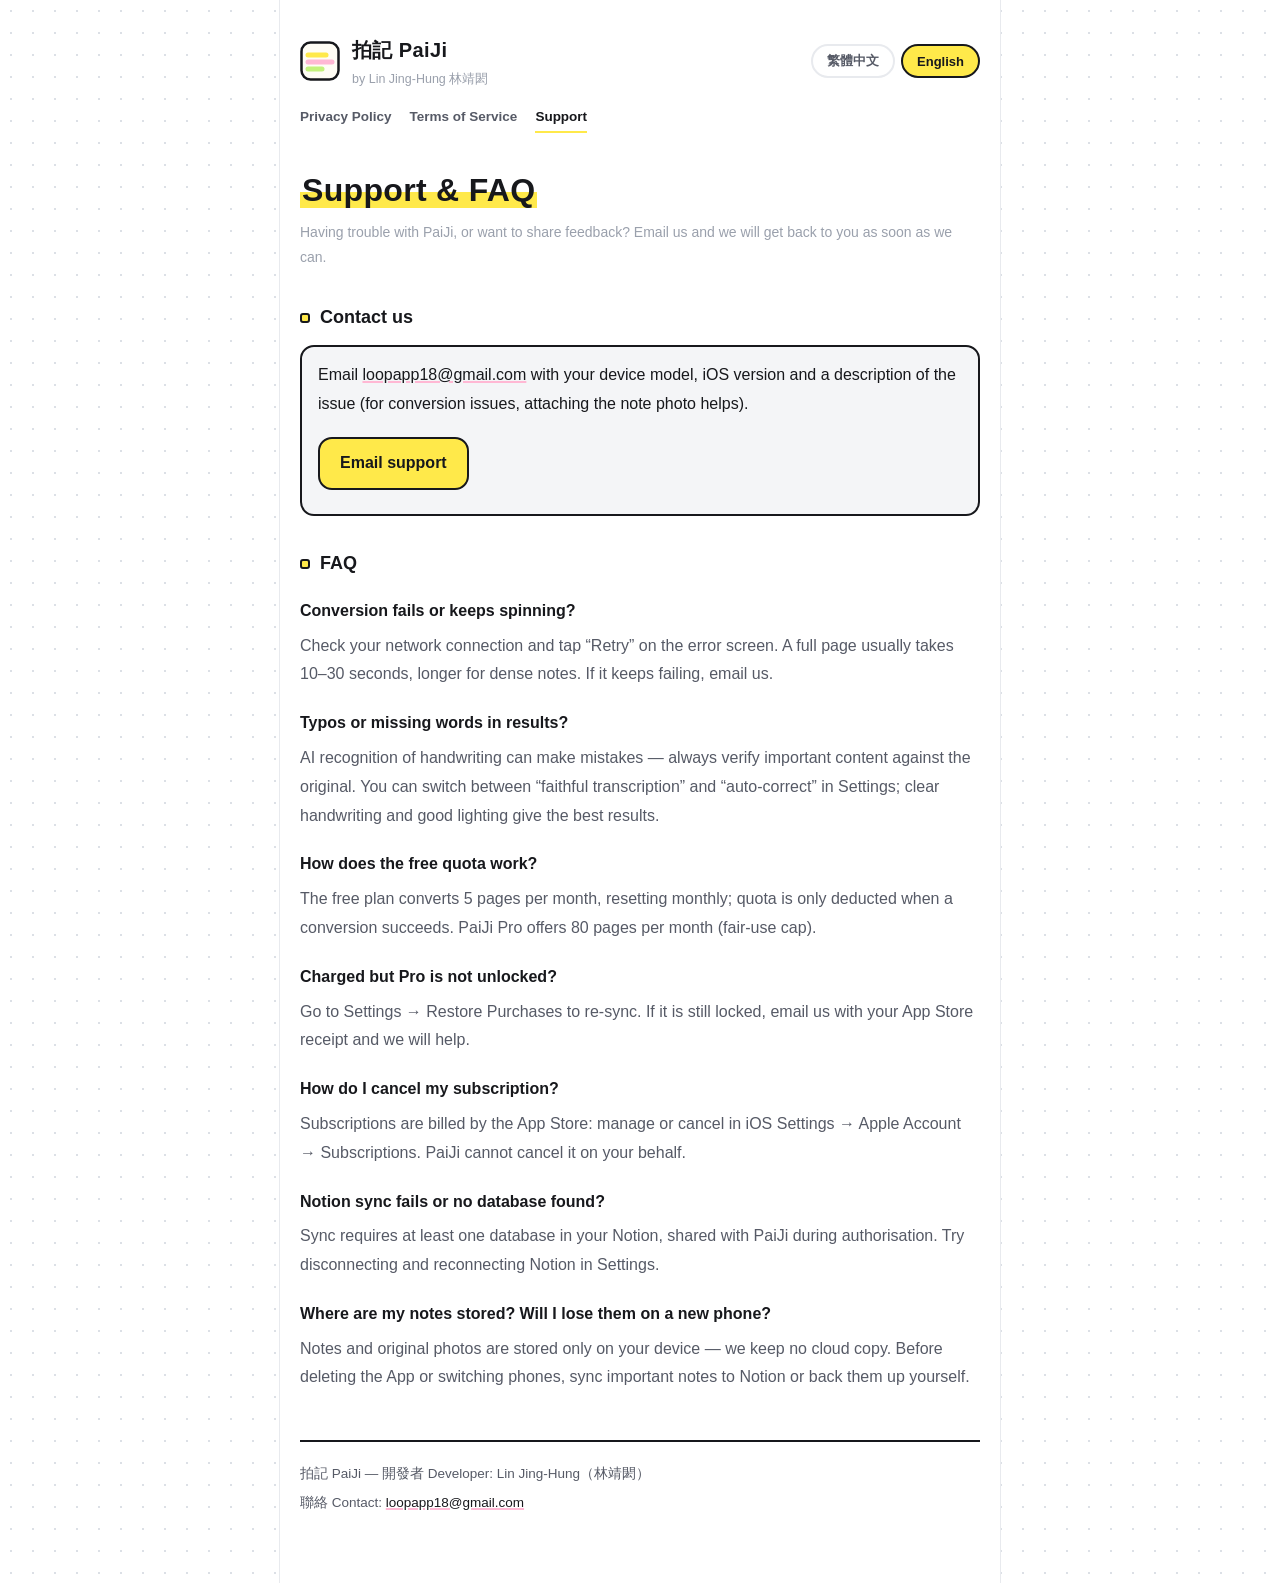
<file: paiji/support.html>
<!DOCTYPE html>
<html lang="zh-Hant">
<head>
<meta charset="UTF-8">
<meta name="viewport" content="width=device-width, initial-scale=1.0">
<title>拍記 PaiJi — 支援 / Support</title>
<style>
  :root{
    --bg:#FFFFFF; --sunken:#F4F5F7;
    --ink:#17181C; --muted:#565A66; --faint:#9AA0AC; --line:#E8EAEE;
    --hl-yellow:#FFE94A; --hl-pink:#FFB8D4; --hl-green:#C4F27D;
    --dot:#DCE0E6; --radius:14px;
  }
  *{box-sizing:border-box;margin:0;padding:0}
  html{scroll-behavior:smooth}
  @media (prefers-reduced-motion:reduce){html{scroll-behavior:auto}}
  body{
    background:var(--bg);
    background-image:radial-gradient(var(--dot) 1.1px, transparent 1.1px);
    background-size:22px 22px;
    color:var(--ink);
    font-family:-apple-system,BlinkMacSystemFont,"Segoe UI","Noto Sans TC","PingFang TC","Hiragino Sans",Roboto,sans-serif;
    line-height:1.8; font-size:16px;
  }
  .wrap{max-width:720px;margin:0 auto;padding:32px 20px 64px;background:var(--bg);
    box-shadow:0 0 0 1px var(--line);min-height:100vh}
  header.site{display:flex;align-items:center;justify-content:space-between;gap:16px;margin-bottom:8px;flex-wrap:wrap}
  .brand{display:flex;align-items:center;gap:12px}
  .brand a{display:flex;align-items:center;gap:12px;text-decoration:none;color:inherit}
  .brand svg{display:block}
  .brand .name{font-weight:800;font-size:20px;letter-spacing:.02em}
  .brand .by{font-size:12.5px;color:var(--faint)}
  .lang{display:flex;gap:6px}
  .lang button{
    background:var(--bg);color:var(--muted);border:2px solid var(--line);
    border-radius:999px;padding:6px 14px;font-size:13px;cursor:pointer;font-family:inherit;font-weight:600;
  }
  .lang button[aria-pressed="true"]{background:var(--hl-yellow);color:var(--ink);border-color:var(--ink)}
  .lang button:focus-visible{outline:2px solid var(--ink);outline-offset:2px}
  nav.docs{display:flex;gap:18px;margin:14px 0 36px;font-size:13.5px;flex-wrap:wrap}
  nav.docs a{color:var(--muted);text-decoration:none;border-bottom:2px solid transparent;padding-bottom:2px;font-weight:600}
  nav.docs a:hover{color:var(--ink)}
  nav.docs a[aria-current="page"]{color:var(--ink);border-bottom-color:var(--hl-yellow)}
  h1{font-size:clamp(25px,5vw,32px);line-height:1.35;margin-bottom:8px;letter-spacing:.01em}
  h1 mark{background:linear-gradient(transparent 55%, var(--hl-yellow) 55%);color:inherit;padding:0 2px}
  .lede{color:var(--faint);font-size:14px;margin-bottom:28px}
  h2{font-size:18px;margin:34px 0 12px;display:flex;align-items:flex-start;gap:10px;line-height:1.5}
  h2 .tick{width:10px;height:10px;border-radius:3px;background:var(--hl-yellow);border:2px solid var(--ink);flex:none;margin-top:.5em}
  p{margin-bottom:12px}
  .callout{background:var(--sunken);border:2px solid var(--ink);border-radius:var(--radius);padding:14px 16px;margin:14px 0}
  .btn{
    display:inline-block;background:var(--hl-yellow);color:var(--ink);border:2px solid var(--ink);
    border-radius:var(--radius);padding:10px 20px;font-weight:700;text-decoration:none;margin:6px 0 10px;
  }
  dl.faq dt{font-weight:700;margin-top:20px}
  dl.faq dd{margin:6px 0 0;color:var(--muted)}
  a{color:var(--ink);text-decoration-color:var(--hl-pink);text-decoration-thickness:2px}
  .btn{text-decoration:none}
  footer{margin-top:48px;padding-top:20px;border-top:2.5px solid var(--ink);color:var(--muted);font-size:13.5px}
  footer p{margin-bottom:4px}
  section.i18n[hidden]{display:none}
</style>
</head>
<body>
<div class="wrap">

  <header class="site">
    <div class="brand">
      <a href="./" aria-label="PaiJi">
        <svg width="40" height="40" viewBox="0 0 40 40" role="img" aria-label="拍記 PaiJi">
          <rect x="1.5" y="1.5" width="37" height="37" rx="9" fill="#FFFDF5" stroke="#17181C" stroke-width="2.5"/>
          <path d="M8 14 h18" stroke="#FFE94A" stroke-width="5" stroke-linecap="round"/>
          <path d="M8 21 h24" stroke="#FFB8D4" stroke-width="5" stroke-linecap="round"/>
          <path d="M8 28 h14" stroke="#C4F27D" stroke-width="5" stroke-linecap="round"/>
        </svg>
        <div>
          <div class="name">拍記 PaiJi</div>
          <div class="by">by Lin Jing-Hung 林靖閎</div>
        </div>
      </a>
    </div>
    <nav class="lang" aria-label="Language">
      <button type="button" data-lang="zh" aria-pressed="true">繁體中文</button>
      <button type="button" data-lang="en" aria-pressed="false">English</button>
    </nav>
  </header>

<!-- ===================== 繁體中文 ===================== -->
<section class="i18n" id="sec-zh" lang="zh-Hant">
<nav class="docs" aria-label="Documents"><a href="privacy.html">隱私權政策</a><a href="terms.html">服務條款</a><a href="support.html" aria-current="page">支援</a></nav>
<h1><mark>支援與常見問題</mark></h1>
<p class="lede">使用拍記遇到問題，或有建議想告訴我們？歡迎來信，我們會盡快回覆。</p>

<h2><span class="tick" aria-hidden="true"></span><span>聯絡我們</span></h2>
<div class="callout">
<p>請寄信至 <a href="mailto:loopapp18@gmail.com">loopapp18@gmail.com</a>，說明你的裝置機型、iOS 版本與問題狀況（若是轉換問題，可附上該頁筆記的照片），方便我們排查。</p>
<a class="btn" href="mailto:loopapp18@gmail.com?subject=%E6%8B%8D%E8%A8%98%20PaiJi%20%E6%94%AF%E6%8F%B4">寄信聯絡支援</a>
</div>

<h2><span class="tick" aria-hidden="true"></span><span>常見問題</span></h2>
<dl class="faq">
<dt>轉換失敗或一直轉圈怎麼辦？</dt>
<dd>請先確認網路連線後，於錯誤畫面點「重試」。整頁筆記的轉換通常需要 10–30 秒，內容較多時會久一些。若持續失敗，歡迎來信回報。</dd>
<dt>轉換結果有錯字或漏字？</dt>
<dd>AI 辨識手寫字可能出錯，重要內容請對照原稿核對。可於設定切換「忠實保留／自動修正筆誤」兩種模式；字跡清晰、光線充足的照片辨識率最好。</dd>
<dt>免費額度怎麼計算？</dt>
<dd>免費方案每月可轉換 5 頁，每月自動重置；只有「轉換成功」才會扣減額度。拍記 Pro 為每月 80 頁（公平使用上限）。</dd>
<dt>訂閱扣款了但 Pro 沒有解鎖？</dt>
<dd>請到「設定 → 恢復購買」重新同步一次。若仍未解鎖，來信並附上 App Store 購買收據，我們協助排查。</dd>
<dt>如何取消訂閱？</dt>
<dd>訂閱由 App Store 代收代付：請至 iOS「設定 → Apple 帳戶 → 訂閱」管理或取消，拍記本身無法代為取消。</dd>
<dt>Notion 同步失敗或找不到資料庫？</dt>
<dd>同步需要你的 Notion 中先有至少一個資料庫（database），並在授權時把它分享給拍記。可在設定中中斷後重新連接 Notion 再試。</dd>
<dt>我的筆記存在哪裡？換手機會不見嗎？</dt>
<dd>筆記與原稿照片只儲存在你的手機本機，我們沒有雲端副本。刪除 App 或換手機前，請先把重要筆記同步到 Notion 或自行備份。</dd>
</dl>
</section>

<!-- ===================== English ===================== -->
<section class="i18n" id="sec-en" lang="en" hidden>
<nav class="docs" aria-label="Documents"><a href="privacy.html">Privacy Policy</a><a href="terms.html">Terms of Service</a><a href="support.html" aria-current="page">Support</a></nav>
<h1><mark>Support &amp; FAQ</mark></h1>
<p class="lede">Having trouble with PaiJi, or want to share feedback? Email us and we will get back to you as soon as we can.</p>

<h2><span class="tick" aria-hidden="true"></span><span>Contact us</span></h2>
<div class="callout">
<p>Email <a href="mailto:loopapp18@gmail.com">loopapp18@gmail.com</a> with your device model, iOS version and a description of the issue (for conversion issues, attaching the note photo helps).</p>
<a class="btn" href="mailto:loopapp18@gmail.com?subject=PaiJi%20Support">Email support</a>
</div>

<h2><span class="tick" aria-hidden="true"></span><span>FAQ</span></h2>
<dl class="faq">
<dt>Conversion fails or keeps spinning?</dt>
<dd>Check your network connection and tap “Retry” on the error screen. A full page usually takes 10–30 seconds, longer for dense notes. If it keeps failing, email us.</dd>
<dt>Typos or missing words in results?</dt>
<dd>AI recognition of handwriting can make mistakes — always verify important content against the original. You can switch between “faithful transcription” and “auto-correct” in Settings; clear handwriting and good lighting give the best results.</dd>
<dt>How does the free quota work?</dt>
<dd>The free plan converts 5 pages per month, resetting monthly; quota is only deducted when a conversion succeeds. PaiJi Pro offers 80 pages per month (fair-use cap).</dd>
<dt>Charged but Pro is not unlocked?</dt>
<dd>Go to Settings → Restore Purchases to re-sync. If it is still locked, email us with your App Store receipt and we will help.</dd>
<dt>How do I cancel my subscription?</dt>
<dd>Subscriptions are billed by the App Store: manage or cancel in iOS Settings → Apple Account → Subscriptions. PaiJi cannot cancel it on your behalf.</dd>
<dt>Notion sync fails or no database found?</dt>
<dd>Sync requires at least one database in your Notion, shared with PaiJi during authorisation. Try disconnecting and reconnecting Notion in Settings.</dd>
<dt>Where are my notes stored? Will I lose them on a new phone?</dt>
<dd>Notes and original photos are stored only on your device — we keep no cloud copy. Before deleting the App or switching phones, sync important notes to Notion or back them up yourself.</dd>
</dl>
</section>

  <footer>
    <p>拍記 PaiJi — 開發者 Developer: Lin Jing-Hung（林靖閎）</p>
    <p>聯絡 Contact: <a href="mailto:loopapp18@gmail.com">loopapp18@gmail.com</a></p>
  </footer>
</div>

<script>
(function(){
  var btns = document.querySelectorAll('.lang button');
  var secs = { zh: document.getElementById('sec-zh'), en: document.getElementById('sec-en') };
  function show(lang){
    Object.keys(secs).forEach(function(k){ secs[k].hidden = (k !== lang); });
    btns.forEach(function(b){ b.setAttribute('aria-pressed', String(b.dataset.lang === lang)); });
    document.documentElement.lang = lang === 'zh' ? 'zh-Hant' : lang;
  }
  btns.forEach(function(b){ b.addEventListener('click', function(){ show(b.dataset.lang); }); });
  var nav = (navigator.language || 'zh').toLowerCase();
  if (nav.indexOf('zh') === 0) show('zh'); else show('en');
})();
</script>

</body>
</html>
</file>
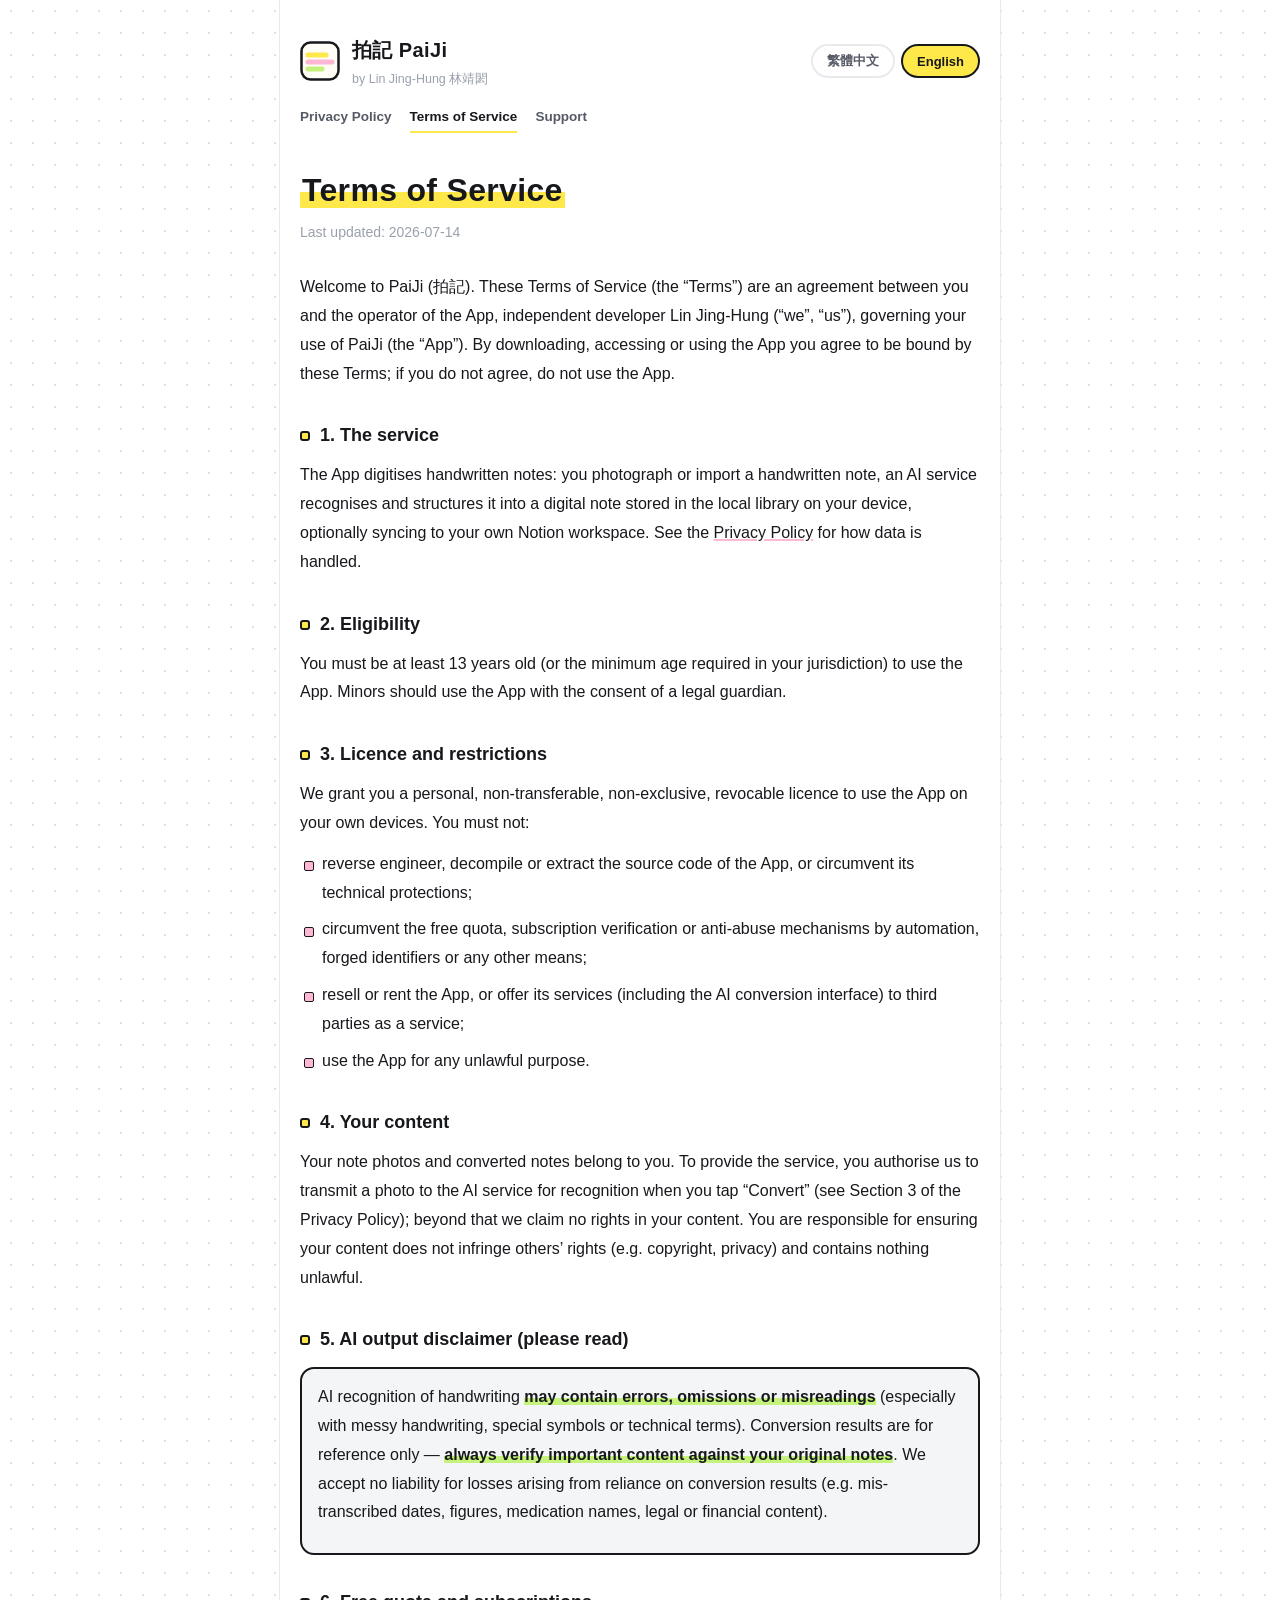
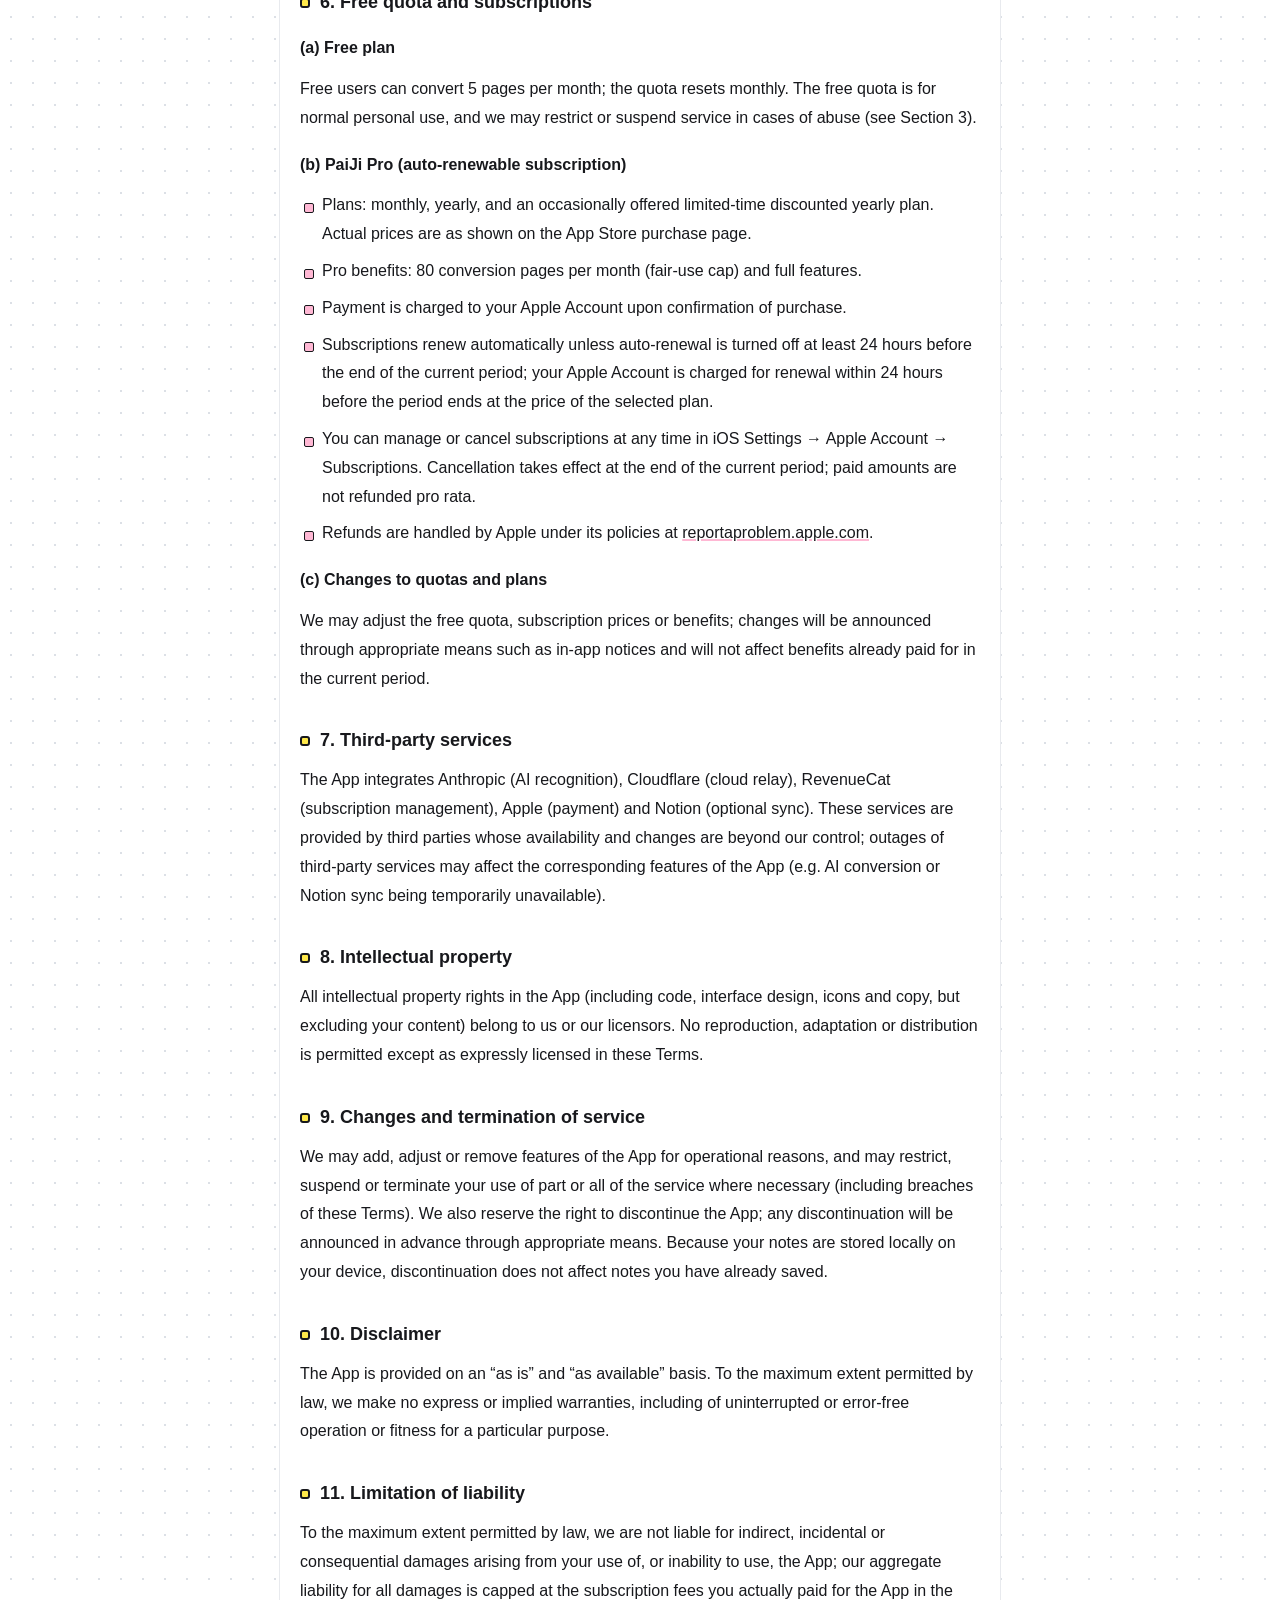
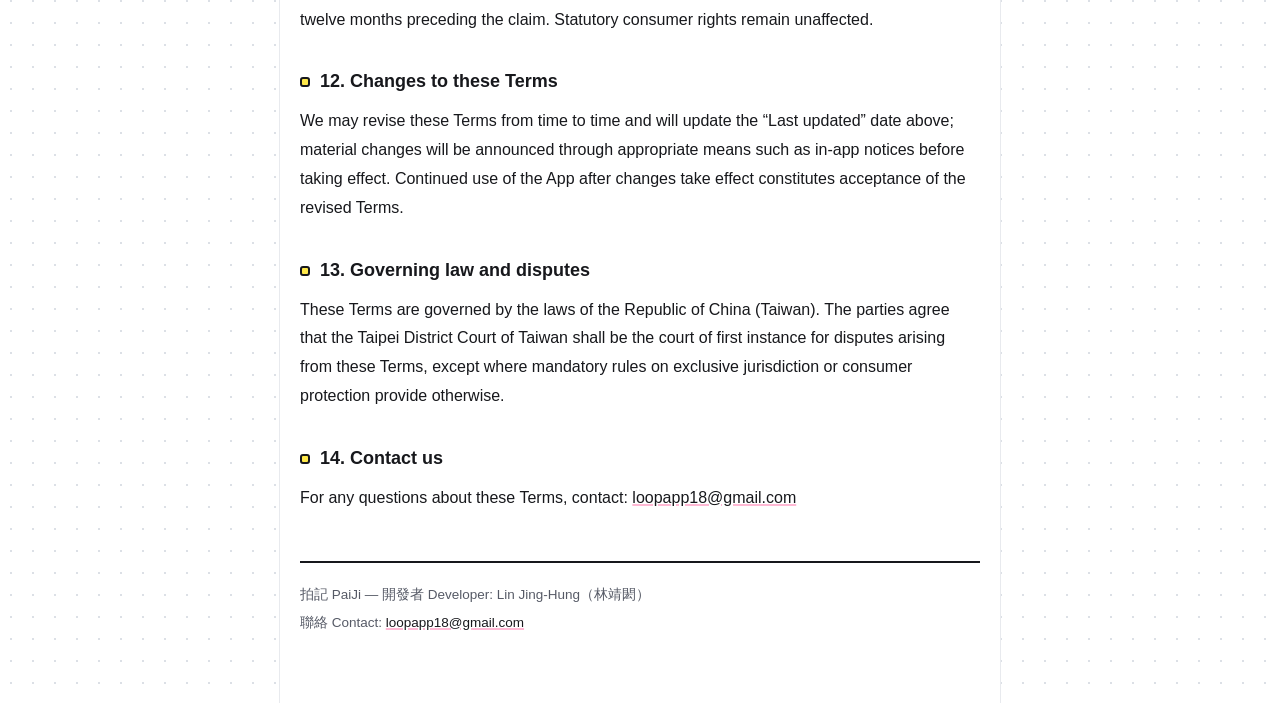
<file: paiji/terms.html>
<!DOCTYPE html>
<html lang="zh-Hant">
<head>
<meta charset="UTF-8">
<meta name="viewport" content="width=device-width, initial-scale=1.0">
<title>拍記 PaiJi — 服務條款 / Terms of Service</title>
<style>
  :root{
    --bg:#FFFFFF; --sunken:#F4F5F7;
    --ink:#17181C; --muted:#565A66; --faint:#9AA0AC; --line:#E8EAEE;
    --hl-yellow:#FFE94A; --hl-pink:#FFB8D4; --hl-green:#C4F27D;
    --dot:#DCE0E6; --radius:14px;
  }
  *{box-sizing:border-box;margin:0;padding:0}
  html{scroll-behavior:smooth}
  @media (prefers-reduced-motion:reduce){html{scroll-behavior:auto}}
  body{
    background:var(--bg);
    background-image:radial-gradient(var(--dot) 1.1px, transparent 1.1px);
    background-size:22px 22px;
    color:var(--ink);
    font-family:-apple-system,BlinkMacSystemFont,"Segoe UI","Noto Sans TC","PingFang TC","Hiragino Sans",Roboto,sans-serif;
    line-height:1.8; font-size:16px;
  }
  .wrap{max-width:720px;margin:0 auto;padding:32px 20px 64px;background:var(--bg);
    box-shadow:0 0 0 1px var(--line);min-height:100vh}
  header.site{display:flex;align-items:center;justify-content:space-between;gap:16px;margin-bottom:8px;flex-wrap:wrap}
  .brand{display:flex;align-items:center;gap:12px}
  .brand a{display:flex;align-items:center;gap:12px;text-decoration:none;color:inherit}
  .brand svg{display:block}
  .brand .name{font-weight:800;font-size:20px;letter-spacing:.02em}
  .brand .by{font-size:12.5px;color:var(--faint)}
  .lang{display:flex;gap:6px}
  .lang button{
    background:var(--bg);color:var(--muted);border:2px solid var(--line);
    border-radius:999px;padding:6px 14px;font-size:13px;cursor:pointer;font-family:inherit;font-weight:600;
  }
  .lang button[aria-pressed="true"]{background:var(--hl-yellow);color:var(--ink);border-color:var(--ink)}
  .lang button:focus-visible{outline:2px solid var(--ink);outline-offset:2px}
  nav.docs{display:flex;gap:18px;margin:14px 0 36px;font-size:13.5px;flex-wrap:wrap}
  nav.docs a{color:var(--muted);text-decoration:none;border-bottom:2px solid transparent;padding-bottom:2px;font-weight:600}
  nav.docs a:hover{color:var(--ink)}
  nav.docs a[aria-current="page"]{color:var(--ink);border-bottom-color:var(--hl-yellow)}
  h1{font-size:clamp(25px,5vw,32px);line-height:1.35;margin-bottom:8px;letter-spacing:.01em}
  h1 mark{background:linear-gradient(transparent 55%, var(--hl-yellow) 55%);color:inherit;padding:0 2px}
  .lede{color:var(--faint);font-size:14px;margin-bottom:28px}
  h2{font-size:18px;margin:34px 0 12px;display:flex;align-items:flex-start;gap:10px;line-height:1.5}
  h2 .tick{width:10px;height:10px;border-radius:3px;background:var(--hl-yellow);border:2px solid var(--ink);flex:none;margin-top:.5em}
  p{margin-bottom:12px}
  p.sub{font-weight:700;margin-top:18px}
  .callout{background:var(--sunken);border:2px solid var(--ink);border-radius:var(--radius);padding:14px 16px;margin:14px 0}
  .callout strong{background:linear-gradient(transparent 60%, var(--hl-green) 60%)}
  ul.plain{list-style:none;margin:4px 0 14px}
  ul.plain li{padding-left:22px;position:relative;margin-bottom:8px}
  ul.plain li::before{content:"";position:absolute;left:4px;top:.72em;width:8px;height:8px;border-radius:2px;background:var(--hl-pink);border:1.5px solid var(--ink)}
  ul.plain ul{list-style:none;margin-top:8px}
  ul.plain ul li{padding-left:20px;margin-bottom:6px}
  ul.plain ul li::before{width:6px;height:6px;background:var(--sunken);border:1.5px solid var(--faint)}
  a{color:var(--ink);text-decoration-color:var(--hl-pink);text-decoration-thickness:2px}
  footer{margin-top:48px;padding-top:20px;border-top:2.5px solid var(--ink);color:var(--muted);font-size:13.5px}
  footer p{margin-bottom:4px}
  section.i18n[hidden]{display:none}
</style>
</head>
<body>
<div class="wrap">

  <header class="site">
    <div class="brand">
      <a href="./" aria-label="PaiJi">
        <svg width="40" height="40" viewBox="0 0 40 40" role="img" aria-label="拍記 PaiJi">
          <rect x="1.5" y="1.5" width="37" height="37" rx="9" fill="#FFFDF5" stroke="#17181C" stroke-width="2.5"/>
          <path d="M8 14 h18" stroke="#FFE94A" stroke-width="5" stroke-linecap="round"/>
          <path d="M8 21 h24" stroke="#FFB8D4" stroke-width="5" stroke-linecap="round"/>
          <path d="M8 28 h14" stroke="#C4F27D" stroke-width="5" stroke-linecap="round"/>
        </svg>
        <div>
          <div class="name">拍記 PaiJi</div>
          <div class="by">by Lin Jing-Hung 林靖閎</div>
        </div>
      </a>
    </div>
    <nav class="lang" aria-label="Language">
      <button type="button" data-lang="zh" aria-pressed="true">繁體中文</button>
      <button type="button" data-lang="en" aria-pressed="false">English</button>
    </nav>
  </header>

<!-- ===================== 繁體中文 ===================== -->
<section class="i18n" id="sec-zh" lang="zh-Hant">
<nav class="docs" aria-label="Documents"><a href="privacy.html">隱私權政策</a><a href="terms.html" aria-current="page">服務條款</a><a href="support.html">支援</a></nav>
<h1><mark>服務條款</mark></h1>
<p class="lede">最終更新 / Last updated: 2026-07-14</p>
<p>歡迎使用拍記 PaiJi。本服務條款（以下稱「本條款」）是你與本 App 營運者——個人開發者林靖閎（以下稱「我們」）——之間的協議，規範你對拍記 PaiJi（以下稱「本 App」）的使用。當你下載、存取或使用本 App，即表示你同意受本條款約束；若不同意，請勿使用本 App。</p>

<h2><span class="tick" aria-hidden="true"></span><span>1. 服務說明</span></h2>
<p>本 App 提供手寫筆記數位化服務：你拍攝或匯入手寫筆記照片，由 AI 服務辨識並整理為結構化的數位筆記，儲存於你裝置本機的筆記庫，並可選擇同步至你自己的 Notion 工作區。資料的處理方式詳見<a href="privacy.html">隱私權政策</a>。</p>

<h2><span class="tick" aria-hidden="true"></span><span>2. 使用資格</span></h2>
<p>你須年滿 13 歲（或你所在地區法律規定的最低年齡）方可使用本 App。未成年人使用本 App 應經法定代理人同意。</p>

<h2><span class="tick" aria-hidden="true"></span><span>3. 使用授權與限制</span></h2>
<p>我們授予你一項個人、不可轉讓、非專屬、可撤回的授權，供你於自有裝置上使用本 App。你不得：</p>
<ul class="plain">
<li>對本 App 進行逆向工程、反編譯、提取原始碼，或規避其技術保護措施；</li>
<li>以自動化程式、偽造識別碼或其他方式規避免費額度、訂閱驗證或防濫用機制；</li>
<li>轉售、出租本 App 或將其服務（含 AI 轉換介面）提供予第三方作為服務使用；</li>
<li>將本 App 用於任何違法目的。</li>
</ul>

<h2><span class="tick" aria-hidden="true"></span><span>4. 你的內容</span></h2>
<p>你的筆記照片與轉換後的筆記內容都屬於你。為提供服務，你授權我們在你按下「轉換」時，將該照片傳送至 AI 服務進行辨識（詳見隱私權政策第 3 節）；除此之外我們不對你的內容主張任何權利。你應確保你上傳的內容不侵害他人權利（例如著作權、隱私）且不含違法內容。</p>

<h2><span class="tick" aria-hidden="true"></span><span>5. AI 轉換結果聲明（請務必閱讀）</span></h2>
<div class="callout">
<p>AI 辨識手寫文字<strong>可能發生錯誤、遺漏或誤判</strong>（尤其是潦草字跡、特殊符號、專業術語）。轉換結果僅供參考，<strong>重要內容請務必對照原稿自行核對</strong>。對於因依賴轉換結果而生的任何損失（例如抄錄錯誤的日期、數字、藥品名、法律或財務內容），我們不承擔責任。</p>
</div>

<h2><span class="tick" aria-hidden="true"></span><span>6. 免費額度與訂閱</span></h2>
<p class="sub">（a）免費方案</p>
<p>免費使用者每月可轉換 5 頁筆記，額度於每月重置。免費額度供正常個人使用，我們得對濫用行為（見第 3 條）限制或停止服務。</p>
<p class="sub">（b）拍記 Pro（自動續訂訂閱）</p>
<ul class="plain">
<li>訂閱方案：月訂閱、年訂閱與不定期提供的限時優惠年訂閱。實際價格以 App Store 購買頁面顯示為準。</li>
<li>Pro 權益：每月 80 頁轉換額度（公平使用上限）及完整功能。</li>
<li>付款將於確認購買時自你的 Apple 帳戶收取。</li>
<li>訂閱將自動續訂，除非你在當期結束前至少 24 小時關閉自動續訂；系統將於當期結束前 24 小時內按所選方案價格自你的 Apple 帳戶扣款。</li>
<li>你可隨時於 iOS「設定 → Apple 帳戶 → 訂閱」管理或取消訂閱；取消於當期結束後生效，已付款項不予按比例退還。</li>
<li>退款由 Apple 依其政策處理，請至 <a href="https://reportaproblem.apple.com" rel="noopener">reportaproblem.apple.com</a> 申請。</li>
</ul>
<p class="sub">（c）額度與方案變更</p>
<p>我們可能調整免費額度、訂閱價格或權益內容；調整將透過 App 內公告等適當方式告知，且不影響你已付費的當期權益。</p>

<h2><span class="tick" aria-hidden="true"></span><span>7. 第三方服務</span></h2>
<p>本 App 整合 Anthropic（AI 辨識）、Cloudflare（雲端中繼）、RevenueCat（訂閱管理）、Apple（付款）及 Notion（選用同步）。該等服務由第三方提供，其可用性與內容變更非我們所能控制；第三方服務中斷可能影響本 App 對應功能（例如 AI 轉換或 Notion 同步暫時無法使用）。</p>

<h2><span class="tick" aria-hidden="true"></span><span>8. 智慧財產權</span></h2>
<p>本 App（含程式、介面設計、圖示、文案，但不含你的內容）之一切智慧財產權屬於我們或授權人所有。除本條款明示授權外，不得重製、改作或散布。</p>

<h2><span class="tick" aria-hidden="true"></span><span>9. 服務變更與中止</span></h2>
<p>我們得基於營運需要新增、調整或移除本 App 之功能，或於必要時（含違反本條款）限制、暫停或終止你對部分或全部服務之使用。我們亦保留終止本 App 營運之權利；若終止營運，將提前以適當方式公告。由於你的筆記皆儲存於裝置本機，服務終止不影響你已儲存的筆記。</p>

<h2><span class="tick" aria-hidden="true"></span><span>10. 免責聲明</span></h2>
<p>本 App 依「現狀」及「現有」基礎提供。在法律允許的最大範圍內，我們不就本 App 之不中斷、無錯誤、符合特定目的等作出任何明示或默示保證。</p>

<h2><span class="tick" aria-hidden="true"></span><span>11. 責任限制</span></h2>
<p>在法律允許的最大範圍內，我們對因使用或無法使用本 App 所生之間接、附隨、衍生性損害不負賠償責任；就一切損害之累計賠償總額，以你於請求發生前十二個月內實際支付予本 App 之訂閱費用為上限。消費者依法享有之權利不受本條影響。</p>

<h2><span class="tick" aria-hidden="true"></span><span>12. 條款變更</span></h2>
<p>我們可能不時修訂本條款，並更新頁面上方的「最終更新」日期；重大變更將以 App 內通知等適當方式於生效前告知。變更生效後你繼續使用本 App，即視為同意修訂後的條款。</p>

<h2><span class="tick" aria-hidden="true"></span><span>13. 準據法與爭議解決</span></h2>
<p>本條款以中華民國（台灣）法律為準據法。因本條款所生之爭議，雙方同意以台灣台北地方法院為第一審管轄法院；但法律有專屬管轄或消費者保護之強制規定者，從其規定。</p>

<h2><span class="tick" aria-hidden="true"></span><span>14. 聯絡我們</span></h2>
<p>對本條款有任何疑問，請聯絡：<a href="mailto:loopapp18@gmail.com">loopapp18@gmail.com</a></p>
</section>

<!-- ===================== English ===================== -->
<section class="i18n" id="sec-en" lang="en" hidden>
<nav class="docs" aria-label="Documents"><a href="privacy.html">Privacy Policy</a><a href="terms.html" aria-current="page">Terms of Service</a><a href="support.html">Support</a></nav>
<h1><mark>Terms of Service</mark></h1>
<p class="lede">Last updated: 2026-07-14</p>
<p>Welcome to PaiJi (拍記). These Terms of Service (the “Terms”) are an agreement between you and the operator of the App, independent developer Lin Jing-Hung (“we”, “us”), governing your use of PaiJi (the “App”). By downloading, accessing or using the App you agree to be bound by these Terms; if you do not agree, do not use the App.</p>

<h2><span class="tick" aria-hidden="true"></span><span>1. The service</span></h2>
<p>The App digitises handwritten notes: you photograph or import a handwritten note, an AI service recognises and structures it into a digital note stored in the local library on your device, optionally syncing to your own Notion workspace. See the <a href="privacy.html">Privacy Policy</a> for how data is handled.</p>

<h2><span class="tick" aria-hidden="true"></span><span>2. Eligibility</span></h2>
<p>You must be at least 13 years old (or the minimum age required in your jurisdiction) to use the App. Minors should use the App with the consent of a legal guardian.</p>

<h2><span class="tick" aria-hidden="true"></span><span>3. Licence and restrictions</span></h2>
<p>We grant you a personal, non-transferable, non-exclusive, revocable licence to use the App on your own devices. You must not:</p>
<ul class="plain">
<li>reverse engineer, decompile or extract the source code of the App, or circumvent its technical protections;</li>
<li>circumvent the free quota, subscription verification or anti-abuse mechanisms by automation, forged identifiers or any other means;</li>
<li>resell or rent the App, or offer its services (including the AI conversion interface) to third parties as a service;</li>
<li>use the App for any unlawful purpose.</li>
</ul>

<h2><span class="tick" aria-hidden="true"></span><span>4. Your content</span></h2>
<p>Your note photos and converted notes belong to you. To provide the service, you authorise us to transmit a photo to the AI service for recognition when you tap “Convert” (see Section 3 of the Privacy Policy); beyond that we claim no rights in your content. You are responsible for ensuring your content does not infringe others’ rights (e.g. copyright, privacy) and contains nothing unlawful.</p>

<h2><span class="tick" aria-hidden="true"></span><span>5. AI output disclaimer (please read)</span></h2>
<div class="callout">
<p>AI recognition of handwriting <strong>may contain errors, omissions or misreadings</strong> (especially with messy handwriting, special symbols or technical terms). Conversion results are for reference only — <strong>always verify important content against your original notes</strong>. We accept no liability for losses arising from reliance on conversion results (e.g. mis-transcribed dates, figures, medication names, legal or financial content).</p>
</div>

<h2><span class="tick" aria-hidden="true"></span><span>6. Free quota and subscriptions</span></h2>
<p class="sub">(a) Free plan</p>
<p>Free users can convert 5 pages per month; the quota resets monthly. The free quota is for normal personal use, and we may restrict or suspend service in cases of abuse (see Section 3).</p>
<p class="sub">(b) PaiJi Pro (auto-renewable subscription)</p>
<ul class="plain">
<li>Plans: monthly, yearly, and an occasionally offered limited-time discounted yearly plan. Actual prices are as shown on the App Store purchase page.</li>
<li>Pro benefits: 80 conversion pages per month (fair-use cap) and full features.</li>
<li>Payment is charged to your Apple Account upon confirmation of purchase.</li>
<li>Subscriptions renew automatically unless auto-renewal is turned off at least 24 hours before the end of the current period; your Apple Account is charged for renewal within 24 hours before the period ends at the price of the selected plan.</li>
<li>You can manage or cancel subscriptions at any time in iOS Settings → Apple Account → Subscriptions. Cancellation takes effect at the end of the current period; paid amounts are not refunded pro rata.</li>
<li>Refunds are handled by Apple under its policies at <a href="https://reportaproblem.apple.com" rel="noopener">reportaproblem.apple.com</a>.</li>
</ul>
<p class="sub">(c) Changes to quotas and plans</p>
<p>We may adjust the free quota, subscription prices or benefits; changes will be announced through appropriate means such as in-app notices and will not affect benefits already paid for in the current period.</p>

<h2><span class="tick" aria-hidden="true"></span><span>7. Third-party services</span></h2>
<p>The App integrates Anthropic (AI recognition), Cloudflare (cloud relay), RevenueCat (subscription management), Apple (payment) and Notion (optional sync). These services are provided by third parties whose availability and changes are beyond our control; outages of third-party services may affect the corresponding features of the App (e.g. AI conversion or Notion sync being temporarily unavailable).</p>

<h2><span class="tick" aria-hidden="true"></span><span>8. Intellectual property</span></h2>
<p>All intellectual property rights in the App (including code, interface design, icons and copy, but excluding your content) belong to us or our licensors. No reproduction, adaptation or distribution is permitted except as expressly licensed in these Terms.</p>

<h2><span class="tick" aria-hidden="true"></span><span>9. Changes and termination of service</span></h2>
<p>We may add, adjust or remove features of the App for operational reasons, and may restrict, suspend or terminate your use of part or all of the service where necessary (including breaches of these Terms). We also reserve the right to discontinue the App; any discontinuation will be announced in advance through appropriate means. Because your notes are stored locally on your device, discontinuation does not affect notes you have already saved.</p>

<h2><span class="tick" aria-hidden="true"></span><span>10. Disclaimer</span></h2>
<p>The App is provided on an “as is” and “as available” basis. To the maximum extent permitted by law, we make no express or implied warranties, including of uninterrupted or error-free operation or fitness for a particular purpose.</p>

<h2><span class="tick" aria-hidden="true"></span><span>11. Limitation of liability</span></h2>
<p>To the maximum extent permitted by law, we are not liable for indirect, incidental or consequential damages arising from your use of, or inability to use, the App; our aggregate liability for all damages is capped at the subscription fees you actually paid for the App in the twelve months preceding the claim. Statutory consumer rights remain unaffected.</p>

<h2><span class="tick" aria-hidden="true"></span><span>12. Changes to these Terms</span></h2>
<p>We may revise these Terms from time to time and will update the “Last updated” date above; material changes will be announced through appropriate means such as in-app notices before taking effect. Continued use of the App after changes take effect constitutes acceptance of the revised Terms.</p>

<h2><span class="tick" aria-hidden="true"></span><span>13. Governing law and disputes</span></h2>
<p>These Terms are governed by the laws of the Republic of China (Taiwan). The parties agree that the Taipei District Court of Taiwan shall be the court of first instance for disputes arising from these Terms, except where mandatory rules on exclusive jurisdiction or consumer protection provide otherwise.</p>

<h2><span class="tick" aria-hidden="true"></span><span>14. Contact us</span></h2>
<p>For any questions about these Terms, contact: <a href="mailto:loopapp18@gmail.com">loopapp18@gmail.com</a></p>
</section>

  <footer>
    <p>拍記 PaiJi — 開發者 Developer: Lin Jing-Hung（林靖閎）</p>
    <p>聯絡 Contact: <a href="mailto:loopapp18@gmail.com">loopapp18@gmail.com</a></p>
  </footer>
</div>

<script>
(function(){
  var btns = document.querySelectorAll('.lang button');
  var secs = { zh: document.getElementById('sec-zh'), en: document.getElementById('sec-en') };
  function show(lang){
    Object.keys(secs).forEach(function(k){ secs[k].hidden = (k !== lang); });
    btns.forEach(function(b){ b.setAttribute('aria-pressed', String(b.dataset.lang === lang)); });
    document.documentElement.lang = lang === 'zh' ? 'zh-Hant' : lang;
  }
  btns.forEach(function(b){ b.addEventListener('click', function(){ show(b.dataset.lang); }); });
  var nav = (navigator.language || 'zh').toLowerCase();
  if (nav.indexOf('zh') === 0) show('zh'); else show('en');
})();
</script>

</body>
</html>
</file>
<file: haoji/styles.css>
:root {
    color-scheme: light dark;
    --paper: #f5f3ee;
    --paper-raised: #fbfaf7;
    --ink: #17191c;
    --ink-secondary: #62676d;
    --navy: #17324a;
    --navy-soft: #dce5eb;
    --line: #d5d2cb;
    --focus: #286b9a;
    --shadow: 0 16px 48px rgb(23 25 28 / 8%);
    --radius-large: 28px;
    --radius-medium: 18px;
    --content-width: 1120px;
}

* {
    box-sizing: border-box;
}

html {
    scroll-behavior: smooth;
}

body {
    margin: 0;
    background:
        radial-gradient(circle at 88% 8%, rgb(23 50 74 / 8%), transparent 26rem),
        var(--paper);
    color: var(--ink);
    font-family: -apple-system, BlinkMacSystemFont, "SF Pro Text", "PingFang TC", "Noto Sans TC", sans-serif;
    font-size: 17px;
    line-height: 1.7;
    text-rendering: optimizeLegibility;
}

a {
    color: var(--navy);
    text-underline-offset: 0.2em;
    text-decoration-thickness: 1px;
}

a:hover {
    text-decoration-thickness: 2px;
}

:focus-visible {
    outline: 3px solid var(--focus);
    outline-offset: 4px;
    border-radius: 4px;
}

.skip-link {
    position: fixed;
    top: 12px;
    left: 12px;
    z-index: 20;
    padding: 10px 14px;
    border-radius: 10px;
    background: var(--ink);
    color: var(--paper-raised);
    transform: translateY(-180%);
}

.skip-link:focus {
    transform: translateY(0);
}

.site-header,
.site-footer,
main {
    width: min(calc(100% - 40px), var(--content-width));
    margin-inline: auto;
}

.site-header {
    display: flex;
    align-items: center;
    justify-content: space-between;
    gap: 24px;
    padding-block: 24px;
    border-bottom: 1px solid var(--line);
}

.brand {
    display: inline-flex;
    align-items: center;
    gap: 12px;
    color: var(--ink);
    font-size: 1.1rem;
    font-weight: 700;
    text-decoration: none;
}

.brand-mark {
    width: 42px;
    height: 42px;
    flex: none;
    color: var(--navy);
}

.site-nav ul {
    display: flex;
    flex-wrap: wrap;
    gap: 10px 24px;
    margin: 0;
    padding: 0;
    list-style: none;
}

.site-nav a {
    color: var(--ink-secondary);
    font-size: 0.94rem;
    font-weight: 600;
    text-decoration: none;
}

.site-nav a[aria-current="page"],
.site-nav a:hover {
    color: var(--navy);
}

main {
    padding-block: clamp(52px, 8vw, 104px);
}

.hero {
    display: grid;
    grid-template-columns: minmax(0, 1.2fr) minmax(280px, 0.8fr);
    align-items: center;
    gap: clamp(40px, 7vw, 96px);
    min-height: 58vh;
}

.eyebrow {
    margin: 0 0 12px;
    color: var(--navy);
    font-size: 0.8rem;
    font-weight: 700;
    letter-spacing: 0.14em;
    text-transform: uppercase;
}

h1,
h2,
h3 {
    margin-top: 0;
    line-height: 1.25;
    letter-spacing: -0.025em;
}

h1 {
    max-width: 12ch;
    margin-bottom: 22px;
    font-size: clamp(2.6rem, 7vw, 5.6rem);
    font-weight: 700;
}

h2 {
    margin-bottom: 20px;
    font-size: clamp(1.7rem, 3vw, 2.5rem);
}

h3 {
    margin-bottom: 8px;
    font-size: 1.1rem;
}

p {
    margin-top: 0;
}

.lede {
    max-width: 39rem;
    color: var(--ink-secondary);
    font-size: clamp(1.05rem, 2vw, 1.3rem);
}

.actions {
    display: flex;
    flex-wrap: wrap;
    gap: 12px;
    margin-top: 30px;
}

.button {
    display: inline-flex;
    min-height: 48px;
    align-items: center;
    justify-content: center;
    padding: 10px 20px;
    border: 1px solid var(--navy);
    border-radius: 999px;
    font-weight: 700;
    text-decoration: none;
}

.button-primary {
    background: var(--navy);
    color: #fff;
}

.button-secondary {
    background: transparent;
    color: var(--navy);
}

.ledger-preview {
    position: relative;
    overflow: hidden;
    padding: clamp(26px, 4vw, 42px);
    border: 1px solid var(--line);
    border-radius: var(--radius-large);
    background: var(--paper-raised);
    box-shadow: var(--shadow);
}

.ledger-preview::before {
    position: absolute;
    inset: -20% -30% auto 40%;
    height: 200px;
    border-radius: 50%;
    background: radial-gradient(circle, rgb(23 50 74 / 18%), transparent 68%);
    content: "";
}

.ledger-label,
.metric-label {
    color: var(--ink-secondary);
    font-size: 0.82rem;
}

.ledger-amount {
    margin-block: 8px 26px;
    font-size: clamp(2rem, 5vw, 3.2rem);
    font-variant-numeric: tabular-nums;
    font-weight: 650;
    letter-spacing: -0.04em;
}

.metric-grid {
    display: grid;
    grid-template-columns: repeat(2, 1fr);
    gap: 14px;
    padding-top: 20px;
    border-top: 1px solid var(--line);
}

.metric-value {
    display: block;
    font-variant-numeric: tabular-nums;
    font-weight: 650;
}

.section {
    padding-top: clamp(72px, 10vw, 124px);
}

.section-heading {
    max-width: 42rem;
    margin-bottom: 34px;
}

.section-heading p,
.card p,
.notice p,
.site-footer p {
    color: var(--ink-secondary);
}

.card-grid {
    display: grid;
    grid-template-columns: repeat(3, minmax(0, 1fr));
    gap: 16px;
}

.card {
    padding: 26px;
    border: 1px solid var(--line);
    border-radius: var(--radius-medium);
    background: rgb(251 250 247 / 72%);
}

.card-number {
    display: block;
    margin-bottom: 26px;
    color: var(--navy);
    font-size: 0.76rem;
    font-variant-numeric: tabular-nums;
    font-weight: 700;
    letter-spacing: 0.1em;
}

.notice {
    padding: clamp(28px, 5vw, 54px);
    border: 1px solid var(--line);
    border-radius: var(--radius-large);
    background: var(--navy-soft);
}

.notice > :last-child,
.card > :last-child {
    margin-bottom: 0;
}

.page-header {
    max-width: 760px;
    margin-bottom: clamp(48px, 8vw, 84px);
}

.page-header h1 {
    max-width: none;
    font-size: clamp(2.4rem, 6vw, 4.8rem);
}

.meta-line {
    color: var(--ink-secondary);
    font-size: 0.92rem;
}

.content-layout {
    display: grid;
    grid-template-columns: 220px minmax(0, 720px);
    align-items: start;
    gap: clamp(36px, 7vw, 88px);
}

.toc {
    position: sticky;
    top: 24px;
    padding: 18px;
    border-left: 2px solid var(--line);
}

.toc p {
    margin-bottom: 10px;
    font-size: 0.82rem;
    font-weight: 700;
}

.toc ul {
    margin: 0;
    padding: 0;
    list-style: none;
}

.toc li + li {
    margin-top: 6px;
}

.toc a {
    color: var(--ink-secondary);
    font-size: 0.9rem;
    text-decoration: none;
}

.prose section + section {
    padding-top: 52px;
}

.prose ul,
.prose ol {
    padding-left: 1.3em;
}

.prose li + li {
    margin-top: 10px;
}

.prose strong {
    font-weight: 700;
}

.faq-list {
    border-top: 1px solid var(--line);
}

.faq-list details {
    border-bottom: 1px solid var(--line);
}

.faq-list summary {
    min-height: 58px;
    padding-block: 17px;
    cursor: pointer;
    font-weight: 700;
}

.faq-list details > div {
    padding: 0 0 22px;
    color: var(--ink-secondary);
}

.faq-list details > div > :last-child {
    margin-bottom: 0;
}

.site-footer {
    display: flex;
    align-items: flex-start;
    justify-content: space-between;
    gap: 24px;
    padding-block: 34px 48px;
    border-top: 1px solid var(--line);
    font-size: 0.88rem;
}

.footer-links {
    display: flex;
    flex-wrap: wrap;
    gap: 12px 20px;
}

@media (prefers-color-scheme: dark) {
    :root {
        --paper: #0d1114;
        --paper-raised: #14191d;
        --ink: #f1f0ec;
        --ink-secondary: #adb3ba;
        --navy: #8db9d7;
        --navy-soft: #172b38;
        --line: #343b40;
        --focus: #a7d4f2;
        --shadow: 0 18px 56px rgb(0 0 0 / 28%);
    }

    body {
        background:
            radial-gradient(circle at 88% 8%, rgb(91 137 168 / 14%), transparent 26rem),
            var(--paper);
    }

    .card {
        background: rgb(20 25 29 / 76%);
    }

    .button-primary {
        color: #0d1114;
    }
}

@media (max-width: 820px) {
    .hero,
    .content-layout {
        grid-template-columns: 1fr;
    }

    .hero {
        min-height: auto;
    }

    .card-grid {
        grid-template-columns: repeat(2, minmax(0, 1fr));
    }

    .toc {
        position: static;
    }
}

@media (max-width: 600px) {
    .site-header,
    .site-footer {
        align-items: flex-start;
        flex-direction: column;
    }

    .site-header,
    .site-footer,
    main {
        width: min(calc(100% - 28px), var(--content-width));
    }

    .card-grid {
        grid-template-columns: 1fr;
    }

    .actions,
    .actions .button {
        width: 100%;
    }
}

@media (prefers-reduced-motion: reduce) {
    html {
        scroll-behavior: auto;
    }
}
</file>
